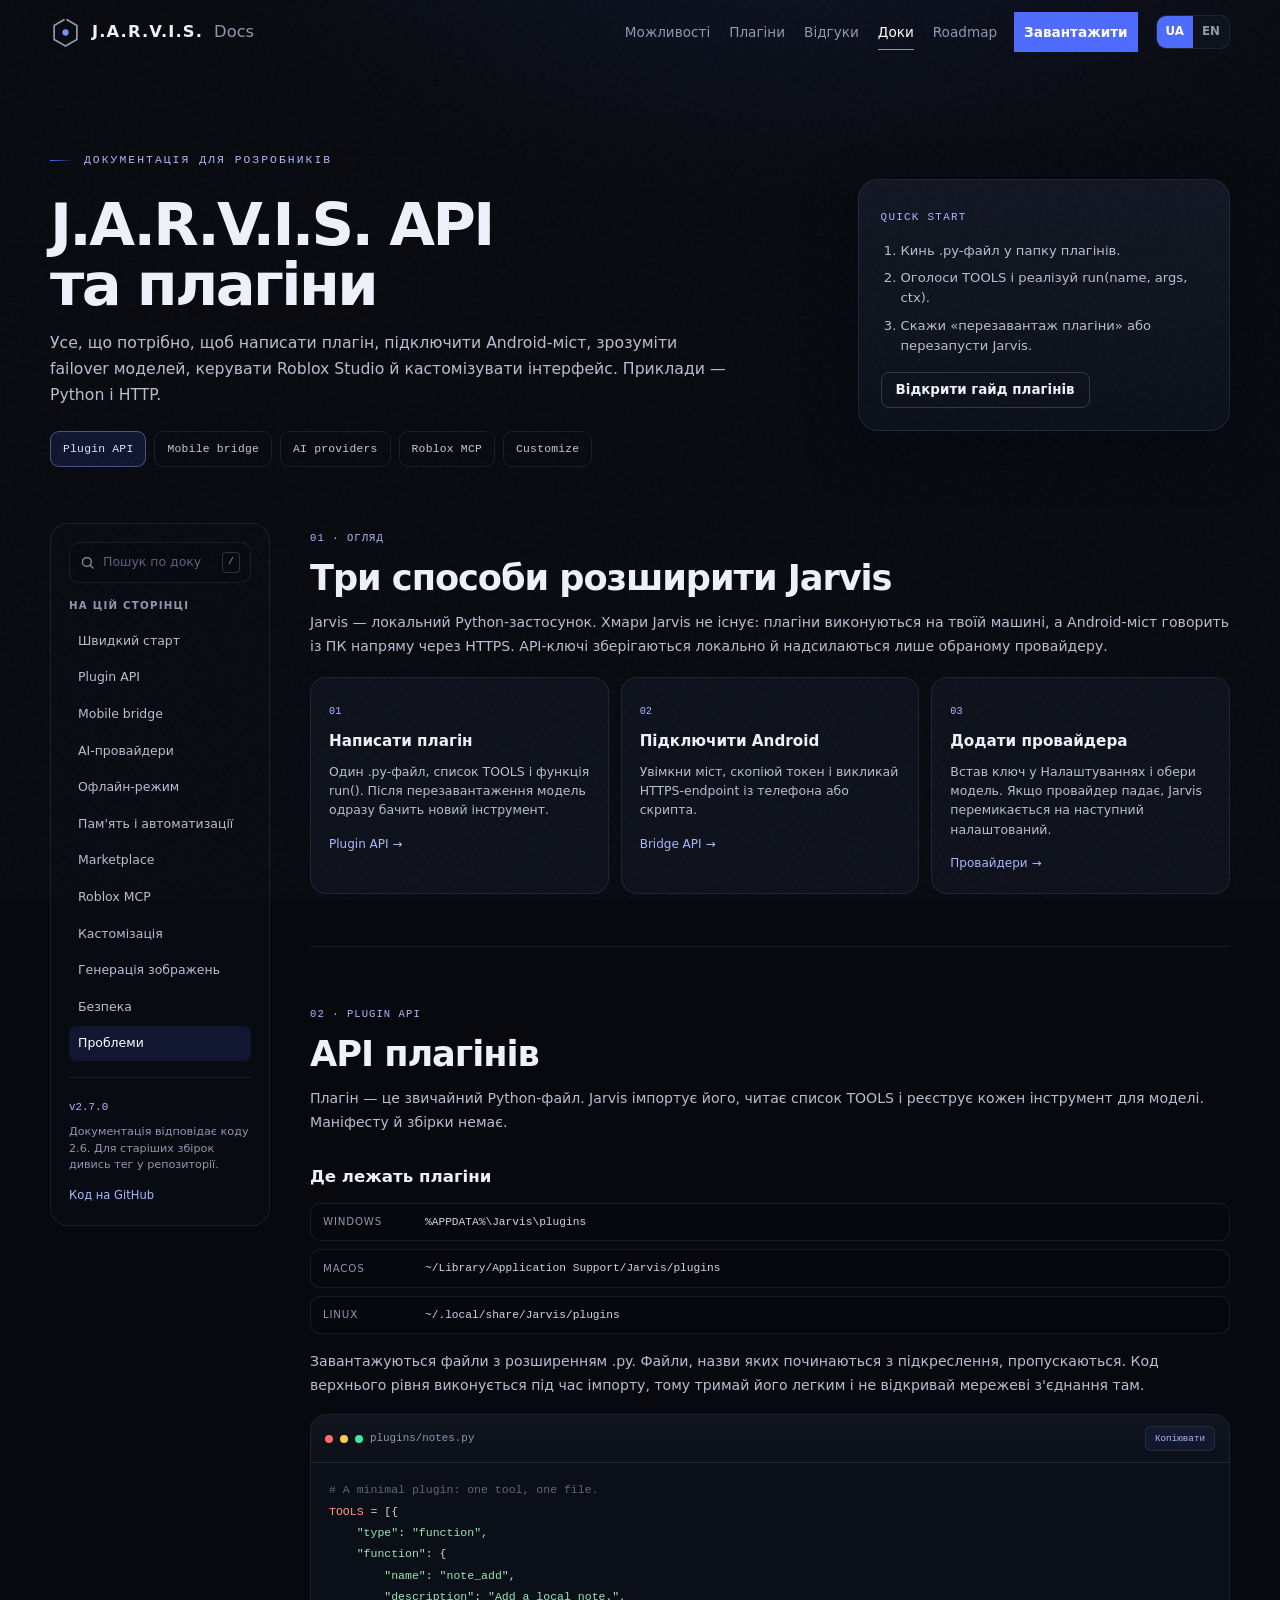
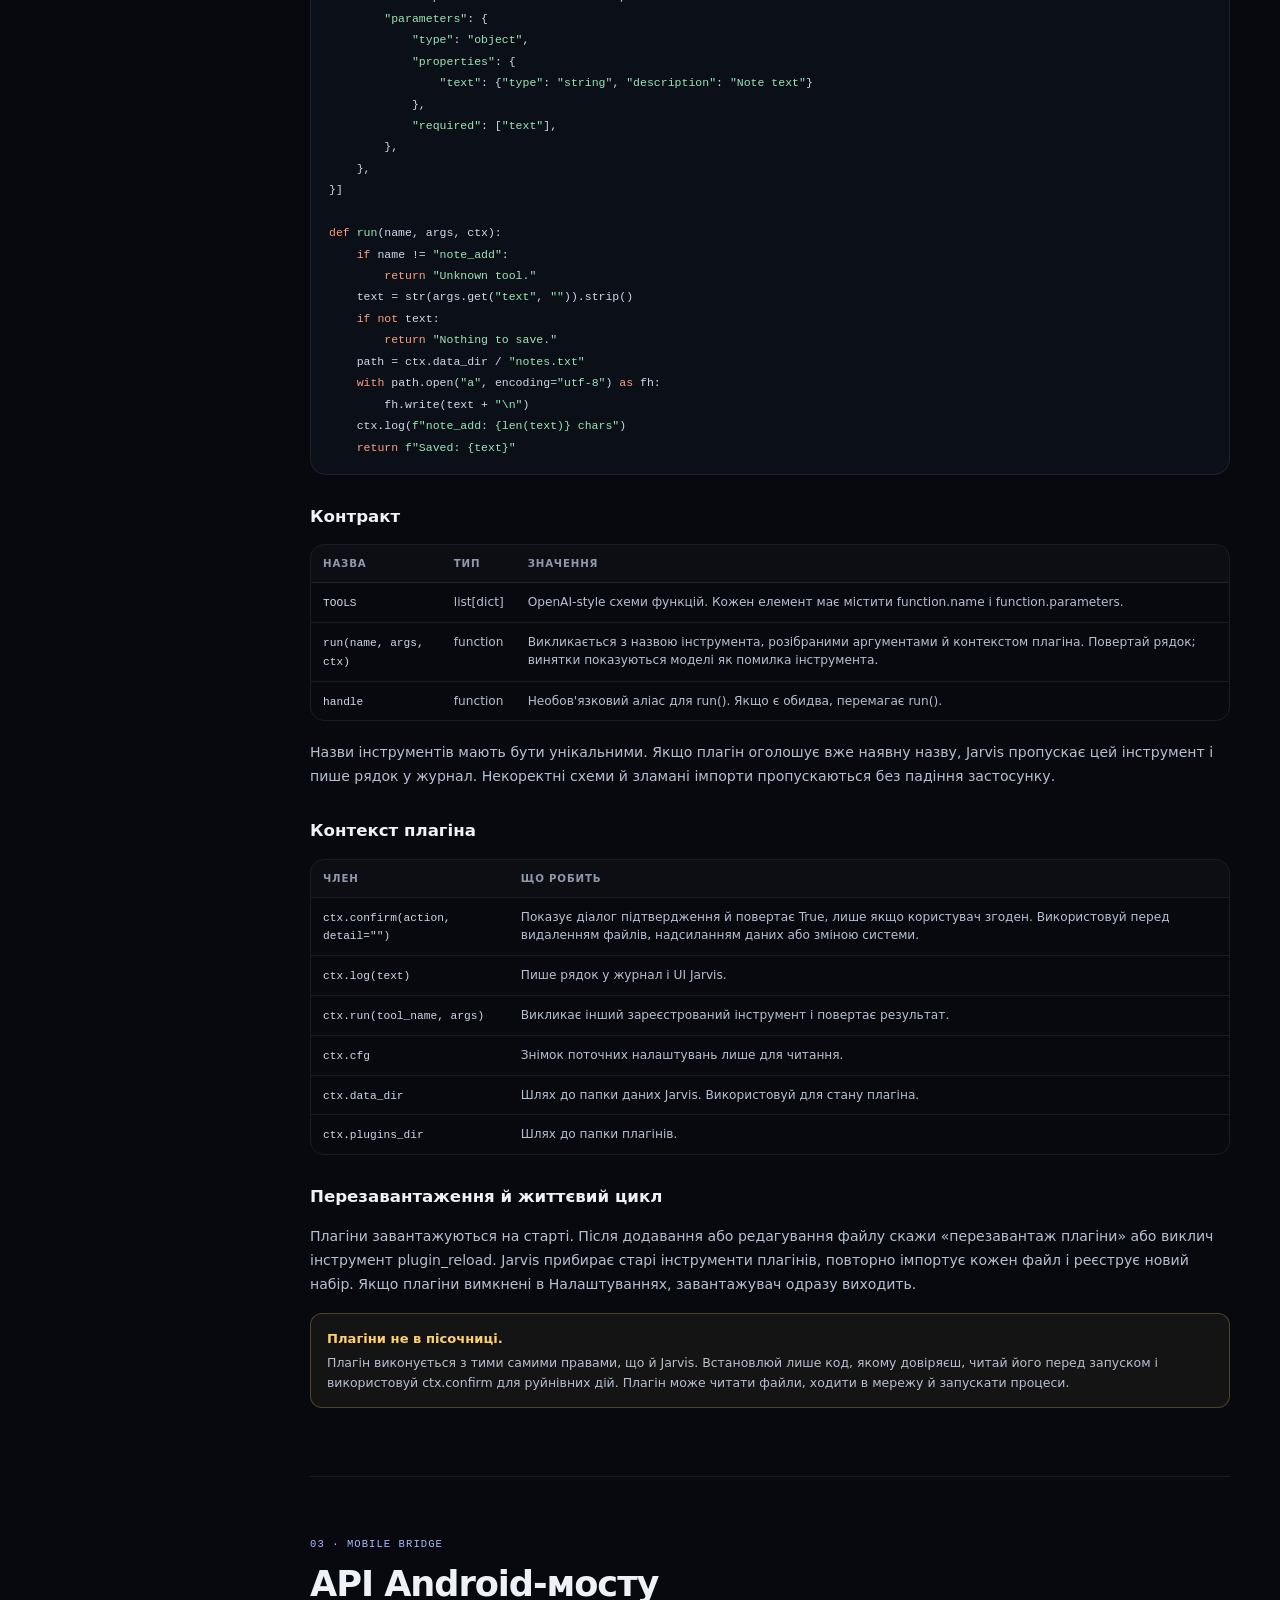
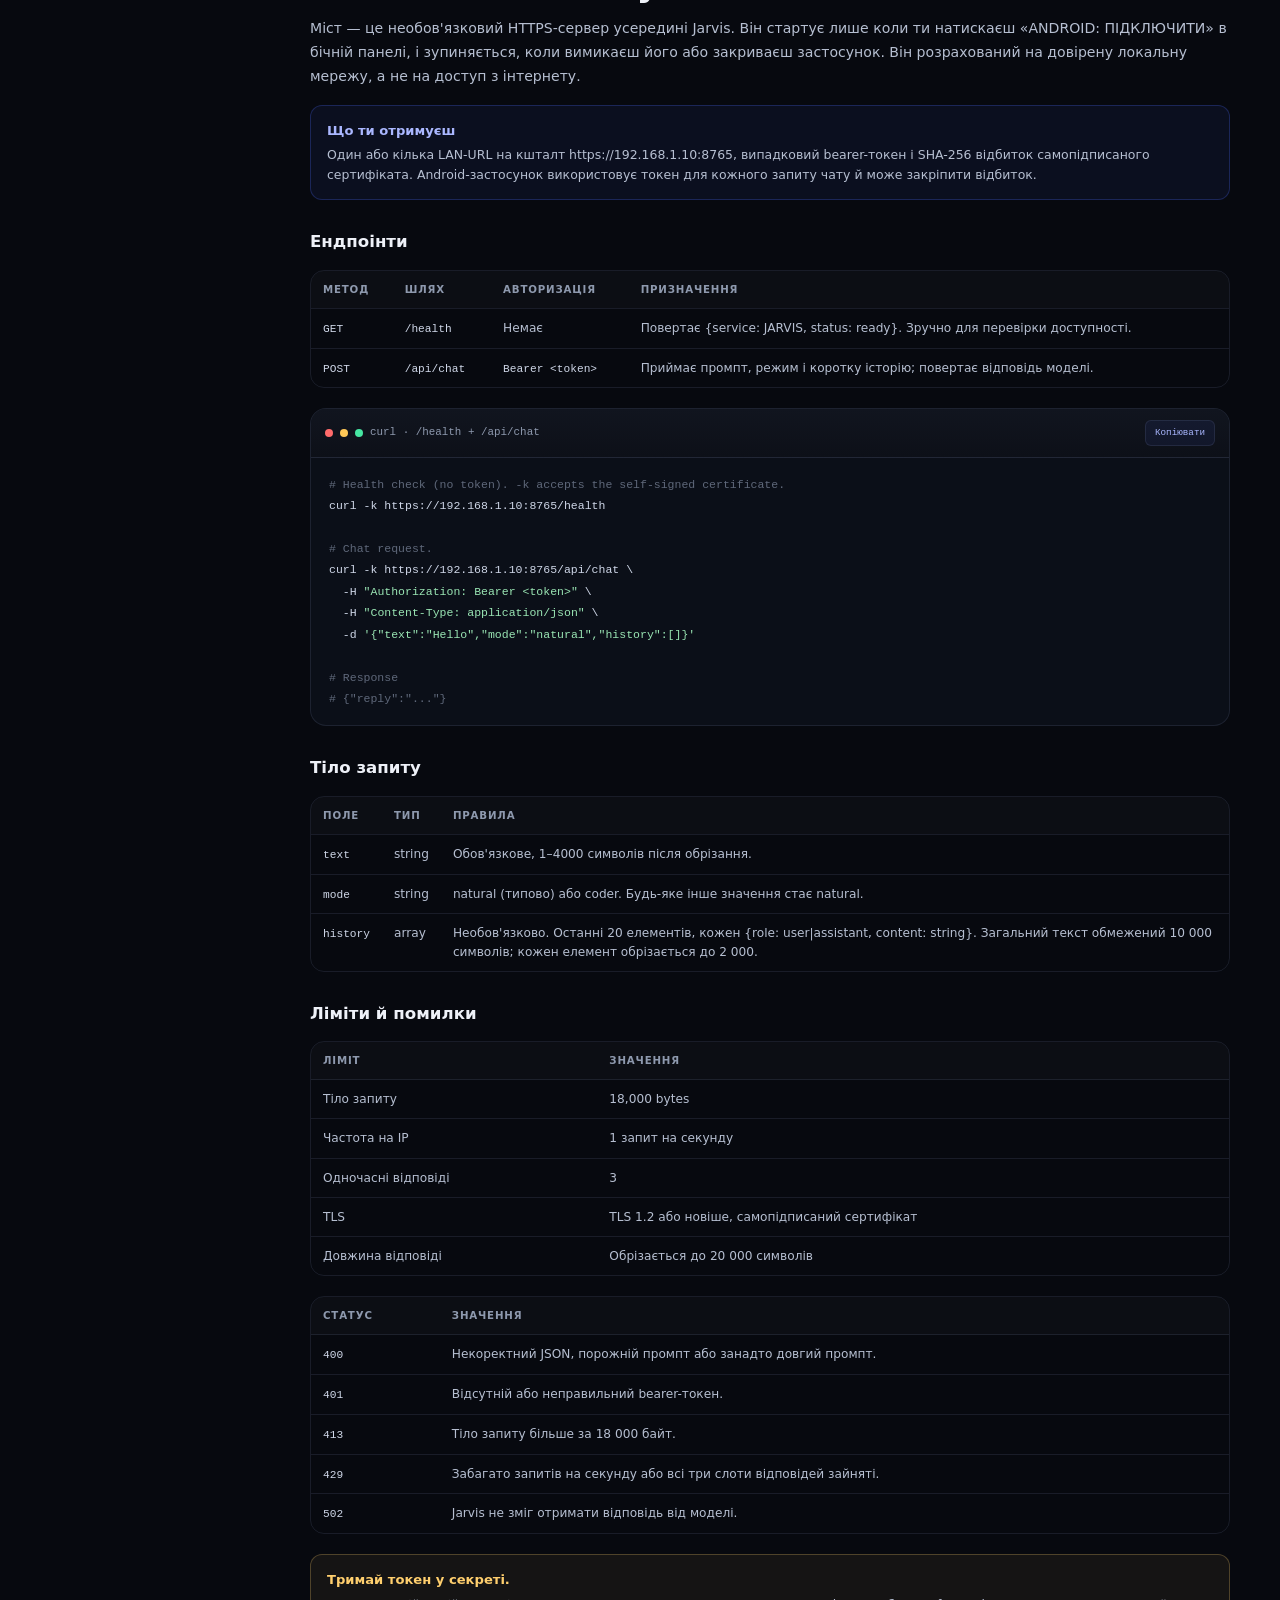
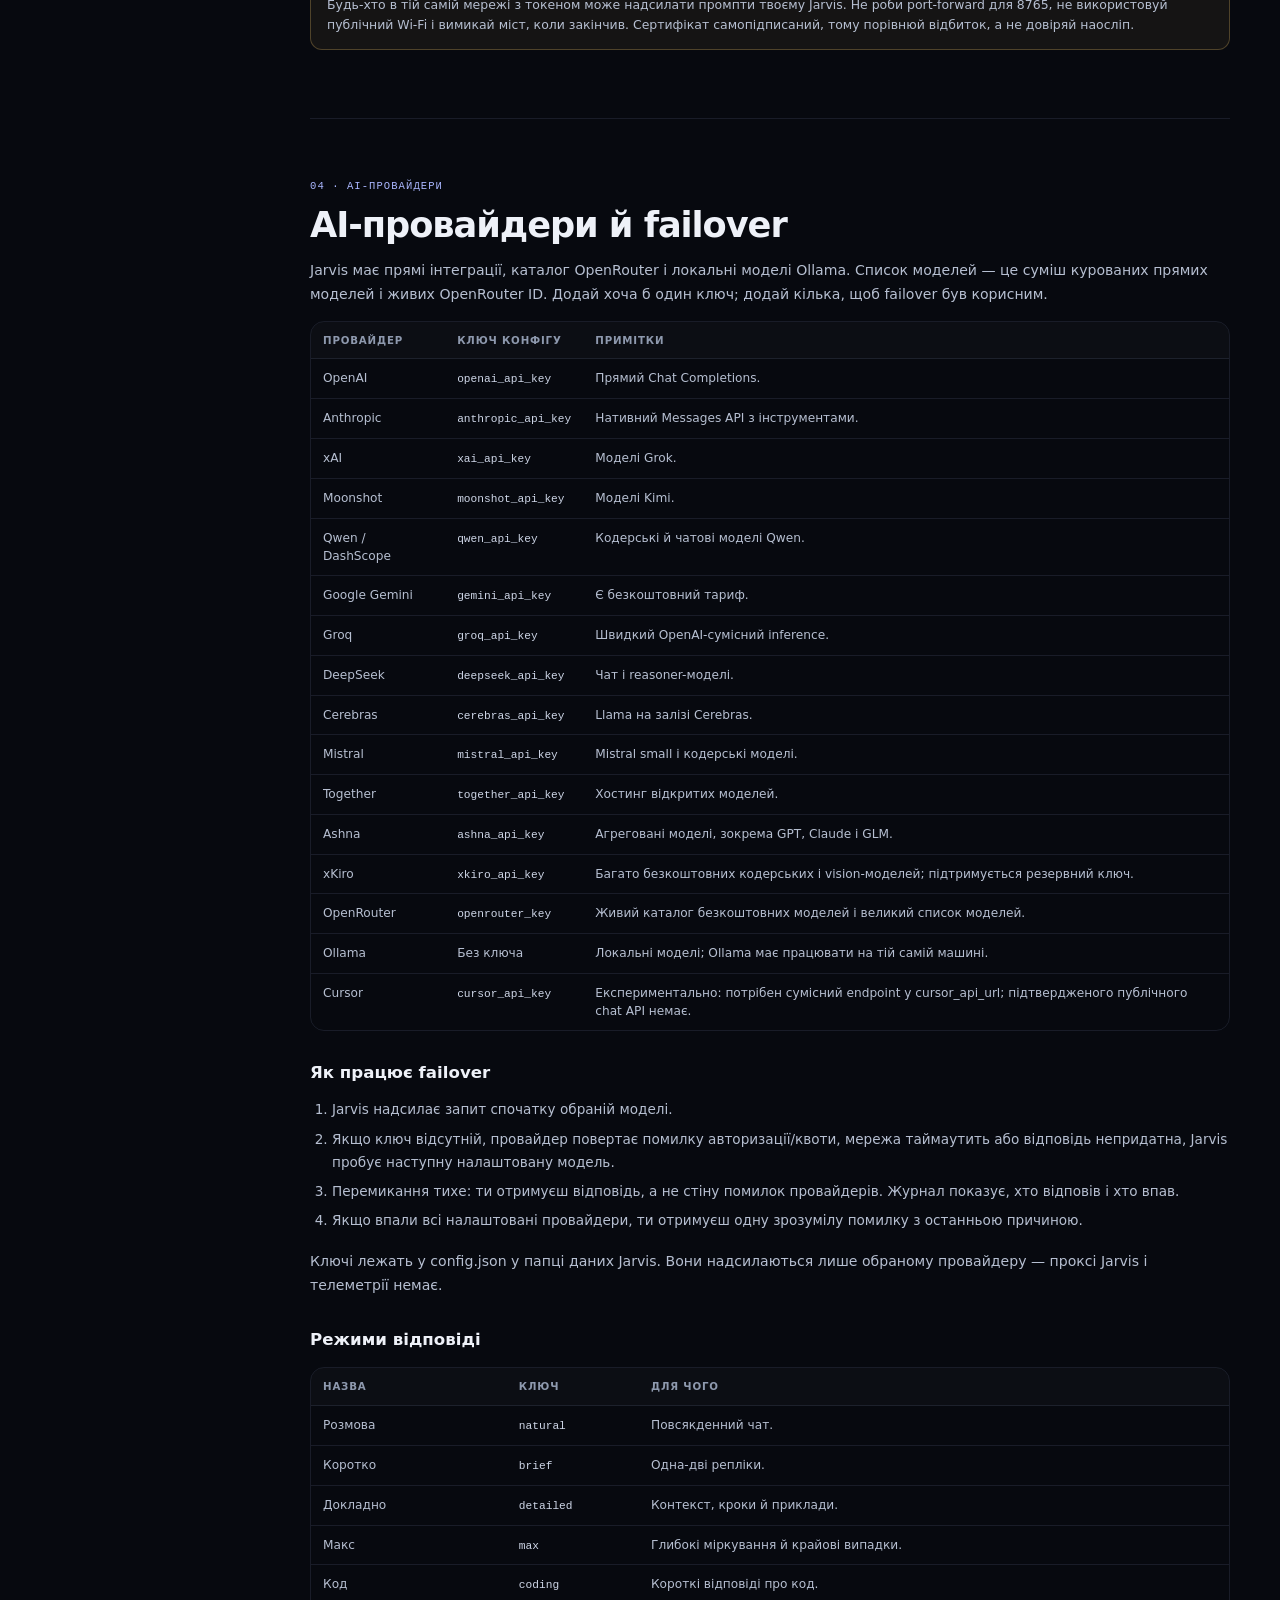
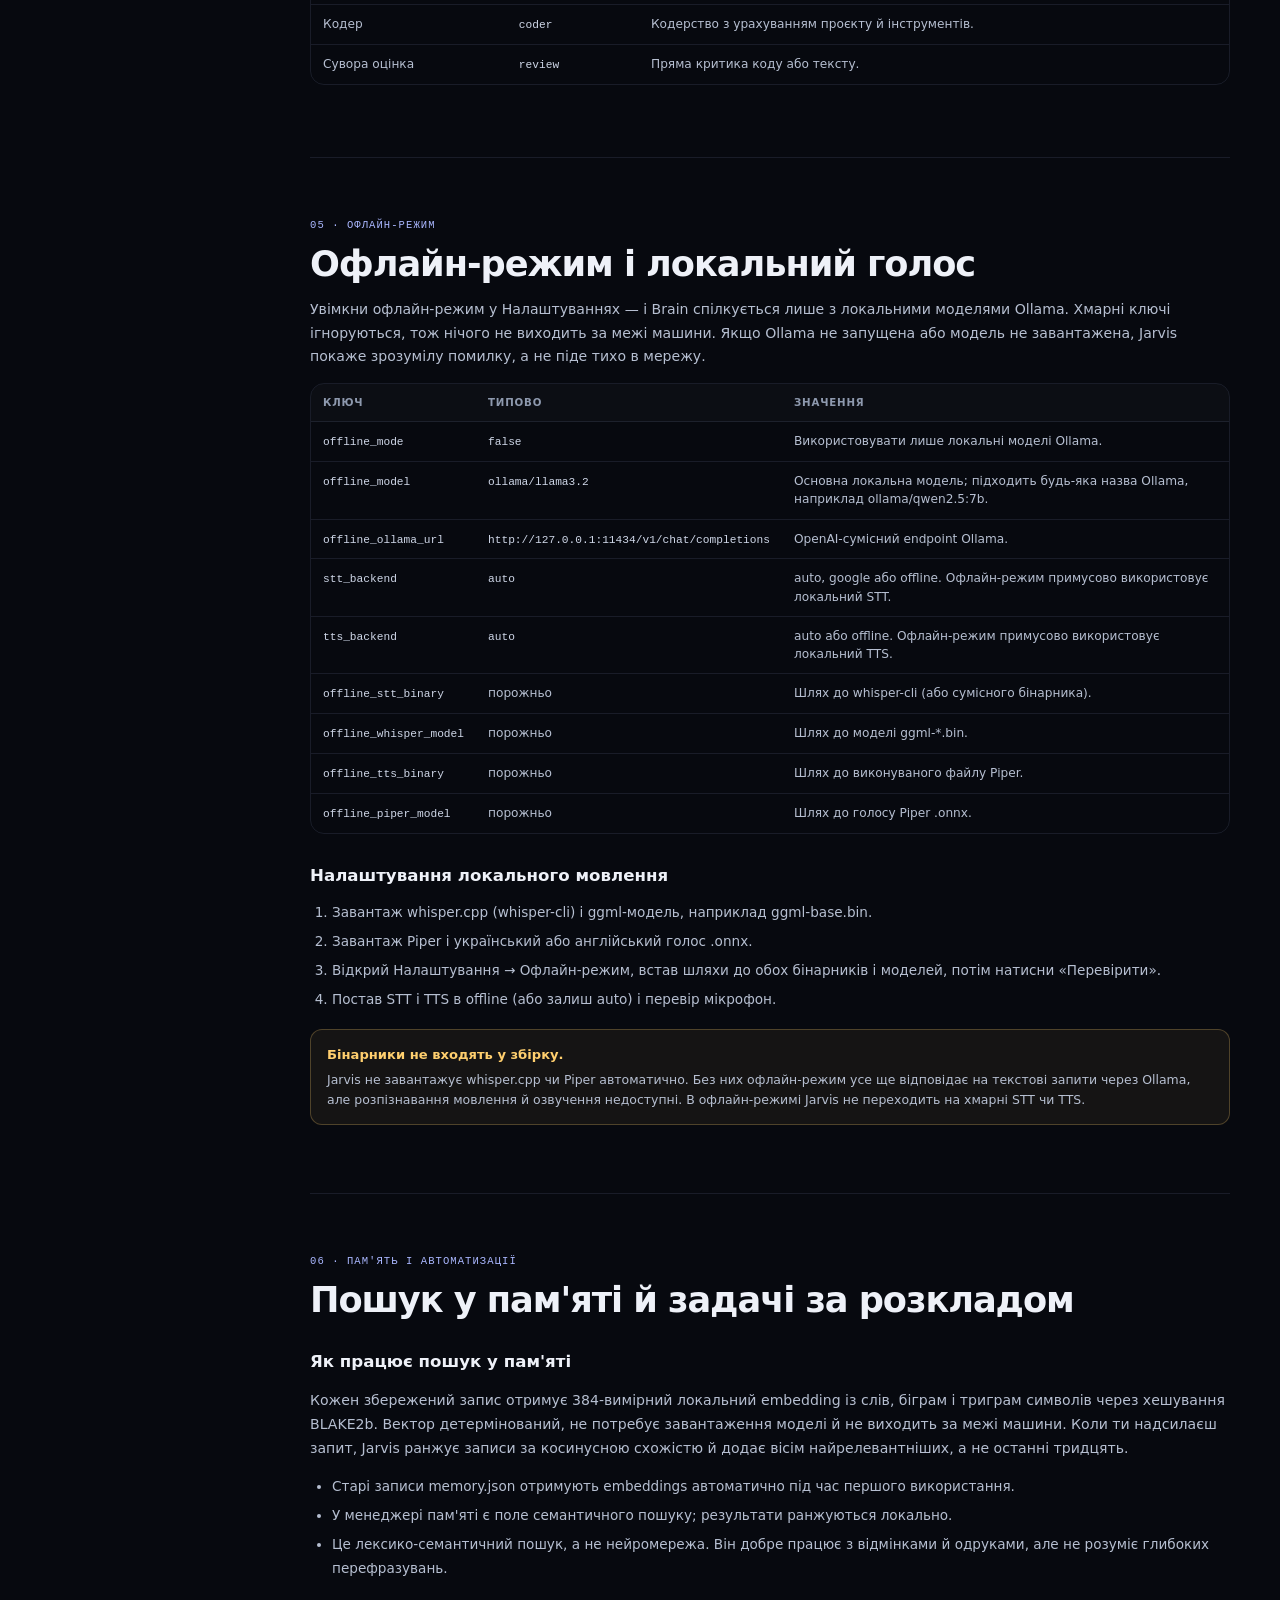
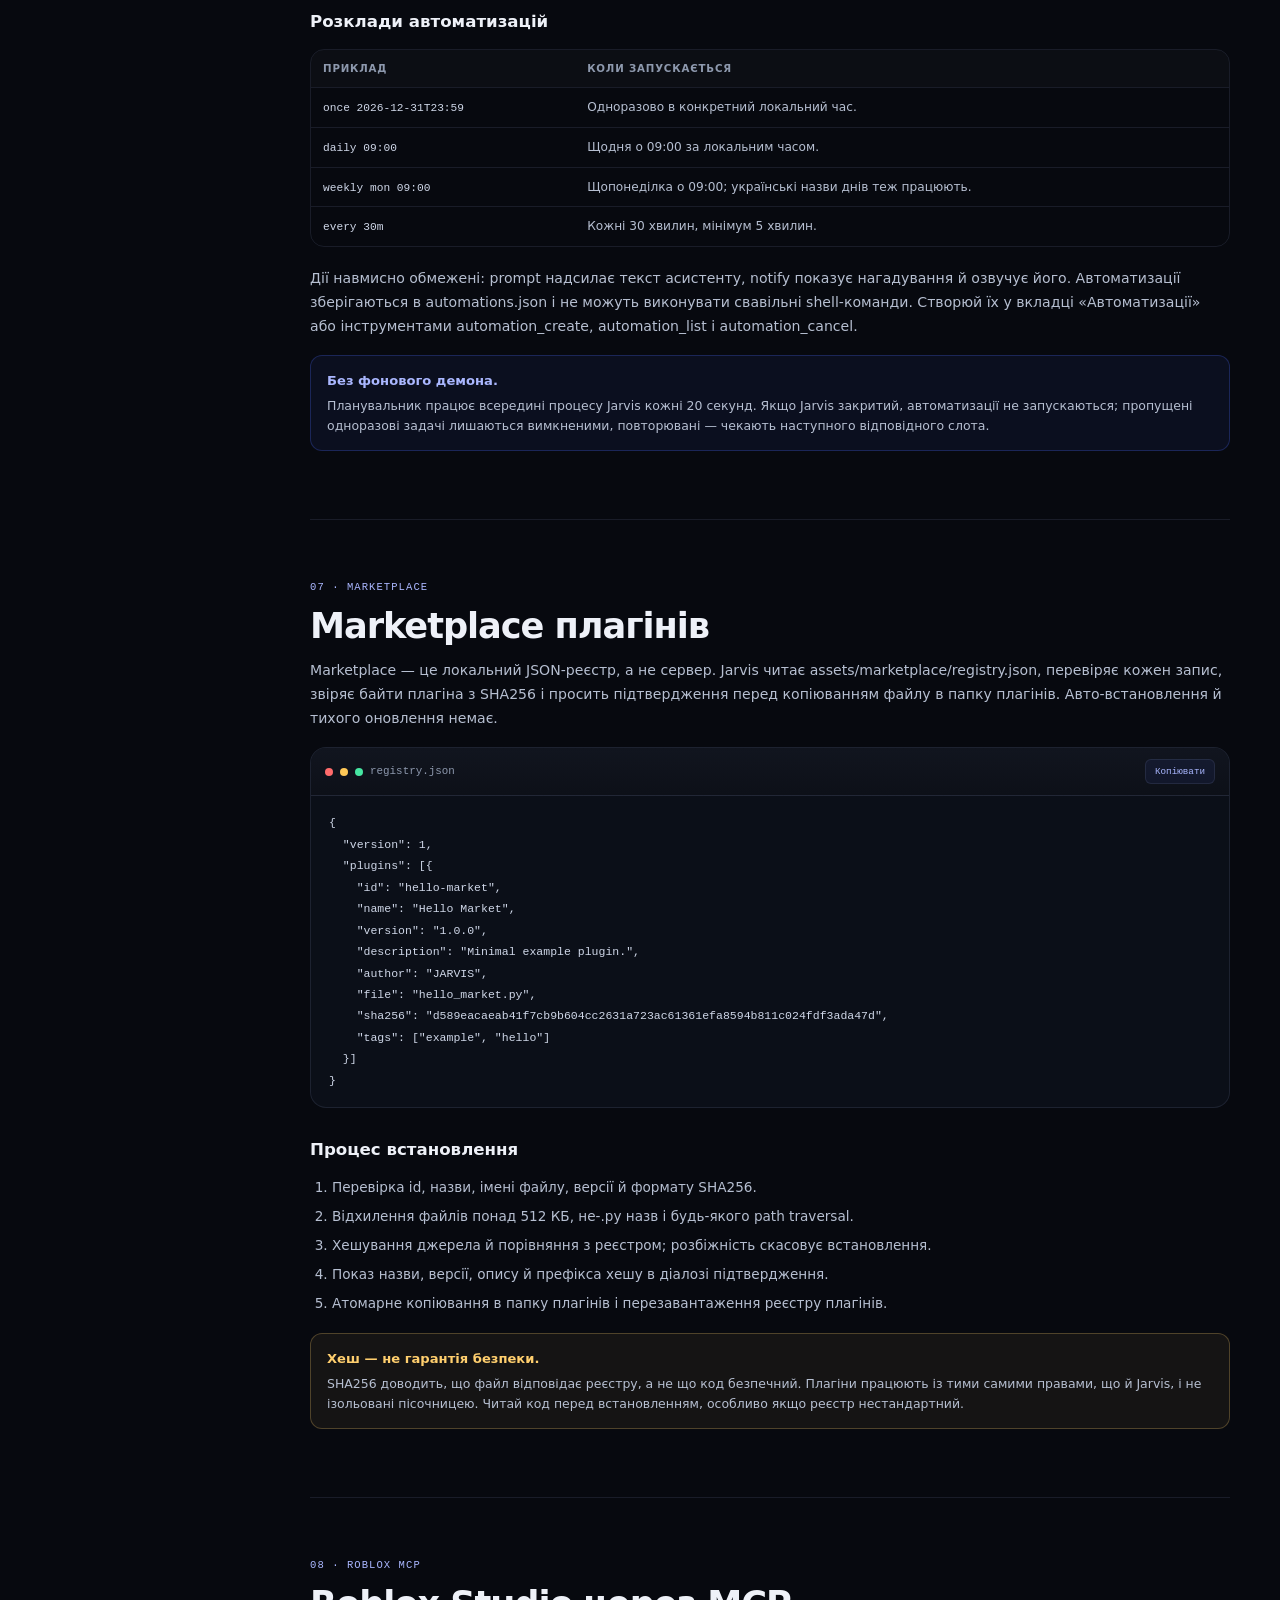
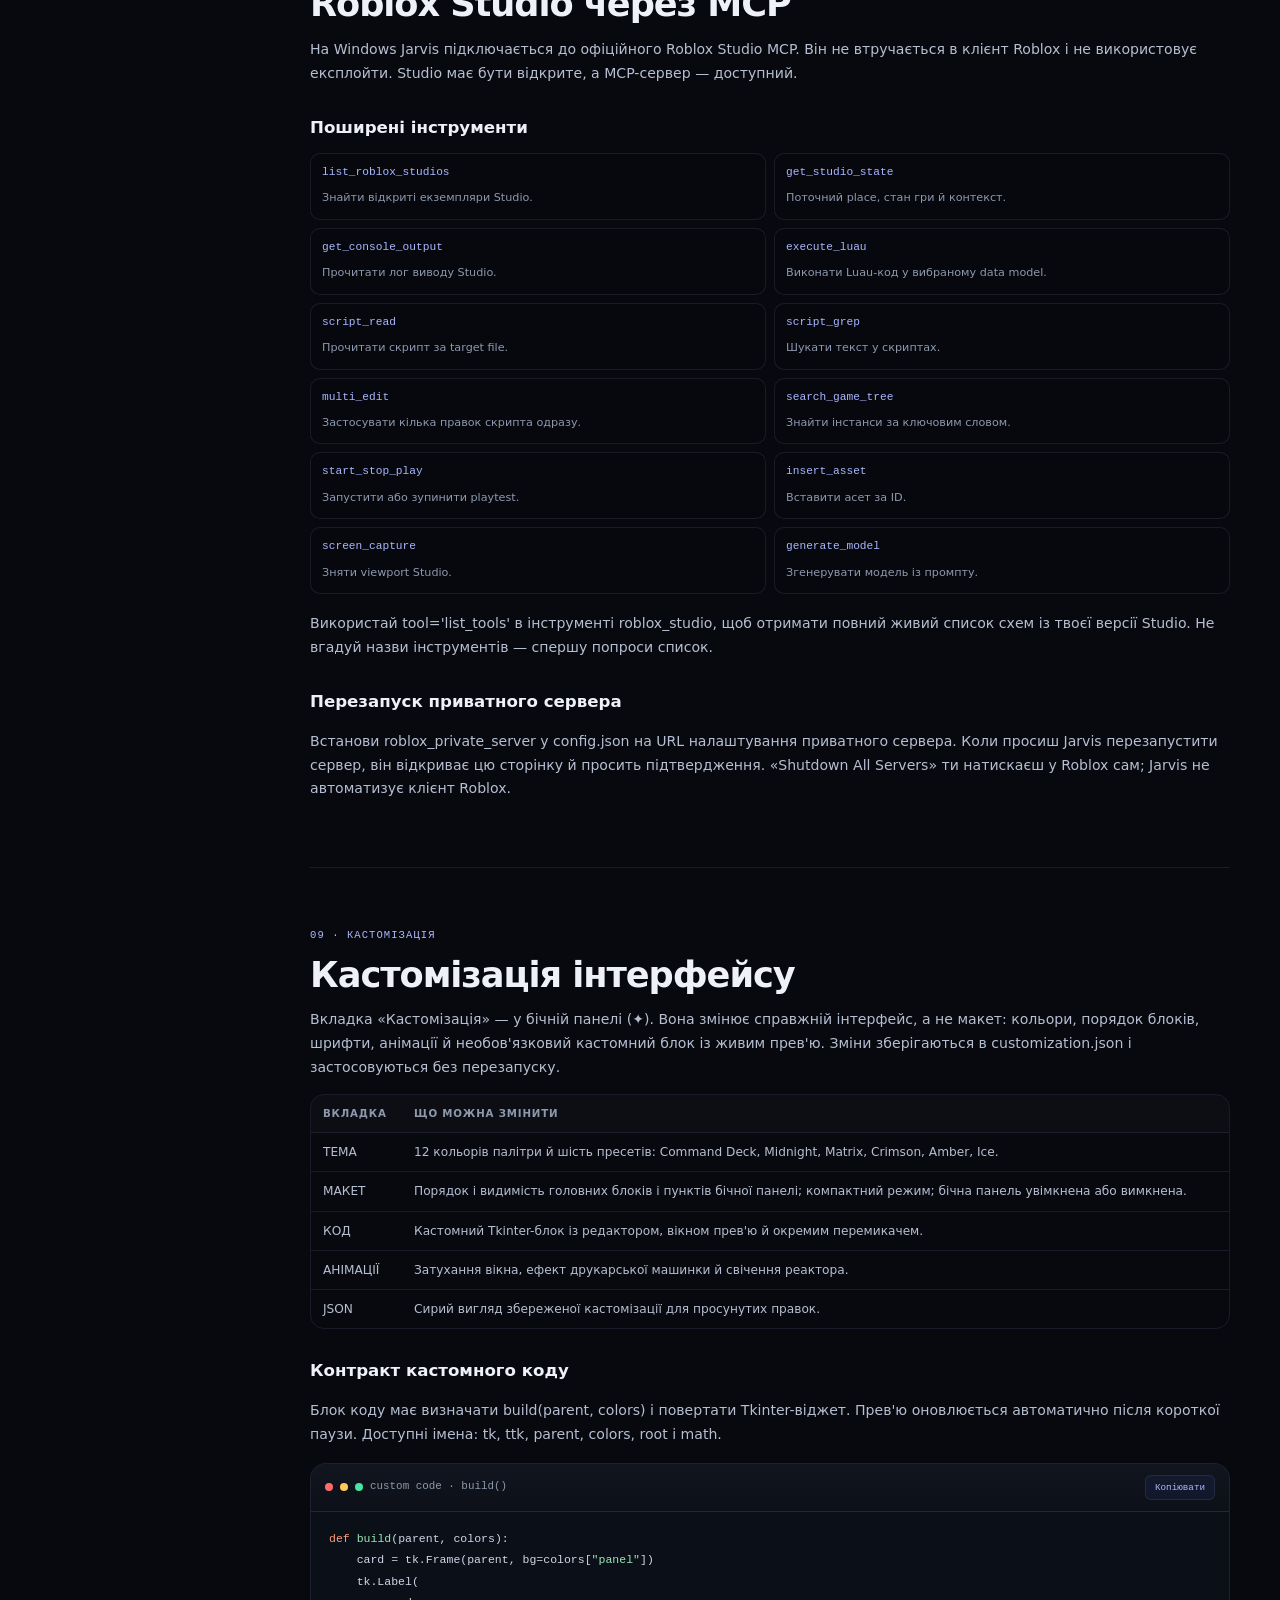
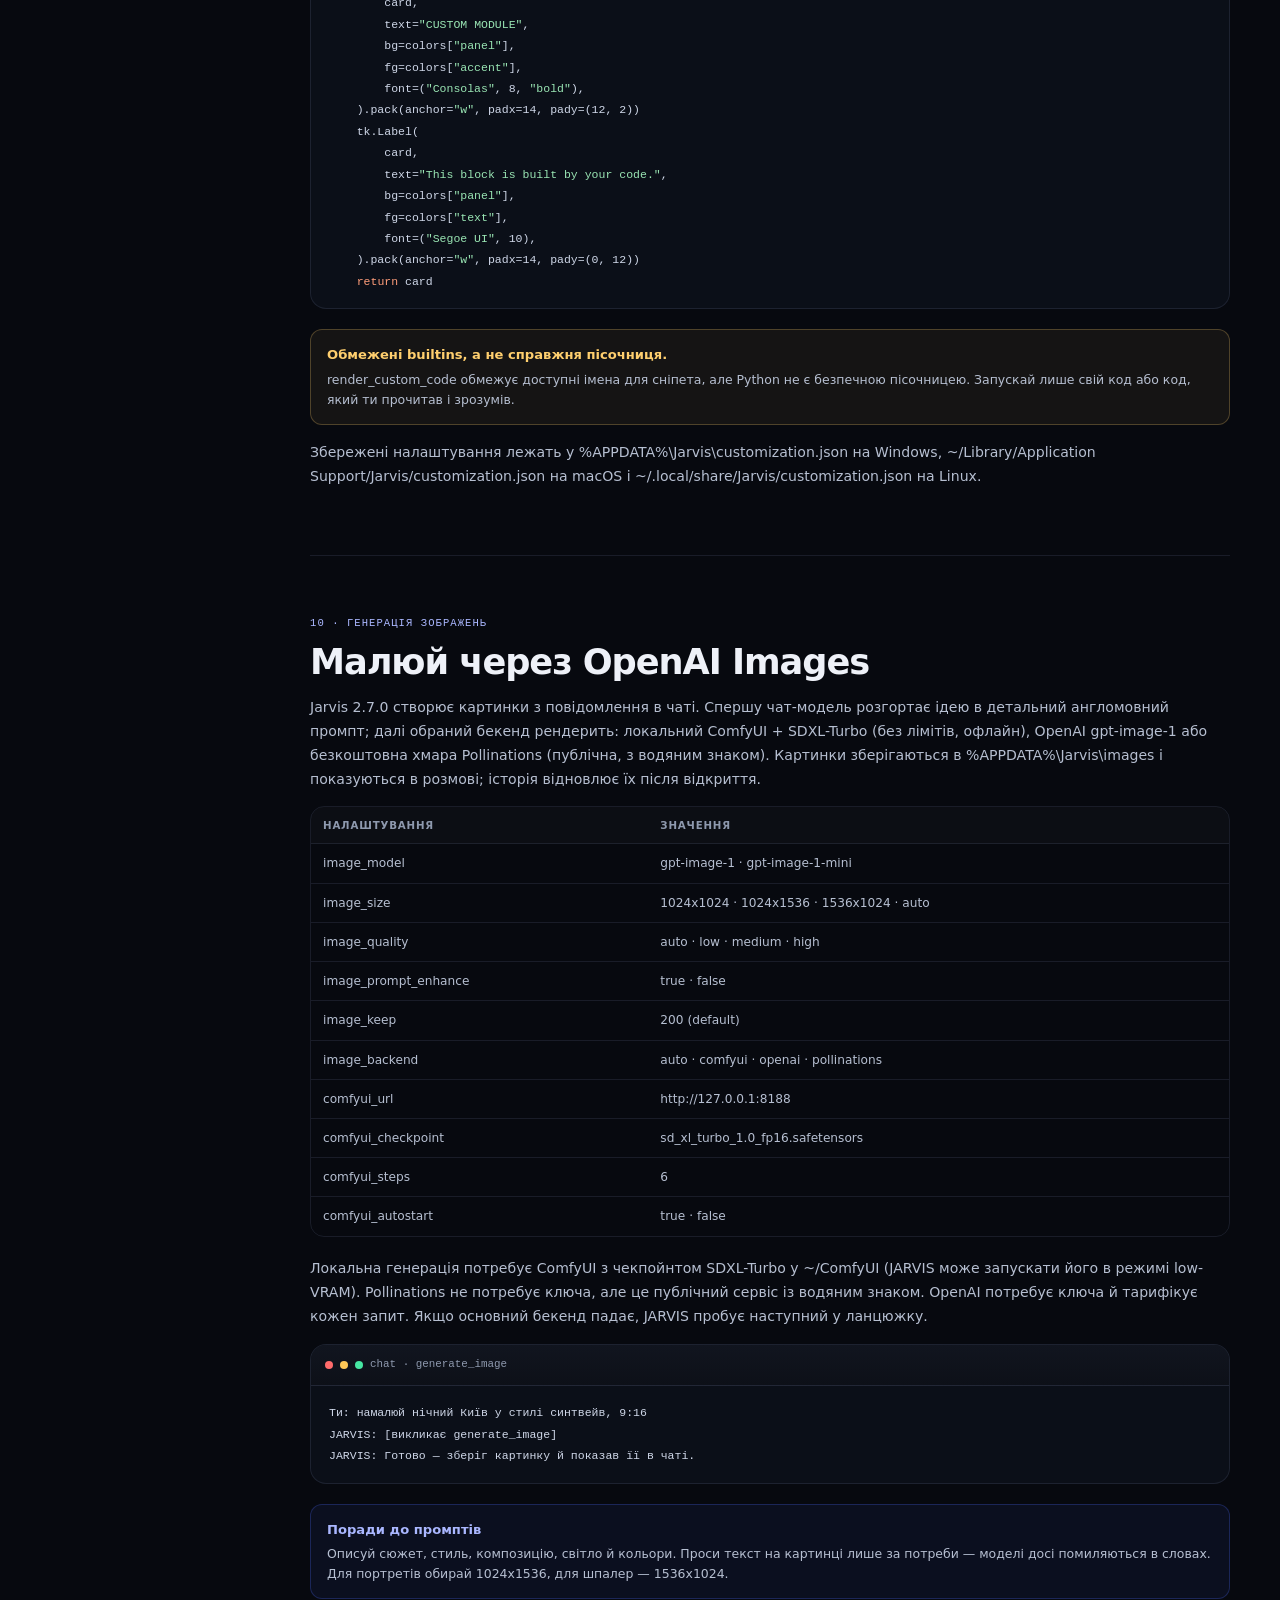
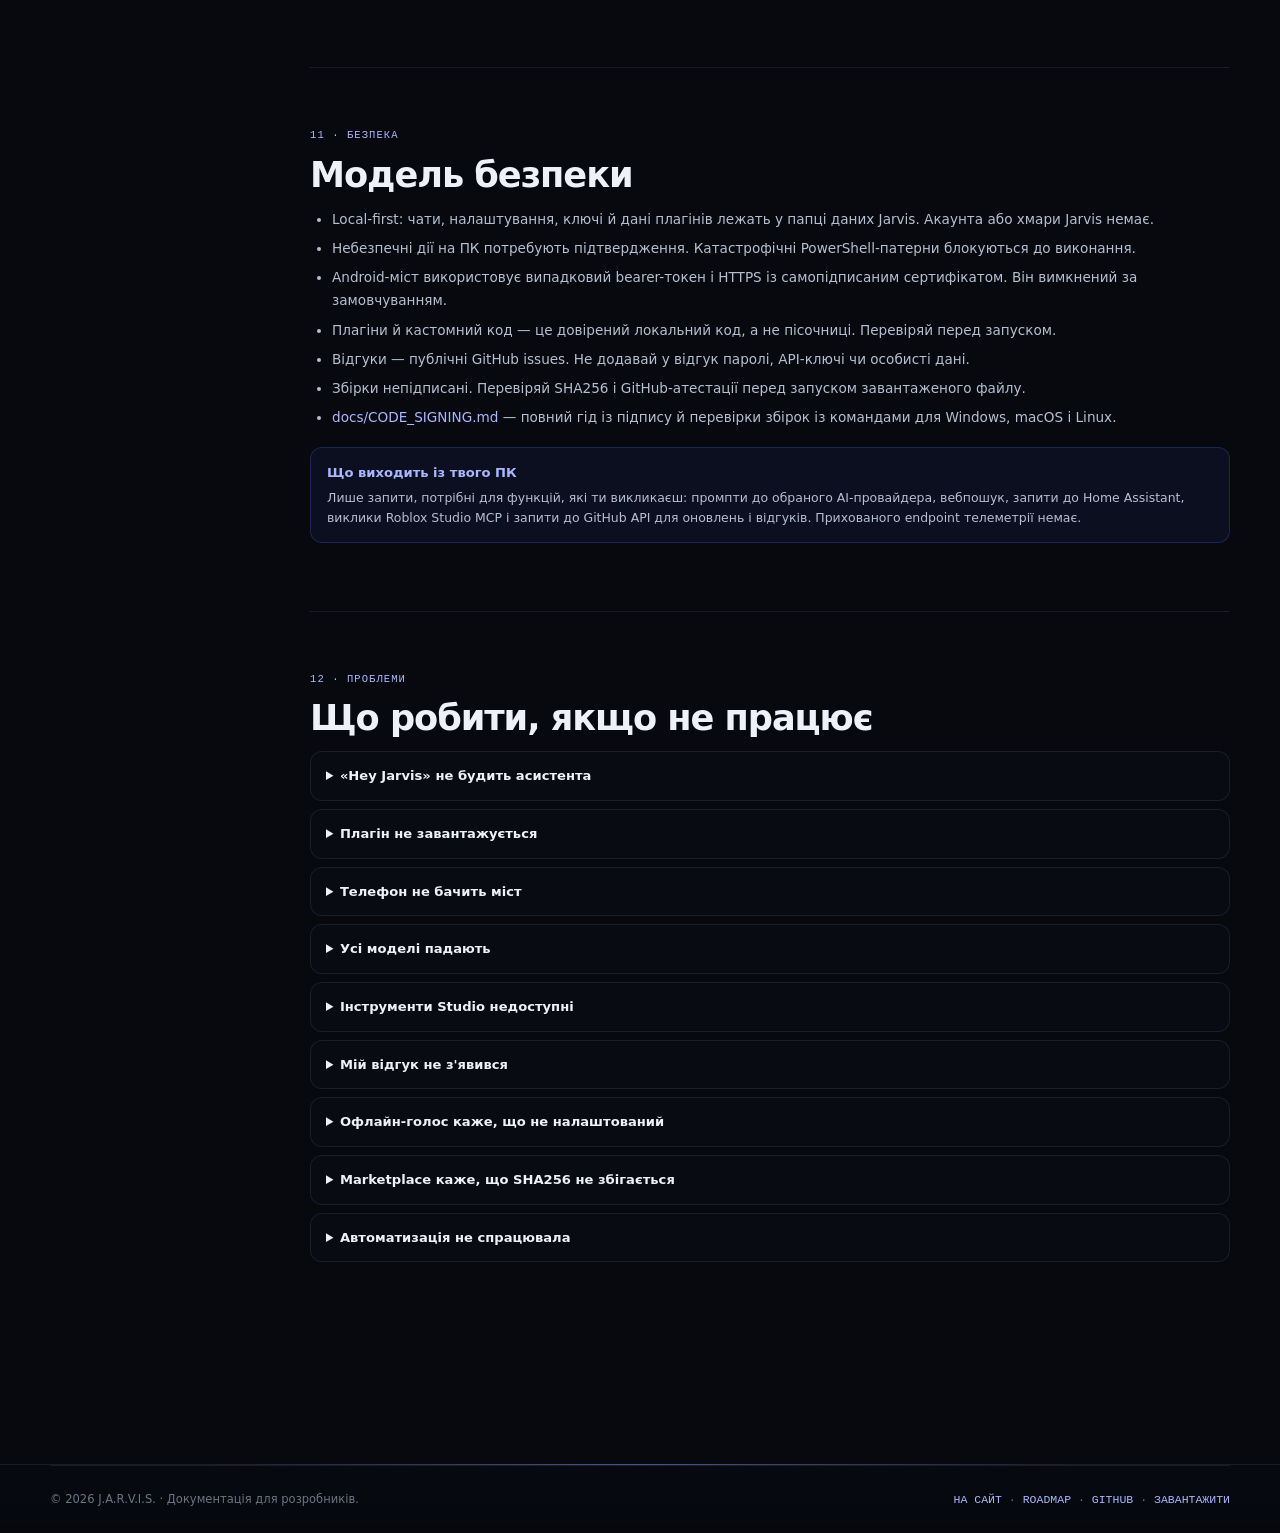
<file: website/docs.html>
<!DOCTYPE html>
<html lang="uk">
<head>
<meta charset="UTF-8">
<meta name="viewport" content="width=device-width, initial-scale=1.0">
<meta name="description" content="J.A.R.V.I.S. developer docs: plugin API, Android bridge, AI providers, Roblox Studio MCP, customization and security.">
<meta name="theme-color" content="#0F1115">
<meta property="og:title" content="J.A.R.V.I.S. — API & plugin docs">
<meta property="og:description" content="Plugin API, Android bridge, AI providers and failover, Roblox Studio MCP, customization and security.">
<meta property="og:image" content="__SITE_URL__/assets/og-cover.png">
<meta property="og:image:width" content="1200">
<meta property="og:image:height" content="630">
<meta property="og:url" content="__SITE_URL__/docs.html">
<meta property="og:type" content="article">
<meta name="twitter:card" content="summary_large_image">
<meta name="twitter:title" content="J.A.R.V.I.S. — API & plugin docs">
<meta name="twitter:description" content="Everything you need to extend JARVIS: plugins, bridge, providers, Roblox MCP and customization.">
<meta name="twitter:image" content="__SITE_URL__/assets/og-cover.png">
<link rel="canonical" href="__SITE_URL__/docs.html">
<link rel="sitemap" type="application/xml" href="sitemap.xml">
<title>J.A.R.V.I.S. — API та плагіни</title>
<link rel="icon" href="assets/favicon.png" type="image/png">
<link rel="stylesheet" href="assets/styles.css">
<link rel="stylesheet" href="assets/docs.css">
<script>document.documentElement.classList.add("js");</script>
</head>
<body class="docs-page">

<div class="bg-fx" aria-hidden="true"></div>

<header class="nav">
  <div class="wrap nav-inner">
    <a class="brand" href="index.html" aria-label="J.A.R.V.I.S. — на головну">
      <span class="brand-mark" aria-hidden="true"><svg viewBox="0 0 128 128" fill="none"><path d="M57.9 11.5 17 35v58l47 27 47-27V35L70.1 11.5" stroke="currentColor" stroke-width="7" stroke-linecap="round" stroke-linejoin="round"/><circle cx="64" cy="64" r="13" fill="currentColor"/></svg></span>
      J.A.R.V.I.S. <span>Docs</span>
    </a>
    <nav class="nav-links" id="navLinks" aria-label="Головна навігація">
      <a href="index.html#features" data-en="Features">Можливості</a>
      <a href="index.html#plugins" data-en="Plugins">Плагіни</a>
      <a href="index.html#reviews" data-en="Reviews">Відгуки</a>
      <a href="docs.html" class="active" data-en="Docs">Доки</a>
      <a href="roadmap.html" data-en="Roadmap">Roadmap</a>
      <a class="btn btn-primary btn-small nav-cta" href="index.html#download" data-en="Download">Завантажити</a>
    </nav>
    <div class="lang-switch" role="group" aria-label="Language">
      <button type="button" data-lang="uk" class="active">UA</button>
      <button type="button" data-lang="en">EN</button>
    </div>
    <button class="menu-btn" id="menuBtn" type="button" aria-label="Меню" aria-expanded="false">☰</button>
  </div>
</header>

<main class="docs-main" id="top">
  <section class="docs-hero">
    <div class="wrap">
      <div class="docs-hero-grid">
        <div>
          <span class="kicker" data-en="Developer docs">Документація для розробників</span>
          <h1 data-en="J.A.R.V.I.S. API &amp; plugins">J.A.R.V.I.S. API та плагіни</h1>
          <p class="docs-lead" data-en="Everything you need to write a plugin, connect the Android bridge, understand model failover, control Roblox Studio and customize the interface. Code examples are Python and HTTP.">Усе, що потрібно, щоб написати плагін, підключити Android-міст, зрозуміти failover моделей, керувати Roblox Studio й кастомізувати інтерфейс. Приклади — Python і HTTP.</p>
          <div class="docs-chips">
            <span class="chip hot">Plugin API</span>
            <span class="chip">Mobile bridge</span>
            <span class="chip">AI providers</span>
            <span class="chip">Roblox MCP</span>
            <span class="chip">Customize</span>
          </div>
        </div>
        <aside class="docs-hero-card">
          <span class="mono">QUICK START</span>
          <ol>
            <li data-en="Drop a .py file into the plugins folder.">Кинь .py-файл у папку плагінів.</li>
            <li data-en="Declare TOOLS and implement run(name, args, ctx).">Оголоси TOOLS і реалізуй run(name, args, ctx).</li>
            <li data-en="Say «перезавантаж плагіни» or restart Jarvis.">Скажи «перезавантаж плагіни» або перезапусти Jarvis.</li>
          </ol>
          <a class="btn btn-ghost btn-small" href="#plugins" data-en="Open the plugin guide">Відкрити гайд плагінів</a>
        </aside>
      </div>
    </div>
  </section>

  <div class="wrap docs-layout">
    <aside class="docs-sidebar" aria-label="Зміст документації">
      <label class="docs-search" for="docsSearch">
        <svg width="15" height="15" viewBox="0 0 24 24" fill="none" stroke="currentColor" stroke-width="2" stroke-linecap="round" stroke-linejoin="round" aria-hidden="true"><circle cx="11" cy="11" r="7"/><line x1="21" y1="21" x2="16.65" y2="16.65"/></svg>
        <input id="docsSearch" type="search" placeholder="Пошук по документації…" data-en-placeholder="Search the docs…" autocomplete="off" spellcheck="false" aria-label="Пошук по документації">
        <kbd>/</kbd>
      </label>
      <p class="docs-search-status" id="docsSearchStatus" role="status" hidden></p>
      <span class="docs-sidebar-title" data-en="On this page">На цій сторінці</span>
      <nav class="docs-toc">
        <a href="#quickstart" data-en="Quick start">Швидкий старт</a>
        <a href="#plugins" data-en="Plugin API">Plugin API</a>
        <a href="#bridge" data-en="Mobile bridge">Mobile bridge</a>
        <a href="#providers" data-en="AI providers">AI-провайдери</a>
        <a href="#offline" data-en="Offline mode">Офлайн-режим</a>
        <a href="#automations" data-en="Memory &amp; automations">Пам'ять і автоматизації</a>
        <a href="#marketplace" data-en="Marketplace">Marketplace</a>
        <a href="#roblox" data-en="Roblox MCP">Roblox MCP</a>
        <a href="#customize" data-en="Customize">Кастомізація</a>
        <a href="#images" data-en="Image generation">Генерація зображень</a>
        <a href="#security" data-en="Security">Безпека</a>
        <a href="#troubleshooting" data-en="Troubleshooting">Проблеми</a>
      </nav>
      <div class="docs-sidebar-note">
        <span class="mono">v2.7.0</span>
        <p data-en="Docs match the 2.6 codebase. For older builds, check the repository tag.">Документація відповідає коду 2.6. Для старіших збірок дивись тег у репозиторії.</p>
        <a href="https://github.com/__GITHUB_REPOSITORY__" target="_blank" rel="noopener" data-en="Source on GitHub">Код на GitHub</a>
      </div>
    </aside>

    <div class="docs-content">
      <section id="quickstart" class="docs-section">
        <span class="docs-kicker" data-en="01 · Overview">01 · Огляд</span>
        <h2 data-en="Three ways to extend Jarvis">Три способи розширити Jarvis</h2>
        <p data-en="Jarvis is a local Python desktop app. There is no Jarvis cloud: plugins run on your machine, and the Android bridge talks directly to your PC over HTTPS. Your API keys are stored locally and sent only to the provider you choose.">Jarvis — локальний Python-застосунок. Хмари Jarvis не існує: плагіни виконуються на твоїй машині, а Android-міст говорить із ПК напряму через HTTPS. API-ключі зберігаються локально й надсилаються лише обраному провайдеру.</p>
        <div class="docs-cards">
          <article class="docs-card">
            <span class="docs-card-num">01</span>
            <h3 data-en="Write a plugin">Написати плагін</h3>
            <p data-en="One .py file, a TOOLS list and a run() function. The model sees the new tool immediately after reload.">Один .py-файл, список TOOLS і функція run(). Після перезавантаження модель одразу бачить новий інструмент.</p>
            <a href="#plugins" data-en="Plugin API →">Plugin API →</a>
          </article>
          <article class="docs-card">
            <span class="docs-card-num">02</span>
            <h3 data-en="Connect Android">Підключити Android</h3>
            <p data-en="Enable the bridge, copy the token and call the HTTPS endpoint from your phone or a script.">Увімкни міст, скопіюй токен і викликай HTTPS-endpoint із телефона або скрипта.</p>
            <a href="#bridge" data-en="Bridge API →">Bridge API →</a>
          </article>
          <article class="docs-card">
            <span class="docs-card-num">03</span>
            <h3 data-en="Add a provider">Додати провайдера</h3>
            <p data-en="Paste a key in Settings and pick a model. If one provider fails, Jarvis switches to the next configured one.">Встав ключ у Налаштуваннях і обери модель. Якщо провайдер падає, Jarvis перемикається на наступний налаштований.</p>
            <a href="#providers" data-en="Providers →">Провайдери →</a>
          </article>
        </div>
      </section>

      <section id="plugins" class="docs-section">
        <span class="docs-kicker" data-en="02 · Plugin API">02 · Plugin API</span>
        <h2 data-en="Plugin API">API плагінів</h2>
        <p data-en="A plugin is a plain Python file. Jarvis imports it, reads its TOOLS list and registers every tool with the model. There is no manifest and no build step.">Плагін — це звичайний Python-файл. Jarvis імпортує його, читає список TOOLS і реєструє кожен інструмент для моделі. Маніфесту й збірки немає.</p>

        <h3 data-en="Where plugins live">Де лежать плагіни</h3>
        <div class="docs-paths">
          <div><span>Windows</span><code>%APPDATA%\Jarvis\plugins</code></div>
          <div><span>macOS</span><code>~/Library/Application Support/Jarvis/plugins</code></div>
          <div><span>Linux</span><code>~/.local/share/Jarvis/plugins</code></div>
        </div>
        <p data-en="Files ending in .py are loaded. Files whose names start with an underscore are skipped. Top-level code runs at import time, so keep it light and do not open network connections there.">Завантажуються файли з розширенням .py. Файли, назви яких починаються з підкреслення, пропускаються. Код верхнього рівня виконується під час імпорту, тому тримай його легким і не відкривай мережеві з'єднання там.</p>

        <div class="docs-code">
          <div class="code-head">
            <span class="frame-dot red"></span><span class="frame-dot yellow"></span><span class="frame-dot green"></span>
            plugins/notes.py
            <button class="code-copy" type="button" data-copy="pluginExample" data-en="Copy">Копіювати</button>
          </div>
<pre><code id="pluginExample"><span class="c"># A minimal plugin: one tool, one file.</span>
<span class="k">TOOLS</span> = [{
    <span class="s">"type"</span>: <span class="s">"function"</span>,
    <span class="s">"function"</span>: {
        <span class="s">"name"</span>: <span class="s">"note_add"</span>,
        <span class="s">"description"</span>: <span class="s">"Add a local note."</span>,
        <span class="s">"parameters"</span>: {
            <span class="s">"type"</span>: <span class="s">"object"</span>,
            <span class="s">"properties"</span>: {
                <span class="s">"text"</span>: {<span class="s">"type"</span>: <span class="s">"string"</span>, <span class="s">"description"</span>: <span class="s">"Note text"</span>}
            },
            <span class="s">"required"</span>: [<span class="s">"text"</span>],
        },
    },
}]

<span class="k">def</span> <span class="s">run</span>(name, args, ctx):
    <span class="k">if</span> name != <span class="s">"note_add"</span>:
        <span class="k">return</span> <span class="s">"Unknown tool."</span>
    text = str(args.get(<span class="s">"text"</span>, <span class="s">""</span>)).strip()
    <span class="k">if</span> <span class="k">not</span> text:
        <span class="k">return</span> <span class="s">"Nothing to save."</span>
    path = ctx.data_dir / <span class="s">"notes.txt"</span>
    <span class="k">with</span> path.open(<span class="s">"a"</span>, encoding=<span class="s">"utf-8"</span>) <span class="k">as</span> fh:
        fh.write(text + <span class="s">"\n"</span>)
    ctx.log(<span class="s">f"note_add: {len(text)} chars"</span>)
    <span class="k">return</span> <span class="s">f"Saved: {text}"</span></code></pre>
        </div>

        <h3 data-en="Contract">Контракт</h3>
        <div class="docs-table-wrap">
          <table class="docs-table">
            <thead><tr><th data-en="Name">Назва</th><th data-en="Type">Тип</th><th data-en="Meaning">Значення</th></tr></thead>
            <tbody>
              <tr><td><code>TOOLS</code></td><td>list[dict]</td><td data-en="OpenAI-style function schemas. Every item must contain function.name and function.parameters.">OpenAI-style схеми функцій. Кожен елемент має містити function.name і function.parameters.</td></tr>
              <tr><td><code>run(name, args, ctx)</code></td><td>function</td><td data-en="Called with the tool name, parsed arguments and the plugin context. Return a string; exceptions are shown to the model as tool errors.">Викликається з назвою інструмента, розібраними аргументами й контекстом плагіна. Повертай рядок; винятки показуються моделі як помилка інструмента.</td></tr>
              <tr><td><code>handle</code></td><td>function</td><td data-en="Optional alias for run(). If both exist, run() wins.">Необов'язковий аліас для run(). Якщо є обидва, перемагає run().</td></tr>
            </tbody>
          </table>
        </div>
        <p data-en="Tool names must be unique. If a plugin declares a name that already exists, Jarvis skips that tool and writes a line to the log. Invalid schemas and broken imports are skipped without crashing the app.">Назви інструментів мають бути унікальними. Якщо плагін оголошує вже наявну назву, Jarvis пропускає цей інструмент і пише рядок у журнал. Некоректні схеми й зламані імпорти пропускаються без падіння застосунку.</p>

        <h3 data-en="Plugin context">Контекст плагіна</h3>
        <div class="docs-table-wrap">
          <table class="docs-table">
            <thead><tr><th data-en="Member">Член</th><th data-en="What it does">Що робить</th></tr></thead>
            <tbody>
              <tr><td><code>ctx.confirm(action, detail="")</code></td><td data-en="Shows a confirmation dialog and returns True only if the user agrees. Use it before deleting files, sending data or changing the system.">Показує діалог підтвердження й повертає True, лише якщо користувач згоден. Використовуй перед видаленням файлів, надсиланням даних або зміною системи.</td></tr>
              <tr><td><code>ctx.log(text)</code></td><td data-en="Writes a line to the Jarvis log and UI.">Пише рядок у журнал і UI Jarvis.</td></tr>
              <tr><td><code>ctx.run(tool_name, args)</code></td><td data-en="Calls another registered tool and returns its result.">Викликає інший зареєстрований інструмент і повертає результат.</td></tr>
              <tr><td><code>ctx.cfg</code></td><td data-en="Read-only snapshot of the current settings.">Знімок поточних налаштувань лише для читання.</td></tr>
              <tr><td><code>ctx.data_dir</code></td><td data-en="Path to the Jarvis data folder. Use it for plugin state.">Шлях до папки даних Jarvis. Використовуй для стану плагіна.</td></tr>
              <tr><td><code>ctx.plugins_dir</code></td><td data-en="Path to the plugins folder.">Шлях до папки плагінів.</td></tr>
            </tbody>
          </table>
        </div>

        <h3 data-en="Reload and lifecycle">Перезавантаження й життєвий цикл</h3>
        <p data-en="Plugins load at startup. After adding or editing a file, say «перезавантаж плагіни» or call the plugin_reload tool. Jarvis removes the old plugin tools, re-imports every file and registers the new set. If plugins are disabled in Settings, the loader returns immediately.">Плагіни завантажуються на старті. Після додавання або редагування файлу скажи «перезавантаж плагіни» або виклич інструмент plugin_reload. Jarvis прибирає старі інструменти плагінів, повторно імпортує кожен файл і реєструє новий набір. Якщо плагіни вимкнені в Налаштуваннях, завантажувач одразу виходить.</p>
        <div class="docs-callout warning">
          <strong data-en="Plugins are not sandboxed.">Плагіни не в пісочниці.</strong>
          <p data-en="A plugin runs with the same permissions as Jarvis. Install only code you trust, read it before running it, and use ctx.confirm for destructive actions. A plugin can read files, call the network and start processes.">Плагін виконується з тими самими правами, що й Jarvis. Встановлюй лише код, якому довіряєш, читай його перед запуском і використовуй ctx.confirm для руйнівних дій. Плагін може читати файли, ходити в мережу й запускати процеси.</p>
        </div>
      </section>

      <section id="bridge" class="docs-section">
        <span class="docs-kicker" data-en="03 · Mobile bridge">03 · Mobile bridge</span>
        <h2 data-en="Android bridge API">API Android-мосту</h2>
        <p data-en="The bridge is an optional HTTPS server inside Jarvis. It starts only when you press «ANDROID: ПІДКЛЮЧИТИ» in the sidebar, and it stops when you disable it or close the app. It is designed for a trusted local network, not for exposure to the internet.">Міст — це необов'язковий HTTPS-сервер усередині Jarvis. Він стартує лише коли ти натискаєш «ANDROID: ПІДКЛЮЧИТИ» в бічній панелі, і зупиняється, коли вимикаєш його або закриваєш застосунок. Він розрахований на довірену локальну мережу, а не на доступ з інтернету.</p>

        <div class="docs-callout">
          <strong data-en="What you get">Що ти отримуєш</strong>
          <p data-en="One or more LAN URLs like https://192.168.1.10:8765, a random bearer token and a SHA-256 fingerprint of the self-signed certificate. The Android app uses the token for every chat request and can pin the fingerprint.">Один або кілька LAN-URL на кшталт https://192.168.1.10:8765, випадковий bearer-токен і SHA-256 відбиток самопідписаного сертифіката. Android-застосунок використовує токен для кожного запиту чату й може закріпити відбиток.</p>
        </div>

        <h3 data-en="Endpoints">Ендпоінти</h3>
        <div class="docs-table-wrap">
          <table class="docs-table">
            <thead><tr><th data-en="Method">Метод</th><th data-en="Path">Шлях</th><th data-en="Auth">Авторизація</th><th data-en="Purpose">Призначення</th></tr></thead>
            <tbody>
              <tr><td><code>GET</code></td><td><code>/health</code></td><td data-en="None">Немає</td><td data-en="Returns {service: JARVIS, status: ready}. Useful for reachability checks.">Повертає {service: JARVIS, status: ready}. Зручно для перевірки доступності.</td></tr>
              <tr><td><code>POST</code></td><td><code>/api/chat</code></td><td><code>Bearer &lt;token&gt;</code></td><td data-en="Accepts a prompt, mode and short history; returns the model reply.">Приймає промпт, режим і коротку історію; повертає відповідь моделі.</td></tr>
            </tbody>
          </table>
        </div>

        <div class="docs-code">
          <div class="code-head">
            <span class="frame-dot red"></span><span class="frame-dot yellow"></span><span class="frame-dot green"></span>
            curl · /health + /api/chat
            <button class="code-copy" type="button" data-copy="bridgeExample" data-en="Copy">Копіювати</button>
          </div>
<pre><code id="bridgeExample"><span class="c"># Health check (no token). -k accepts the self-signed certificate.</span>
curl -k https://192.168.1.10:8765/health

<span class="c"># Chat request.</span>
curl -k https://192.168.1.10:8765/api/chat \
  -H <span class="s">"Authorization: Bearer &lt;token&gt;"</span> \
  -H <span class="s">"Content-Type: application/json"</span> \
  -d <span class="s">'{"text":"Hello","mode":"natural","history":[]}'</span>

<span class="c"># Response</span>
<span class="c"># {"reply":"..."}</span></code></pre>
        </div>

        <h3 data-en="Request body">Тіло запиту</h3>
        <div class="docs-table-wrap">
          <table class="docs-table">
            <thead><tr><th data-en="Field">Поле</th><th data-en="Type">Тип</th><th data-en="Rules">Правила</th></tr></thead>
            <tbody>
              <tr><td><code>text</code></td><td>string</td><td data-en="Required, 1–4000 characters after trimming.">Обов'язкове, 1–4000 символів після обрізання.</td></tr>
              <tr><td><code>mode</code></td><td>string</td><td data-en="natural (default) or coder. Any other value becomes natural.">natural (типово) або coder. Будь-яке інше значення стає natural.</td></tr>
              <tr><td><code>history</code></td><td>array</td><td data-en="Optional. Last 20 items, each {role: user|assistant, content: string}. Total content is capped at 10,000 characters; each item is trimmed to 2,000.">Необов'язково. Останні 20 елементів, кожен {role: user|assistant, content: string}. Загальний текст обмежений 10 000 символів; кожен елемент обрізається до 2 000.</td></tr>
            </tbody>
          </table>
        </div>

        <h3 data-en="Limits and errors">Ліміти й помилки</h3>
        <div class="docs-table-wrap">
          <table class="docs-table">
            <thead><tr><th data-en="Limit">Ліміт</th><th data-en="Value">Значення</th></tr></thead>
            <tbody>
              <tr><td data-en="Request body">Тіло запиту</td><td>18,000 bytes</td></tr>
              <tr><td data-en="Rate per IP">Частота на IP</td><td data-en="1 request per second">1 запит на секунду</td></tr>
              <tr><td data-en="Concurrent answers">Одночасні відповіді</td><td>3</td></tr>
              <tr><td data-en="TLS">TLS</td><td data-en="TLS 1.2 or newer, self-signed certificate">TLS 1.2 або новіше, самопідписаний сертифікат</td></tr>
              <tr><td data-en="Reply length">Довжина відповіді</td><td data-en="Truncated to 20,000 characters">Обрізається до 20 000 символів</td></tr>
            </tbody>
          </table>
        </div>
        <div class="docs-table-wrap">
          <table class="docs-table">
            <thead><tr><th data-en="Status">Статус</th><th data-en="Meaning">Значення</th></tr></thead>
            <tbody>
              <tr><td><code>400</code></td><td data-en="Invalid JSON, empty prompt or prompt too long.">Некоректний JSON, порожній промпт або занадто довгий промпт.</td></tr>
              <tr><td><code>401</code></td><td data-en="Missing or wrong bearer token.">Відсутній або неправильний bearer-токен.</td></tr>
              <tr><td><code>413</code></td><td data-en="Request body is larger than 18,000 bytes.">Тіло запиту більше за 18 000 байт.</td></tr>
              <tr><td><code>429</code></td><td data-en="Too many requests per second or all three answer slots are busy.">Забагато запитів на секунду або всі три слоти відповідей зайняті.</td></tr>
              <tr><td><code>502</code></td><td data-en="Jarvis could not get an answer from the model.">Jarvis не зміг отримати відповідь від моделі.</td></tr>
            </tbody>
          </table>
        </div>
        <div class="docs-callout warning">
          <strong data-en="Keep the token secret.">Тримай токен у секреті.</strong>
          <p data-en="Anyone on the same network with the token can send prompts to your Jarvis. Do not port-forward 8765, do not use public Wi-Fi, and disable the bridge when you are done. The certificate is self-signed, so compare the fingerprint instead of trusting it blindly.">Будь-хто в тій самій мережі з токеном може надсилати промпти твоєму Jarvis. Не роби port-forward для 8765, не використовуй публічний Wi-Fi і вимикай міст, коли закінчив. Сертифікат самопідписаний, тому порівнюй відбиток, а не довіряй наосліп.</p>
        </div>
      </section>

      <section id="providers" class="docs-section">
        <span class="docs-kicker" data-en="04 · AI providers">04 · AI-провайдери</span>
        <h2 data-en="AI providers and failover">AI-провайдери й failover</h2>
        <p data-en="Jarvis ships with direct integrations, an OpenRouter catalog and local Ollama models. The model list is a mix of curated direct models and live OpenRouter IDs. Add at least one key; add several to make failover useful.">Jarvis має прямі інтеграції, каталог OpenRouter і локальні моделі Ollama. Список моделей — це суміш курованих прямих моделей і живих OpenRouter ID. Додай хоча б один ключ; додай кілька, щоб failover був корисним.</p>

        <div class="docs-table-wrap">
          <table class="docs-table">
            <thead><tr><th data-en="Provider">Провайдер</th><th data-en="Config key">Ключ конфігу</th><th data-en="Notes">Примітки</th></tr></thead>
            <tbody>
              <tr><td>OpenAI</td><td><code>openai_api_key</code></td><td data-en="Direct Chat Completions.">Прямий Chat Completions.</td></tr>
              <tr><td>Anthropic</td><td><code>anthropic_api_key</code></td><td data-en="Native Messages API with tools.">Нативний Messages API з інструментами.</td></tr>
              <tr><td>xAI</td><td><code>xai_api_key</code></td><td data-en="Grok models.">Моделі Grok.</td></tr>
              <tr><td>Moonshot</td><td><code>moonshot_api_key</code></td><td data-en="Kimi models.">Моделі Kimi.</td></tr>
              <tr><td>Qwen / DashScope</td><td><code>qwen_api_key</code></td><td data-en="Qwen coder and chat models.">Кодерські й чатові моделі Qwen.</td></tr>
              <tr><td>Google Gemini</td><td><code>gemini_api_key</code></td><td data-en="Free tier available.">Є безкоштовний тариф.</td></tr>
              <tr><td>Groq</td><td><code>groq_api_key</code></td><td data-en="Fast OpenAI-compatible inference.">Швидкий OpenAI-сумісний inference.</td></tr>
              <tr><td>DeepSeek</td><td><code>deepseek_api_key</code></td><td data-en="Chat and reasoner models.">Чат і reasoner-моделі.</td></tr>
              <tr><td>Cerebras</td><td><code>cerebras_api_key</code></td><td data-en="Llama on Cerebras hardware.">Llama на залізі Cerebras.</td></tr>
              <tr><td>Mistral</td><td><code>mistral_api_key</code></td><td data-en="Mistral small and code models.">Mistral small і кодерські моделі.</td></tr>
              <tr><td>Together</td><td><code>together_api_key</code></td><td data-en="Hosted open models.">Хостинг відкритих моделей.</td></tr>
              <tr><td>Ashna</td><td><code>ashna_api_key</code></td><td data-en="Aggregated models including GPT, Claude and GLM.">Агреговані моделі, зокрема GPT, Claude і GLM.</td></tr>
              <tr><td>xKiro</td><td><code>xkiro_api_key</code></td><td data-en="Many free coding and vision models; backup key supported.">Багато безкоштовних кодерських і vision-моделей; підтримується резервний ключ.</td></tr>
              <tr><td>OpenRouter</td><td><code>openrouter_key</code></td><td data-en="Live free-model catalog and a large model list.">Живий каталог безкоштовних моделей і великий список моделей.</td></tr>
              <tr><td>Ollama</td><td data-en="No key">Без ключа</td><td data-en="Local models; Ollama must be running on the same machine.">Локальні моделі; Ollama має працювати на тій самій машині.</td></tr>
              <tr><td>Cursor</td><td><code>cursor_api_key</code></td><td data-en="Experimental: requires a compatible endpoint in cursor_api_url; there is no confirmed public chat API.">Експериментально: потрібен сумісний endpoint у cursor_api_url; підтвердженого публічного chat API немає.</td></tr>
            </tbody>
          </table>
        </div>

        <h3 data-en="How failover works">Як працює failover</h3>
        <ol class="docs-list">
          <li data-en="Jarvis sends the request to the selected model first.">Jarvis надсилає запит спочатку обраній моделі.</li>
          <li data-en="If the key is missing, the provider returns an auth/quota error, the network times out or the response is unusable, Jarvis tries the next configured model.">Якщо ключ відсутній, провайдер повертає помилку авторизації/квоти, мережа таймаутить або відповідь непридатна, Jarvis пробує наступну налаштовану модель.</li>
          <li data-en="The switch is silent: you get an answer, not a wall of provider errors. The log shows which provider answered and which ones failed.">Перемикання тихе: ти отримуєш відповідь, а не стіну помилок провайдерів. Журнал показує, хто відповів і хто впав.</li>
          <li data-en="If every configured provider fails, you get one clear error with the last reason.">Якщо впали всі налаштовані провайдери, ти отримуєш одну зрозумілу помилку з останньою причиною.</li>
        </ol>
        <p data-en="Keys live in config.json in the Jarvis data folder. They are sent only to the provider you selected — there is no Jarvis proxy and no telemetry.">Ключі лежать у config.json у папці даних Jarvis. Вони надсилаються лише обраному провайдеру — проксі Jarvis і телеметрії немає.</p>

        <h3 data-en="Response modes">Режими відповіді</h3>
        <div class="docs-table-wrap">
          <table class="docs-table">
            <thead><tr><th data-en="Label">Назва</th><th data-en="Key">Ключ</th><th data-en="Best for">Для чого</th></tr></thead>
            <tbody>
              <tr><td>Розмова</td><td><code>natural</code></td><td data-en="Everyday chat.">Повсякденний чат.</td></tr>
              <tr><td>Коротко</td><td><code>brief</code></td><td data-en="One or two lines.">Одна-дві репліки.</td></tr>
              <tr><td>Докладно</td><td><code>detailed</code></td><td data-en="Context, steps and examples.">Контекст, кроки й приклади.</td></tr>
              <tr><td>Макс</td><td><code>max</code></td><td data-en="Deep reasoning and edge cases.">Глибокі міркування й крайові випадки.</td></tr>
              <tr><td>Код</td><td><code>coding</code></td><td data-en="Short code answers.">Короткі відповіді про код.</td></tr>
              <tr><td>Кодер</td><td><code>coder</code></td><td data-en="Project-aware coding with tools.">Кодерство з урахуванням проєкту й інструментів.</td></tr>
              <tr><td>Сувора оцінка</td><td><code>review</code></td><td data-en="Direct critique of code or text.">Пряма критика коду або тексту.</td></tr>
            </tbody>
          </table>
        </div>
      </section>

      <section id="offline" class="docs-section">
        <span class="docs-kicker" data-en="05 · Offline mode">05 · Офлайн-режим</span>
        <h2 data-en="Offline mode and local voice">Офлайн-режим і локальний голос</h2>
        <p data-en="Enable offline mode in Settings and Brain talks only to local Ollama models. Cloud provider keys are ignored, so nothing leaves your machine. If Ollama is not running or the model is not pulled, Jarvis shows a clear error instead of silently going online.">Увімкни офлайн-режим у Налаштуваннях — і Brain спілкується лише з локальними моделями Ollama. Хмарні ключі ігноруються, тож нічого не виходить за межі машини. Якщо Ollama не запущена або модель не завантажена, Jarvis покаже зрозумілу помилку, а не піде тихо в мережу.</p>

        <div class="docs-table-wrap">
          <table class="docs-table">
            <thead><tr><th data-en="Key">Ключ</th><th data-en="Default">Типово</th><th data-en="Meaning">Значення</th></tr></thead>
            <tbody>
              <tr><td><code>offline_mode</code></td><td><code>false</code></td><td data-en="Use only local Ollama models.">Використовувати лише локальні моделі Ollama.</td></tr>
              <tr><td><code>offline_model</code></td><td><code>ollama/llama3.2</code></td><td data-en="Primary local model; any Ollama name works, e.g. ollama/qwen2.5:7b.">Основна локальна модель; підходить будь-яка назва Ollama, наприклад ollama/qwen2.5:7b.</td></tr>
              <tr><td><code>offline_ollama_url</code></td><td><code>http://127.0.0.1:11434/v1/chat/completions</code></td><td data-en="Ollama OpenAI-compatible endpoint.">OpenAI-сумісний endpoint Ollama.</td></tr>
              <tr><td><code>stt_backend</code></td><td><code>auto</code></td><td data-en="auto, google or offline. Offline mode forces local STT.">auto, google або offline. Офлайн-режим примусово використовує локальний STT.</td></tr>
              <tr><td><code>tts_backend</code></td><td><code>auto</code></td><td data-en="auto or offline. Offline mode forces local TTS.">auto або offline. Офлайн-режим примусово використовує локальний TTS.</td></tr>
              <tr><td><code>offline_stt_binary</code></td><td data-en="empty">порожньо</td><td data-en="Path to whisper-cli (or a compatible binary).">Шлях до whisper-cli (або сумісного бінарника).</td></tr>
              <tr><td><code>offline_whisper_model</code></td><td data-en="empty">порожньо</td><td data-en="Path to a ggml-*.bin model.">Шлях до моделі ggml-*.bin.</td></tr>
              <tr><td><code>offline_tts_binary</code></td><td data-en="empty">порожньо</td><td data-en="Path to the Piper executable.">Шлях до виконуваного файлу Piper.</td></tr>
              <tr><td><code>offline_piper_model</code></td><td data-en="empty">порожньо</td><td data-en="Path to a Piper .onnx voice.">Шлях до голосу Piper .onnx.</td></tr>
            </tbody>
          </table>
        </div>

        <h3 data-en="Setting up local speech">Налаштування локального мовлення</h3>
        <ol class="docs-list">
          <li data-en="Download whisper.cpp (whisper-cli) and a ggml model, for example ggml-base.bin.">Завантаж whisper.cpp (whisper-cli) і ggml-модель, наприклад ggml-base.bin.</li>
          <li data-en="Download Piper and a Ukrainian or English .onnx voice.">Завантаж Piper і український або англійський голос .onnx.</li>
          <li data-en="Open Settings → Offline mode, paste both binary paths and both model paths, then press «Перевірити».">Відкрий Налаштування → Офлайн-режим, встав шляхи до обох бінарників і моделей, потім натисни «Перевірити».</li>
          <li data-en="Set STT and TTS to offline (or leave auto) and test the microphone.">Постав STT і TTS в offline (або залиш auto) і перевір мікрофон.</li>
        </ol>
        <div class="docs-callout warning">
          <strong data-en="Binaries are not bundled.">Бінарники не входять у збірку.</strong>
          <p data-en="Jarvis does not download whisper.cpp or Piper automatically. Without them offline mode still answers text prompts through Ollama, but speech recognition and voice output are unavailable. In offline mode Jarvis never falls back to cloud STT or TTS.">Jarvis не завантажує whisper.cpp чи Piper автоматично. Без них офлайн-режим усе ще відповідає на текстові запити через Ollama, але розпізнавання мовлення й озвучення недоступні. В офлайн-режимі Jarvis не переходить на хмарні STT чи TTS.</p>
        </div>
      </section>

      <section id="automations" class="docs-section">
        <span class="docs-kicker" data-en="06 · Memory &amp; automations">06 · Пам'ять і автоматизації</span>
        <h2 data-en="Memory search and scheduled tasks">Пошук у пам'яті й задачі за розкладом</h2>

        <h3 data-en="How memory retrieval works">Як працює пошук у пам'яті</h3>
        <p data-en="Every saved memory gets a 384-dimensional local embedding built from words, word bigrams and character trigrams with BLAKE2b hashing. The vector is deterministic, needs no model download and never leaves the machine. When you send a prompt, Jarvis ranks memories by cosine similarity and injects the eight most relevant records, not the last thirty.">Кожен збережений запис отримує 384-вимірний локальний embedding із слів, біграм і триграм символів через хешування BLAKE2b. Вектор детермінований, не потребує завантаження моделі й не виходить за межі машини. Коли ти надсилаєш запит, Jarvis ранжує записи за косинусною схожістю й додає вісім найрелевантніших, а не останні тридцять.</p>
        <ul class="docs-list">
          <li data-en="Old memory.json records get embeddings automatically on first use.">Старі записи memory.json отримують embeddings автоматично під час першого використання.</li>
          <li data-en="The memory manager has a semantic search field; results are ranked locally.">У менеджері пам'яті є поле семантичного пошуку; результати ранжуються локально.</li>
          <li data-en="This is lexical-semantic retrieval, not a neural model. It handles inflections and typos well but does not understand deep paraphrases.">Це лексико-семантичний пошук, а не нейромережа. Він добре працює з відмінками й одруками, але не розуміє глибоких перефразувань.</li>
        </ul>

        <h3 data-en="Automation schedules">Розклади автоматизацій</h3>
        <div class="docs-table-wrap">
          <table class="docs-table">
            <thead><tr><th data-en="Example">Приклад</th><th data-en="When it runs">Коли запускається</th></tr></thead>
            <tbody>
              <tr><td><code>once 2026-12-31T23:59</code></td><td data-en="Once at a specific local time.">Одноразово в конкретний локальний час.</td></tr>
              <tr><td><code>daily 09:00</code></td><td data-en="Every day at 09:00 local time.">Щодня о 09:00 за локальним часом.</td></tr>
              <tr><td><code>weekly mon 09:00</code></td><td data-en="Every Monday at 09:00; Ukrainian day names work too.">Щопонеділка о 09:00; українські назви днів теж працюють.</td></tr>
              <tr><td><code>every 30m</code></td><td data-en="Every 30 minutes, minimum 5 minutes.">Кожні 30 хвилин, мінімум 5 хвилин.</td></tr>
            </tbody>
          </table>
        </div>
        <p data-en="Actions are deliberately limited: prompt sends text to the assistant when due, notify shows a reminder and speaks it. Automations are stored in automations.json and cannot execute arbitrary shell commands. Create them with the Automations tab or the automation_create, automation_list and automation_cancel tools.">Дії навмисно обмежені: prompt надсилає текст асистенту, notify показує нагадування й озвучує його. Автоматизації зберігаються в automations.json і не можуть виконувати свавільні shell-команди. Створюй їх у вкладці «Автоматизації» або інструментами automation_create, automation_list і automation_cancel.</p>
        <div class="docs-callout">
          <strong data-en="No background daemon.">Без фонового демона.</strong>
          <p data-en="The scheduler runs inside the Jarvis process every 20 seconds. If Jarvis is closed, automations do not fire; missed one-off tasks stay disabled, recurring tasks resume on the next matching slot.">Планувальник працює всередині процесу Jarvis кожні 20 секунд. Якщо Jarvis закритий, автоматизації не запускаються; пропущені одноразові задачі лишаються вимкненими, повторювані — чекають наступного відповідного слота.</p>
        </div>
      </section>

      <section id="marketplace" class="docs-section">
        <span class="docs-kicker" data-en="07 · Marketplace">07 · Marketplace</span>
        <h2 data-en="Plugin marketplace">Marketplace плагінів</h2>
        <p data-en="The marketplace is a local JSON registry, not a server. Jarvis reads assets/marketplace/registry.json, validates every entry, verifies the plugin bytes against SHA256 and asks for confirmation before copying the file into your plugins folder. There is no auto-install and no silent update.">Marketplace — це локальний JSON-реєстр, а не сервер. Jarvis читає assets/marketplace/registry.json, перевіряє кожен запис, звіряє байти плагіна з SHA256 і просить підтвердження перед копіюванням файлу в папку плагінів. Авто-встановлення й тихого оновлення немає.</p>

        <div class="docs-code">
          <div class="code-head">
            <span class="frame-dot red"></span><span class="frame-dot yellow"></span><span class="frame-dot green"></span>
            registry.json
            <button class="code-copy" type="button" data-copy="marketplaceExample" data-en="Copy">Копіювати</button>
          </div>
<pre><code id="marketplaceExample">{
  "version": 1,
  "plugins": [{
    "id": "hello-market",
    "name": "Hello Market",
    "version": "1.0.0",
    "description": "Minimal example plugin.",
    "author": "JARVIS",
    "file": "hello_market.py",
    "sha256": "d589eacaeab41f7cb9b604cc2631a723ac61361efa8594b811c024fdf3ada47d",
    "tags": ["example", "hello"]
  }]
}</code></pre>
        </div>

        <h3 data-en="Install flow">Процес встановлення</h3>
        <ol class="docs-list">
          <li data-en="Validate id, name, file name, version and SHA256 format.">Перевірка id, назви, імені файлу, версії й формату SHA256.</li>
          <li data-en="Reject files above 512 KB, non-.py names and any path traversal.">Відхилення файлів понад 512 КБ, не-.py назв і будь-якого path traversal.</li>
          <li data-en="Hash the source and compare it with the registry; a mismatch aborts the install.">Хешування джерела й порівняння з реєстром; розбіжність скасовує встановлення.</li>
          <li data-en="Show the name, version, description and hash prefix in a confirmation dialog.">Показ назви, версії, опису й префікса хешу в діалозі підтвердження.</li>
          <li data-en="Copy atomically into the plugins folder and reload the plugin registry.">Атомарне копіювання в папку плагінів і перезавантаження реєстру плагінів.</li>
        </ol>
        <div class="docs-callout warning">
          <strong data-en="A hash is not a safety guarantee.">Хеш — не гарантія безпеки.</strong>
          <p data-en="SHA256 proves the file matches the registry, not that the code is harmless. Plugins run with the same permissions as Jarvis and are not sandboxed. Read the source before installing, especially plugins from a custom registry.">SHA256 доводить, що файл відповідає реєстру, а не що код безпечний. Плагіни працюють із тими самими правами, що й Jarvis, і не ізольовані пісочницею. Читай код перед встановленням, особливо якщо реєстр нестандартний.</p>
        </div>
      </section>

      <section id="roblox" class="docs-section">
        <span class="docs-kicker" data-en="08 · Roblox MCP">08 · Roblox MCP</span>
        <h2 data-en="Roblox Studio through MCP">Roblox Studio через MCP</h2>
        <p data-en="On Windows, Jarvis connects to the official Roblox Studio MCP bridge. It does not inject into the Roblox player and does not use exploits. Studio must be open, and the MCP server must be available.">На Windows Jarvis підключається до офіційного Roblox Studio MCP. Він не втручається в клієнт Roblox і не використовує експлойти. Studio має бути відкрите, а MCP-сервер — доступний.</p>

        <h3 data-en="Common tools">Поширені інструменти</h3>
        <div class="docs-tool-grid">
          <div><code>list_roblox_studios</code><span data-en="Find open Studio instances.">Знайти відкриті екземпляри Studio.</span></div>
          <div><code>get_studio_state</code><span data-en="Current place, play state and context.">Поточний place, стан гри й контекст.</span></div>
          <div><code>get_console_output</code><span data-en="Read the Studio output log.">Прочитати лог виводу Studio.</span></div>
          <div><code>execute_luau</code><span data-en="Run Luau code in a chosen data model.">Виконати Luau-код у вибраному data model.</span></div>
          <div><code>script_read</code><span data-en="Read a script by target file.">Прочитати скрипт за target file.</span></div>
          <div><code>script_grep</code><span data-en="Search scripts for text.">Шукати текст у скриптах.</span></div>
          <div><code>multi_edit</code><span data-en="Apply several script edits at once.">Застосувати кілька правок скрипта одразу.</span></div>
          <div><code>search_game_tree</code><span data-en="Find instances by keyword.">Знайти інстанси за ключовим словом.</span></div>
          <div><code>start_stop_play</code><span data-en="Start or stop a playtest.">Запустити або зупинити playtest.</span></div>
          <div><code>insert_asset</code><span data-en="Insert an asset by ID.">Вставити асет за ID.</span></div>
          <div><code>screen_capture</code><span data-en="Capture the Studio viewport.">Зняти viewport Studio.</span></div>
          <div><code>generate_model</code><span data-en="Generate a model from a prompt.">Згенерувати модель із промпту.</span></div>
        </div>
        <p data-en="Use tool='list_tools' in the roblox_studio tool to get the full, live schema list from your Studio version. Do not guess tool names — ask for the list first.">Використай tool='list_tools' в інструменті roblox_studio, щоб отримати повний живий список схем із твоєї версії Studio. Не вгадуй назви інструментів — спершу попроси список.</p>

        <h3 data-en="Private server reset">Перезапуск приватного сервера</h3>
        <p data-en="Set roblox_private_server in config.json to your private-server configure URL. When you ask Jarvis to reset the server, it opens that page and asks you to confirm. You perform «Shutdown All Servers» on Roblox yourself; Jarvis never automates the Roblox client.">Встанови roblox_private_server у config.json на URL налаштування приватного сервера. Коли просиш Jarvis перезапустити сервер, він відкриває цю сторінку й просить підтвердження. «Shutdown All Servers» ти натискаєш у Roblox сам; Jarvis не автоматизує клієнт Roblox.</p>
      </section>

      <section id="customize" class="docs-section">
        <span class="docs-kicker" data-en="09 · Customize">09 · Кастомізація</span>
        <h2 data-en="Customize the interface">Кастомізація інтерфейсу</h2>
        <p data-en="The Customize tab is in the sidebar (✦). It changes the real interface, not a mock: colors, block order, fonts, animations and an optional custom-code block with a live preview. Changes are saved to customization.json and applied without a restart.">Вкладка «Кастомізація» — у бічній панелі (✦). Вона змінює справжній інтерфейс, а не макет: кольори, порядок блоків, шрифти, анімації й необов'язковий кастомний блок із живим прев'ю. Зміни зберігаються в customization.json і застосовуються без перезапуску.</p>

        <div class="docs-table-wrap">
          <table class="docs-table">
            <thead><tr><th data-en="Tab">Вкладка</th><th data-en="What you can change">Що можна змінити</th></tr></thead>
            <tbody>
              <tr><td>ТЕМА</td><td data-en="12 palette colors and six presets: Command Deck, Midnight, Matrix, Crimson, Amber, Ice.">12 кольорів палітри й шість пресетів: Command Deck, Midnight, Matrix, Crimson, Amber, Ice.</td></tr>
              <tr><td>МАКЕТ</td><td data-en="Order and visibility of main blocks and sidebar items; compact mode; sidebar on or off.">Порядок і видимість головних блоків і пунктів бічної панелі; компактний режим; бічна панель увімкнена або вимкнена.</td></tr>
              <tr><td>КОД</td><td data-en="A custom Tkinter block with an editor, a preview pane and an explicit enable switch.">Кастомний Tkinter-блок із редактором, вікном прев'ю й окремим перемикачем.</td></tr>
              <tr><td>АНІМАЦІЇ</td><td data-en="Window fade, typewriter effect and reactor glow.">Затухання вікна, ефект друкарської машинки й свічення реактора.</td></tr>
              <tr><td>JSON</td><td data-en="Raw view of the saved customization for advanced edits.">Сирий вигляд збереженої кастомізації для просунутих правок.</td></tr>
            </tbody>
          </table>
        </div>

        <h3 data-en="Custom code contract">Контракт кастомного коду</h3>
        <p data-en="The code block must define build(parent, colors) and return a Tkinter widget. The preview updates automatically after a short pause. Available names include tk, ttk, parent, colors, root and math.">Блок коду має визначати build(parent, colors) і повертати Tkinter-віджет. Прев'ю оновлюється автоматично після короткої паузи. Доступні імена: tk, ttk, parent, colors, root і math.</p>
        <div class="docs-code">
          <div class="code-head">
            <span class="frame-dot red"></span><span class="frame-dot yellow"></span><span class="frame-dot green"></span>
            custom code · build()
            <button class="code-copy" type="button" data-copy="customCode" data-en="Copy">Копіювати</button>
          </div>
<pre><code id="customCode"><span class="k">def</span> <span class="s">build</span>(parent, colors):
    card = tk.Frame(parent, bg=colors[<span class="s">"panel"</span>])
    tk.Label(
        card,
        text=<span class="s">"CUSTOM MODULE"</span>,
        bg=colors[<span class="s">"panel"</span>],
        fg=colors[<span class="s">"accent"</span>],
        font=(<span class="s">"Consolas"</span>, 8, <span class="s">"bold"</span>),
    ).pack(anchor=<span class="s">"w"</span>, padx=14, pady=(12, 2))
    tk.Label(
        card,
        text=<span class="s">"This block is built by your code."</span>,
        bg=colors[<span class="s">"panel"</span>],
        fg=colors[<span class="s">"text"</span>],
        font=(<span class="s">"Segoe UI"</span>, 10),
    ).pack(anchor=<span class="s">"w"</span>, padx=14, pady=(0, 12))
    <span class="k">return</span> card</code></pre>
        </div>
        <div class="docs-callout warning">
          <strong data-en="Restricted builtins, not a real sandbox.">Обмежені builtins, а не справжня пісочниця.</strong>
          <p data-en="render_custom_code limits the names available to the snippet, but Python is not a secure sandbox. Run only your own code or code you have read and understood.">render_custom_code обмежує доступні імена для сніпета, але Python не є безпечною пісочницею. Запускай лише свій код або код, який ти прочитав і зрозумів.</p>
        </div>
        <p data-en="Saved settings live in %APPDATA%\Jarvis\customization.json on Windows, ~/Library/Application Support/Jarvis/customization.json on macOS and ~/.local/share/Jarvis/customization.json on Linux.">Збережені налаштування лежать у %APPDATA%\Jarvis\customization.json на Windows, ~/Library/Application Support/Jarvis/customization.json на macOS і ~/.local/share/Jarvis/customization.json на Linux.</p>
      </section>

      <section id="images" class="docs-section">
        <span class="docs-kicker" data-en="10 · Image generation">10 · Генерація зображень</span>
        <h2 data-en="Draw with OpenAI Images">Малюй через OpenAI Images</h2>
        <p data-en="Jarvis 2.7.0 creates pictures from a chat message. The chat model first expands the idea into a detailed English prompt; then the configured backend renders it: local ComfyUI + SDXL-Turbo (unlimited, offline), OpenAI gpt-image-1, or the free Pollinations cloud (public, watermark). Images are saved to %APPDATA%\Jarvis\images and shown in the conversation; history restores them on reopen.">Jarvis 2.7.0 створює картинки з повідомлення в чаті. Спершу чат-модель розгортає ідею в детальний англомовний промпт; далі обраний бекенд рендерить: локальний ComfyUI + SDXL-Turbo (без лімітів, офлайн), OpenAI gpt-image-1 або безкоштовна хмара Pollinations (публічна, з водяним знаком). Картинки зберігаються в %APPDATA%\Jarvis\images і показуються в розмові; історія відновлює їх після відкриття.</p>

        <div class="docs-table-wrap">
          <table class="docs-table">
            <thead><tr><th data-en="Setting">Налаштування</th><th data-en="Values">Значення</th></tr></thead>
            <tbody>
              <tr><td>image_model</td><td>gpt-image-1 · gpt-image-1-mini</td></tr>
              <tr><td>image_size</td><td>1024x1024 · 1024x1536 · 1536x1024 · auto</td></tr>
              <tr><td>image_quality</td><td>auto · low · medium · high</td></tr>
              <tr><td>image_prompt_enhance</td><td>true · false</td></tr>
              <tr><td>image_keep</td><td>200 (default)</td></tr>
              <tr><td>image_backend</td><td>auto · comfyui · openai · pollinations</td></tr>
              <tr><td>comfyui_url</td><td>http://127.0.0.1:8188</td></tr>
              <tr><td>comfyui_checkpoint</td><td>sd_xl_turbo_1.0_fp16.safetensors</td></tr>
              <tr><td>comfyui_steps</td><td>6</td></tr>
              <tr><td>comfyui_autostart</td><td>true · false</td></tr>
            </tbody>
          </table>
        </div>

        <p data-en="Local generation requires ComfyUI with the SDXL-Turbo checkpoint in ~/ComfyUI (JARVIS can start it in low-VRAM mode). Pollinations needs no key and is a public service with a watermark. OpenAI needs its API key and bills each request. If the primary backend fails, JARVIS tries the next one in the chain.">Локальна генерація потребує ComfyUI з чекпойнтом SDXL-Turbo у ~/ComfyUI (JARVIS може запускати його в режимі low-VRAM). Pollinations не потребує ключа, але це публічний сервіс із водяним знаком. OpenAI потребує ключа й тарифікує кожен запит. Якщо основний бекенд падає, JARVIS пробує наступний у ланцюжку.</p>

        <div class="docs-code">
          <div class="code-head">
            <span class="frame-dot red"></span><span class="frame-dot yellow"></span><span class="frame-dot green"></span>
            chat · generate_image
          </div>
<pre><code>Ти: намалюй нічний Київ у стилі синтвейв, 9:16
JARVIS: [викликає generate_image]
JARVIS: Готово — зберіг картинку й показав її в чаті.</code></pre>
        </div>

        <div class="docs-callout">
          <strong data-en="Prompt tips">Поради до промптів</strong>
          <p data-en="Describe subject, style, composition, lighting and colors. Ask for text in the image only if you really need it — models still misspell words. For portraits choose 1024x1536, for wallpapers 1536x1024.">Описуй сюжет, стиль, композицію, світло й кольори. Проси текст на картинці лише за потреби — моделі досі помиляються в словах. Для портретів обирай 1024x1536, для шпалер — 1536x1024.</p>
        </div>
      </section>

      <section id="security" class="docs-section">
        <span class="docs-kicker" data-en="11 · Security">11 · Безпека</span>
        <h2 data-en="Security model">Модель безпеки</h2>
        <ul class="docs-list">
          <li data-en="Local-first: chats, settings, keys and plugin data live in the Jarvis data folder. There is no Jarvis account or cloud.">Local-first: чати, налаштування, ключі й дані плагінів лежать у папці даних Jarvis. Акаунта або хмари Jarvis немає.</li>
          <li data-en="Dangerous PC actions require confirmation. Catastrophic PowerShell patterns are blocked before execution.">Небезпечні дії на ПК потребують підтвердження. Катастрофічні PowerShell-патерни блокуються до виконання.</li>
          <li data-en="The Android bridge uses a random bearer token and HTTPS with a self-signed certificate. It is off by default.">Android-міст використовує випадковий bearer-токен і HTTPS із самопідписаним сертифікатом. Він вимкнений за замовчуванням.</li>
          <li data-en="Plugins and custom code are trusted local code, not sandboxes. Review before running.">Плагіни й кастомний код — це довірений локальний код, а не пісочниці. Перевіряй перед запуском.</li>
          <li data-en="Reviews are public GitHub issues. Do not put passwords, API keys or personal data in a review.">Відгуки — публічні GitHub issues. Не додавай у відгук паролі, API-ключі чи особисті дані.</li>
          <li data-en="Builds are unsigned. Verify SHA256 and GitHub attestations before running a downloaded file.">Збірки непідписані. Перевіряй SHA256 і GitHub-атестації перед запуском завантаженого файлу.</li>
          <li><a href="https://github.com/__GITHUB_REPOSITORY__/blob/main/docs/CODE_SIGNING.md" target="_blank" rel="noopener">docs/CODE_SIGNING.md</a> — <span data-en="full signing and verification guide with Windows, macOS and Linux commands.">повний гід із підпису й перевірки збірок із командами для Windows, macOS і Linux.</span></li>
        </ul>
        <div class="docs-callout">
          <strong data-en="What leaves your PC">Що виходить із твого ПК</strong>
          <p data-en="Only the requests needed for the features you invoke: model prompts to your chosen AI provider, web searches, Home Assistant calls, Roblox Studio MCP calls and GitHub API requests for updates and reviews. There is no hidden telemetry endpoint.">Лише запити, потрібні для функцій, які ти викликаєш: промпти до обраного AI-провайдера, вебпошук, запити до Home Assistant, виклики Roblox Studio MCP і запити до GitHub API для оновлень і відгуків. Прихованого endpoint телеметрії немає.</p>
        </div>
      </section>

      <section id="troubleshooting" class="docs-section">
        <span class="docs-kicker" data-en="12 · Troubleshooting">12 · Проблеми</span>
        <h2 data-en="Troubleshooting">Що робити, якщо не працює</h2>
        <div class="docs-faq">
          <details>
            <summary data-en="«Hey Jarvis» does not wake the assistant">«Hey Jarvis» не будить асистента</summary>
            <p data-en="Enable wake word in Settings, allow microphone access and make sure no other app holds the mic. For offline detection install openwakeword: pip install -r requirements-wake.txt. Without it JARVIS uses Google STT and needs internet. A wake word only starts listening; the command is recorded after it.">Увімкни wake word у Налаштуваннях, дозволь доступ до мікрофона й перевір, чи його не займає інша програма. Для офлайн-детекції встанови openwakeword: pip install -r requirements-wake.txt. Без нього Джарвіс використовує Google STT і потребує інтернету. Wake word лише починає слухати; команда записується після нього.</p>
          </details>
          <details>
            <summary data-en="The plugin is not loading">Плагін не завантажується</summary>
            <p data-en="Check that the file ends in .py and does not start with an underscore. It must define TOOLS and a callable run() or handle(). Tool names must not collide with built-in tools. Enable plugins in Settings and run plugin_reload. The log shows the exact import error.">Перевір, що файл закінчується на .py і не починається з підкреслення. Він має визначати TOOLS і викличний run() або handle(). Назви інструментів не повинні збігатися з вбудованими. Увімкни плагіни в Налаштуваннях і виклич plugin_reload. Журнал покаже точну помилку імпорту.</p>
          </details>
          <details>
            <summary data-en="The phone cannot reach the bridge">Телефон не бачить міст</summary>
            <p data-en="Use the same Wi-Fi, allow port 8765 in the firewall, copy the URL and token exactly, and compare the certificate fingerprint. The bridge binds to 0.0.0.0, so a VPN or a second network adapter can expose a different address.">Використовуй той самий Wi-Fi, дозволь порт 8765 у фаєрволі, скопіюй URL і токен точно, порівняй відбиток сертифіката. Міст слухає 0.0.0.0, тому VPN або другий мережевий адаптер можуть дати іншу адресу.</p>
          </details>
          <details>
            <summary data-en="Every model fails">Усі моделі падають</summary>
            <p data-en="Open Settings and check the keys and quotas. A 401 means a bad key; 429 means a rate limit. Try a different provider or model. The log shows which provider was tried last and why it failed.">Відкрий Налаштування й перевір ключі та квоти. 401 означає поганий ключ; 429 — ліміт частоти. Спробуй іншого провайдера або модель. Журнал покаже, хто пробувався останнім і чому впав.</p>
          </details>
          <details>
            <summary data-en="Studio tools are unavailable">Інструменти Studio недоступні</summary>
            <p data-en="Studio MCP is Windows-only. Open Roblox Studio, make sure its MCP server is running, then call list_roblox_studios. If the list is empty, restart Studio and check the MCP setting.">Studio MCP працює лише на Windows. Відкрий Roblox Studio, переконайся, що його MCP-сервер запущений, і виклич list_roblox_studios. Якщо список порожній, перезапусти Studio й перевір налаштування MCP.</p>
          </details>
          <details>
            <summary data-en="My review did not appear">Мій відгук не з'явився</summary>
            <p data-en="The site reads public issues whose body contains the review marker. After submitting the prefilled issue, wait a minute and refresh. GitHub API rate limits can delay the list; the «All reviews on GitHub» link always works.">Сайт читає публічні issues, у тілі яких є маркер відгуку. Після надсилання заповненого issue зачекай хвилину й онови сторінку. Ліміти GitHub API можуть затримати список; посилання «Усі відгуки на GitHub» працює завжди.</p>
          </details>
          <details>
            <summary data-en="Offline voice says it is not configured">Офлайн-голос каже, що не налаштований</summary>
            <p data-en="Open Settings → Offline mode and check both binary paths and both model paths. whisper-cli needs a ggml-*.bin model; Piper needs an .onnx voice. Press «Перевірити» to see what was found. Jarvis does not bundle or download these files. In offline mode it will not fall back to cloud speech services.">Відкрий Налаштування → Офлайн-режим і перевір обидва шляхи до бінарників і обидва шляхи до моделей. whisper-cli потребує моделі ggml-*.bin; Piper — голосу .onnx. Натисни «Перевірити», щоб побачити, що знайдено. Jarvis не включає й не завантажує ці файли. В офлайн-режимі він не переходить на хмарні мовленнєві сервіси.</p>
          </details>
          <details>
            <summary data-en="Marketplace says SHA256 does not match">Marketplace каже, що SHA256 не збігається</summary>
            <p data-en="The plugin file was edited after the registry was generated, or the registry is stale. Do not bypass the check. Regenerate the hash from the exact file and update registry.json, or reinstall the original file. A mismatch means the bytes you are about to run are not the bytes that were reviewed.">Файл плагіна відредагували після генерації реєстру або реєстр застарів. Не обходь перевірку. Перегенеруй хеш із точного файлу й онови registry.json або перевстанови оригінальний файл. Розбіжність означає, що байти, які ти збираєшся запустити, не ті, що переглядали.</p>
          </details>
          <details>
            <summary data-en="An automation did not fire">Автоматизація не спрацювала</summary>
            <p data-en="Automations run only while Jarvis is open; there is no background service. Check that the task is enabled, the schedule is in the future and the next run time is shown in the Automations tab. One-off tasks in the past stay disabled. Recurring tasks resume at the next matching slot.">Автоматизації працюють лише коли Jarvis відкритий; фонового сервісу немає. Перевір, що задача ввімкнена, розклад у майбутньому, а наступний запуск видно у вкладці «Автоматизації». Одноразові задачі в минулому лишаються вимкненими. Повторювані — чекають наступного відповідного слота.</p>
          </details>
        </div>
      </section>
    </div>
  </div>
</main>

<footer>
  <div class="wrap">
    <div class="footer-bottom docs-footer">
      <span>© 2026 J.A.R.V.I.S. · <span data-en="Developer documentation.">Документація для розробників.</span></span>
      <span class="mono"><a href="index.html" data-en="BACK TO SITE">НА САЙТ</a> · <a href="roadmap.html" data-en="ROADMAP">ROADMAP</a> · <a href="https://github.com/__GITHUB_REPOSITORY__" target="_blank" rel="noopener">GITHUB</a> · <a href="index.html#download" data-en="DOWNLOAD">ЗАВАНТАЖИТИ</a></span>
    </div>
  </div>
</footer>

<button class="to-top" id="toTop" type="button" aria-label="Повернутися вгору">
  <svg width="18" height="18" viewBox="0 0 24 24" fill="none" stroke="currentColor" stroke-width="2.2" stroke-linecap="round" stroke-linejoin="round" aria-hidden="true"><line x1="12" y1="19" x2="12" y2="5"/><polyline points="5 12 12 5 19 12"/></svg>
</button>

<script src="assets/app.js"></script>
</body>
</html>
</file>
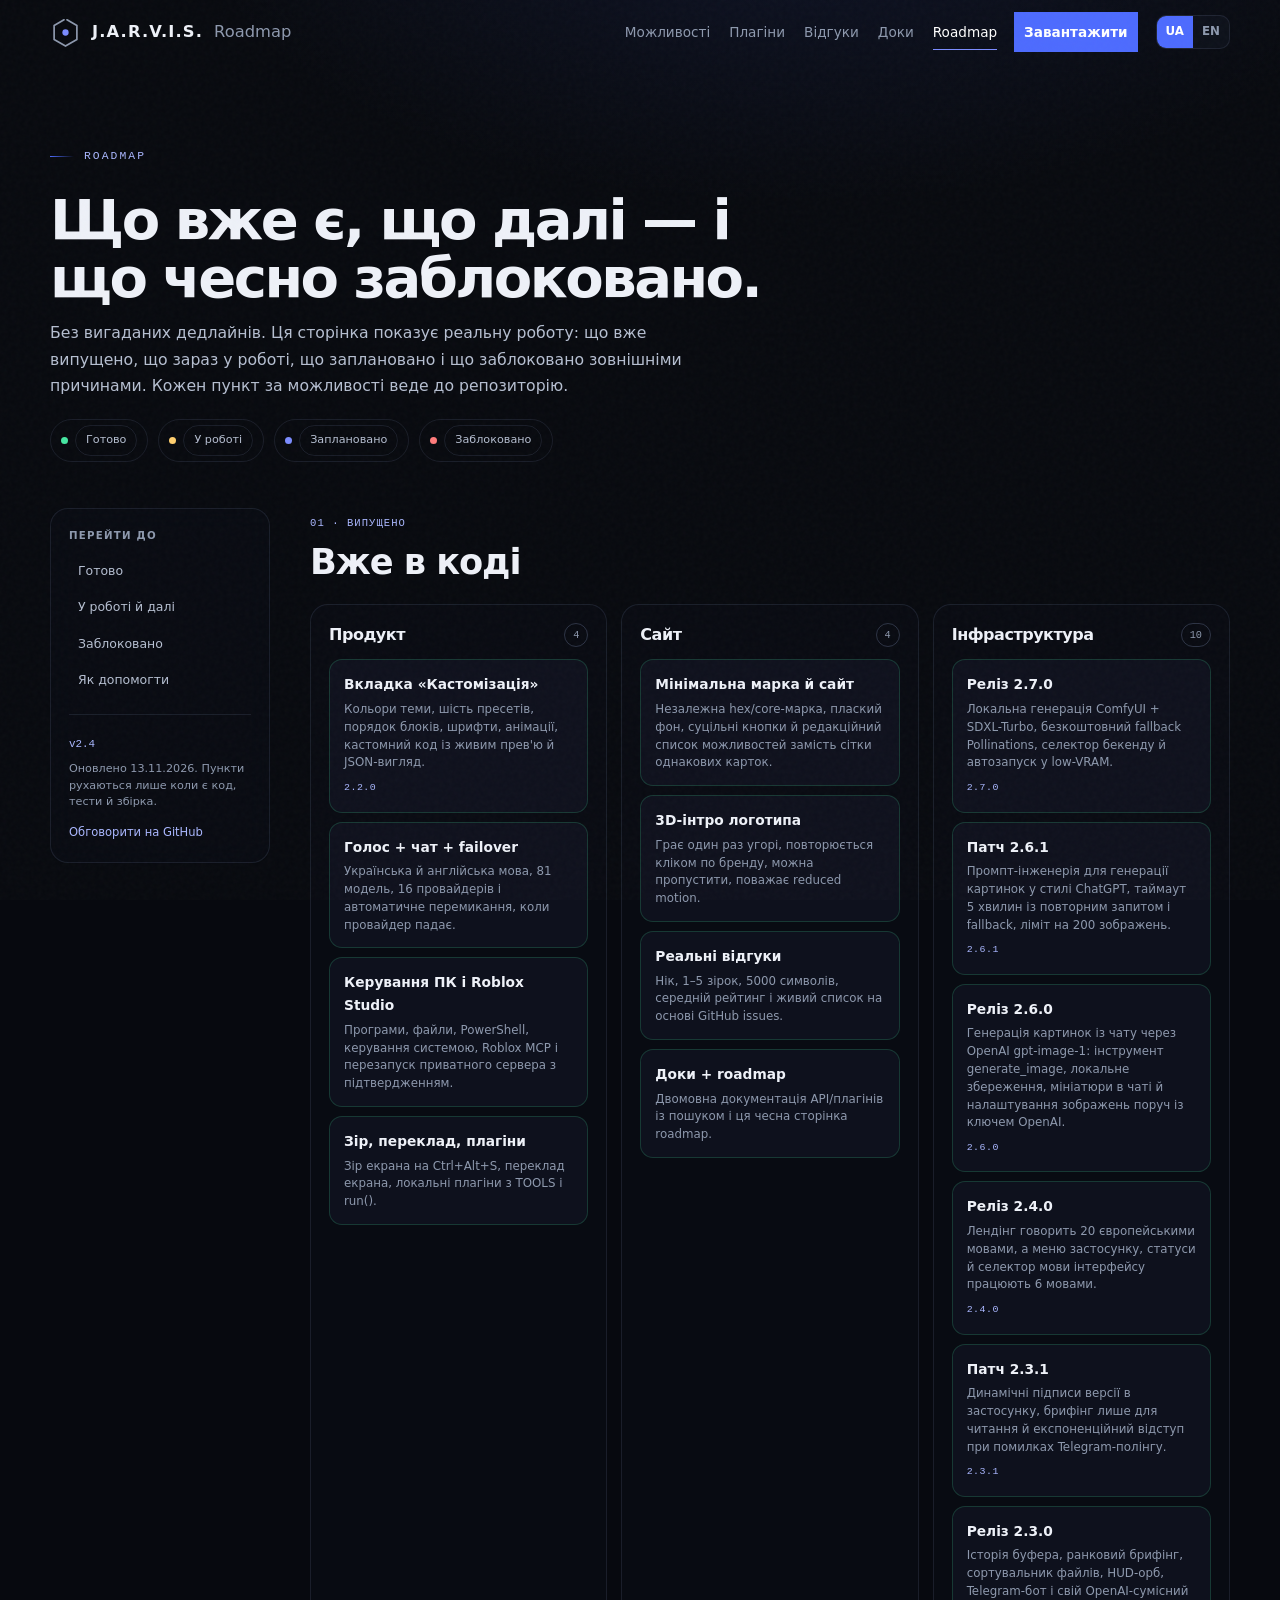
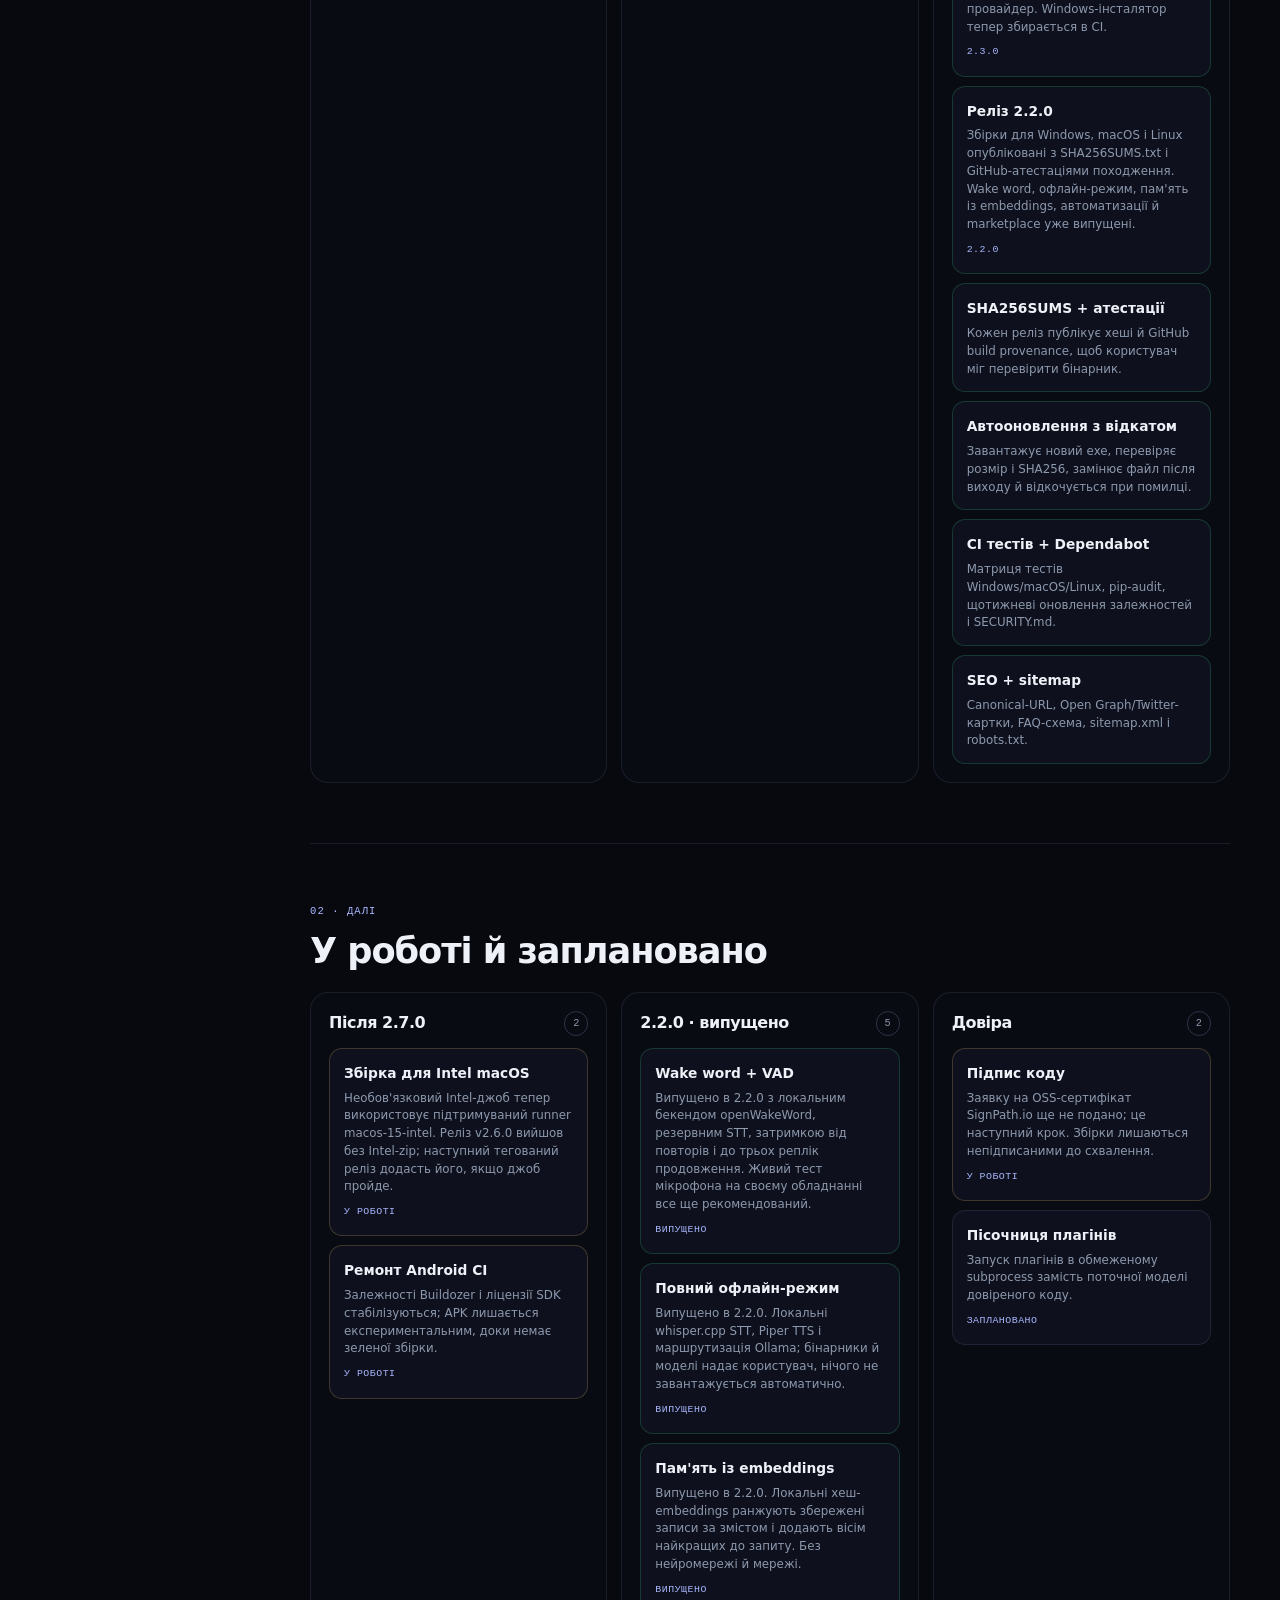
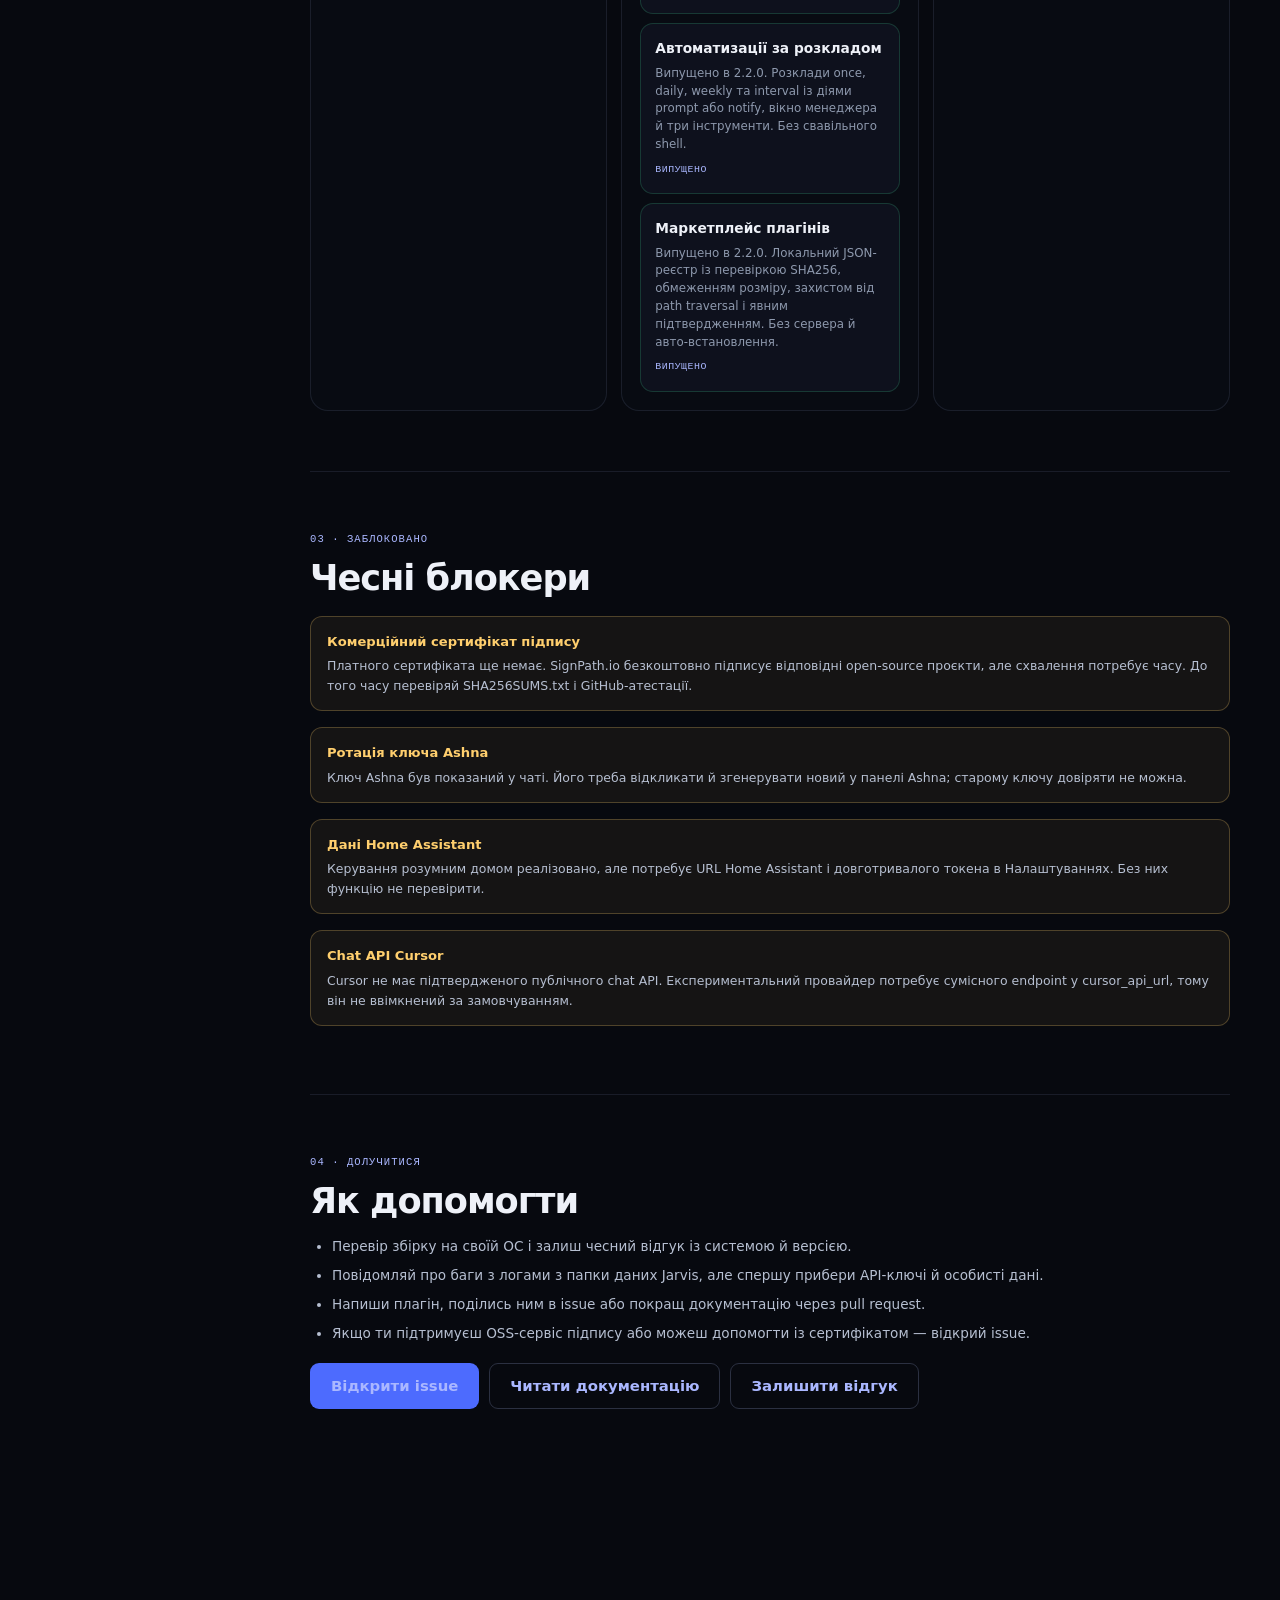
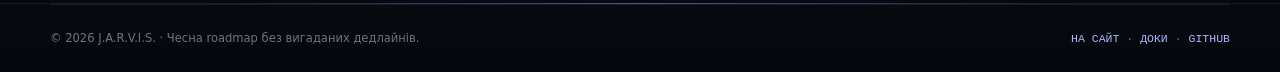
<file: website/roadmap.html>
<!DOCTYPE html>
<html lang="uk">
<head>
<meta charset="UTF-8">
<meta name="viewport" content="width=device-width, initial-scale=1.0">
<meta name="description" content="J.A.R.V.I.S. roadmap: what is done, what is next, and what is honestly blocked. Wake word, offline mode, memory, automations and code signing.">
<meta name="theme-color" content="#0F1115">
<meta property="og:title" content="J.A.R.V.I.S. — roadmap">
<meta property="og:description" content="What is done, what is next and what is honestly blocked: wake word, offline mode, memory, automations, code signing.">
<meta property="og:image" content="__SITE_URL__/assets/og-cover.png">
<meta property="og:image:width" content="1200">
<meta property="og:image:height" content="630">
<meta property="og:url" content="__SITE_URL__/roadmap.html">
<meta property="og:type" content="article">
<meta name="twitter:card" content="summary_large_image">
<meta name="twitter:title" content="J.A.R.V.I.S. — roadmap">
<meta name="twitter:description" content="What is done, what is next and what is honestly blocked.">
<meta name="twitter:image" content="__SITE_URL__/assets/og-cover.png">
<link rel="canonical" href="__SITE_URL__/roadmap.html">
<link rel="sitemap" type="application/xml" href="sitemap.xml">
<title>J.A.R.V.I.S. — roadmap</title>
<link rel="icon" href="assets/favicon.png" type="image/png">
<link rel="stylesheet" href="assets/styles.css">
<link rel="stylesheet" href="assets/docs.css">
<script>document.documentElement.classList.add("js");</script>
</head>
<body class="docs-page">

<div class="bg-fx" aria-hidden="true"></div>

<header class="nav">
  <div class="wrap nav-inner">
    <a class="brand" href="index.html" aria-label="J.A.R.V.I.S. — на головну">
      <span class="brand-mark" aria-hidden="true"><svg viewBox="0 0 128 128" fill="none"><path d="M57.9 11.5 17 35v58l47 27 47-27V35L70.1 11.5" stroke="currentColor" stroke-width="7" stroke-linecap="round" stroke-linejoin="round"/><circle cx="64" cy="64" r="13" fill="currentColor"/></svg></span>
      J.A.R.V.I.S. <span>Roadmap</span>
    </a>
    <nav class="nav-links" id="navLinks" aria-label="Головна навігація">
      <a href="index.html#features" data-en="Features">Можливості</a>
      <a href="index.html#plugins" data-en="Plugins">Плагіни</a>
      <a href="index.html#reviews" data-en="Reviews">Відгуки</a>
      <a href="docs.html" data-en="Docs">Доки</a>
      <a href="roadmap.html" class="active" data-en="Roadmap">Roadmap</a>
      <a class="btn btn-primary btn-small nav-cta" href="index.html#download" data-en="Download">Завантажити</a>
    </nav>
    <div class="lang-switch" role="group" aria-label="Language">
      <button type="button" data-lang="uk" class="active">UA</button>
      <button type="button" data-lang="en">EN</button>
    </div>
    <button class="menu-btn" id="menuBtn" type="button" aria-label="Меню" aria-expanded="false">☰</button>
  </div>
</header>

<main class="docs-main" id="top">
  <section class="roadmap-hero">
    <div class="wrap">
      <span class="kicker" data-en="Roadmap">Roadmap</span>
      <h1 data-en="What is done, what is next — and what is honestly blocked.">Що вже є, що далі — і що чесно заблоковано.</h1>
      <p class="docs-lead" data-en="No fake deadlines. This page tracks real work: shipped features, active tasks, planned ideas and external blockers. Every item links back to the repository where possible.">Без вигаданих дедлайнів. Ця сторінка показує реальну роботу: що вже випущено, що зараз у роботі, що заплановано і що заблоковано зовнішніми причинами. Кожен пункт за можливості веде до репозиторію.</p>
      <div class="roadmap-legend">
        <span><i class="roadmap-dot done"></i> <span data-en="Done">Готово</span></span>
        <span><i class="roadmap-dot progress"></i> <span data-en="In progress">У роботі</span></span>
        <span><i class="roadmap-dot planned"></i> <span data-en="Planned">Заплановано</span></span>
        <span><i class="roadmap-dot blocked"></i> <span data-en="Blocked">Заблоковано</span></span>
      </div>
    </div>
  </section>

  <div class="wrap docs-layout">
    <aside class="docs-sidebar" aria-label="Навігація roadmap">
      <span class="docs-sidebar-title" data-en="Jump to">Перейти до</span>
      <nav class="docs-toc">
        <a href="#done" data-en="Done">Готово</a>
        <a href="#next" data-en="In progress &amp; next">У роботі й далі</a>
        <a href="#blocked" data-en="Blocked">Заблоковано</a>
        <a href="#how" data-en="How to help">Як допомогти</a>
      </nav>
      <div class="docs-sidebar-note">
        <span class="mono">v2.4</span>
        <p data-en="Updated 13.11.2026. Items move only when code, tests and a build exist.">Оновлено 13.11.2026. Пункти рухаються лише коли є код, тести й збірка.</p>
        <a href="https://github.com/__GITHUB_REPOSITORY__/issues" target="_blank" rel="noopener" data-en="Discuss on GitHub">Обговорити на GitHub</a>
      </div>
    </aside>

    <div class="docs-content">
      <section id="done" class="docs-section">
        <span class="docs-kicker" data-en="01 · Shipped">01 · Випущено</span>
        <h2 data-en="Already in the codebase">Вже в коді</h2>
        <div class="roadmap-grid">
          <div class="roadmap-column">
            <div class="roadmap-column-head">
              <h2 data-en="Product">Продукт</h2>
              <span class="roadmap-count">4</span>
            </div>
            <article class="roadmap-card done">
              <h3 data-en="Customize tab">Вкладка «Кастомізація»</h3>
              <p data-en="Theme colors, six presets, block order, fonts, animations, custom code with a live preview and JSON view.">Кольори теми, шість пресетів, порядок блоків, шрифти, анімації, кастомний код із живим прев'ю й JSON-вигляд.</p>
              <span class="roadmap-tag" data-en="2.2.0">2.2.0</span>
            </article>
            <article class="roadmap-card done">
              <h3 data-en="Voice + chat + failover">Голос + чат + failover</h3>
              <p data-en="Ukrainian and English speech, 81 models, 16 providers and automatic switching when a provider fails.">Українська й англійська мова, 81 модель, 16 провайдерів і автоматичне перемикання, коли провайдер падає.</p>
            </article>
            <article class="roadmap-card done">
              <h3 data-en="PC control and Roblox Studio">Керування ПК і Roblox Studio</h3>
              <p data-en="Apps, files, PowerShell, system control, Roblox MCP and private server reset with confirmation.">Програми, файли, PowerShell, керування системою, Roblox MCP і перезапуск приватного сервера з підтвердженням.</p>
            </article>
            <article class="roadmap-card done">
              <h3 data-en="Vision, translation, plugins">Зір, переклад, плагіни</h3>
              <p data-en="Screen vision on Ctrl+Alt+S, screen translation, local plugins with TOOLS and run().">Зір екрана на Ctrl+Alt+S, переклад екрана, локальні плагіни з TOOLS і run().</p>
            </article>
          </div>

          <div class="roadmap-column">
            <div class="roadmap-column-head">
              <h2 data-en="Website">Сайт</h2>
              <span class="roadmap-count">4</span>
            </div>
            <article class="roadmap-card done">
              <h3 data-en="Minimal brand and site">Мінімальна марка й сайт</h3>
              <p data-en="Independent hex/core mark, flat background, solid buttons and an editorial feature list instead of a grid of identical cards.">Незалежна hex/core-марка, плаский фон, суцільні кнопки й редакційний список можливостей замість сітки однакових карток.</p>
            </article>
            <article class="roadmap-card done">
              <h3 data-en="3D logo intro">3D-інтро логотипа</h3>
              <p data-en="Plays once at the top, replays on brand click, skippable and respects reduced motion.">Грає один раз угорі, повторюється кліком по бренду, можна пропустити, поважає reduced motion.</p>
            </article>
            <article class="roadmap-card done">
              <h3 data-en="Real reviews">Реальні відгуки</h3>
              <p data-en="Nickname, 1–5 stars, 5000 characters, average rating and a live list backed by GitHub issues.">Нік, 1–5 зірок, 5000 символів, середній рейтинг і живий список на основі GitHub issues.</p>
            </article>
            <article class="roadmap-card done">
              <h3 data-en="Docs + roadmap">Доки + roadmap</h3>
              <p data-en="Bilingual API/plugin docs with search, plus this honest roadmap page.">Двомовна документація API/плагінів із пошуком і ця чесна сторінка roadmap.</p>
            </article>
          </div>

          <div class="roadmap-column">
            <div class="roadmap-column-head">
              <h2 data-en="Infrastructure">Інфраструктура</h2>
              <span class="roadmap-count">10</span>
            </div>
            <article class="roadmap-card done">
              <h3 data-en="Release 2.7.0">Реліз 2.7.0</h3>
              <p data-en="Local ComfyUI + SDXL-Turbo image generation, free Pollinations fallback, backend selector and automatic low-VRAM startup.">Локальна генерація ComfyUI + SDXL-Turbo, безкоштовний fallback Pollinations, селектор бекенду й автозапуск у low-VRAM.</p>
              <span class="roadmap-tag" data-en="2.7.0">2.7.0</span>
            </article>
            <article class="roadmap-card done">
              <h3 data-en="Patch 2.6.1">Патч 2.6.1</h3>
              <p data-en="ChatGPT-style prompt engineering for image generation, 5-minute timeout with retry and fallback, and a 200-image retention limit.">Промпт-інженерія для генерації картинок у стилі ChatGPT, таймаут 5 хвилин із повторним запитом і fallback, ліміт на 200 зображень.</p>
              <span class="roadmap-tag" data-en="2.6.1">2.6.1</span>
            </article>
            <article class="roadmap-card done">
              <h3 data-en="Release 2.6.0">Реліз 2.6.0</h3>
              <p data-en="Chat-based image generation with OpenAI gpt-image-1: the generate_image tool, local saving, chat thumbnails and image settings next to the OpenAI key.">Генерація картинок із чату через OpenAI gpt-image-1: інструмент generate_image, локальне збереження, мініатюри в чаті й налаштування зображень поруч із ключем OpenAI.</p>
              <span class="roadmap-tag" data-en="2.6.0">2.6.0</span>
            </article>
            <article class="roadmap-card done">
              <h3 data-en="Release 2.4.0">Реліз 2.4.0</h3>
              <p data-en="The landing page speaks 20 European languages, and the app menu, status lines and interface-language selector work in 6 languages.">Лендінг говорить 20 європейськими мовами, а меню застосунку, статуси й селектор мови інтерфейсу працюють 6 мовами.</p>
              <span class="roadmap-tag" data-en="2.4.0">2.4.0</span>
            </article>
            <article class="roadmap-card done">
              <h3 data-en="Patch 2.3.1">Патч 2.3.1</h3>
              <p data-en="Dynamic version labels in the app, read-only briefing output and exponential backoff for Telegram polling errors.">Динамічні підписи версії в застосунку, брифінг лише для читання й експоненційний відступ при помилках Telegram-полінгу.</p>
              <span class="roadmap-tag" data-en="2.3.1">2.3.1</span>
            </article>
            <article class="roadmap-card done">
              <h3 data-en="Release 2.3.0">Реліз 2.3.0</h3>
              <p data-en="Clipboard history, morning briefing, downloads organizer, HUD orb, Telegram bot and custom OpenAI-compatible providers. The Windows installer is now built in CI.">Історія буфера, ранковий брифінг, сортувальник файлів, HUD-орб, Telegram-бот і свій OpenAI-сумісний провайдер. Windows-інсталятор тепер збирається в CI.</p>
              <span class="roadmap-tag" data-en="2.3.0">2.3.0</span>
            </article>
            <article class="roadmap-card done">
              <h3 data-en="Release 2.2.0">Реліз 2.2.0</h3>
              <p data-en="Windows, macOS and Linux builds are published with SHA256SUMS.txt and GitHub build provenance. Wake word, offline mode, memory embeddings, automations and the plugin marketplace shipped in this release.">Збірки для Windows, macOS і Linux опубліковані з SHA256SUMS.txt і GitHub-атестаціями походження. Wake word, офлайн-режим, пам'ять із embeddings, автоматизації й marketplace уже випущені.</p>
              <span class="roadmap-tag" data-en="2.2.0">2.2.0</span>
            </article>
            <article class="roadmap-card done">
              <h3 data-en="SHA256SUMS + attestations">SHA256SUMS + атестації</h3>
              <p data-en="Every release publishes hashes and GitHub build provenance so users can verify the binary.">Кожен реліз публікує хеші й GitHub build provenance, щоб користувач міг перевірити бінарник.</p>
            </article>
            <article class="roadmap-card done">
              <h3 data-en="Auto-update with rollback">Автооновлення з відкатом</h3>
              <p data-en="Downloads the new exe, checks size and SHA256, replaces the file after exit and rolls back on failure.">Завантажує новий exe, перевіряє розмір і SHA256, замінює файл після виходу й відкочується при помилці.</p>
            </article>
            <article class="roadmap-card done">
              <h3 data-en="Tests CI + Dependabot">CI тестів + Dependabot</h3>
              <p data-en="Windows, macOS and Linux test matrix, pip-audit, weekly dependency updates and SECURITY.md.">Матриця тестів Windows/macOS/Linux, pip-audit, щотижневі оновлення залежностей і SECURITY.md.</p>
            </article>
            <article class="roadmap-card done">
              <h3 data-en="SEO + sitemap">SEO + sitemap</h3>
              <p data-en="Canonical URLs, Open Graph/Twitter cards, FAQ schema, sitemap.xml and robots.txt.">Canonical-URL, Open Graph/Twitter-картки, FAQ-схема, sitemap.xml і robots.txt.</p>
            </article>
          </div>
        </div>
      </section>

      <section id="next" class="docs-section">
        <span class="docs-kicker" data-en="02 · Next">02 · Далі</span>
        <h2 data-en="In progress and planned">У роботі й заплановано</h2>
        <div class="roadmap-grid">
          <div class="roadmap-column">
            <div class="roadmap-column-head">
              <h2 data-en="After 2.7.0">Після 2.7.0</h2>
              <span class="roadmap-count">2</span>
            </div>
            <article class="roadmap-card progress">
              <h3 data-en="Intel macOS build">Збірка для Intel macOS</h3>
              <p data-en="The optional Intel job now targets the supported macos-15-intel runner. The v2.6.0 release was published without an Intel zip; the next tagged release will include it if the job succeeds.">Необов'язковий Intel-джоб тепер використовує підтримуваний runner macos-15-intel. Реліз v2.6.0 вийшов без Intel-zip; наступний тегований реліз додасть його, якщо джоб пройде.</p>
              <span class="roadmap-tag" data-en="in progress">у роботі</span>
            </article>
            <article class="roadmap-card progress">
              <h3 data-en="Android CI repair">Ремонт Android CI</h3>
              <p data-en="Buildozer dependencies and SDK licenses are being stabilised; the APK remains experimental until a green build exists.">Залежності Buildozer і ліцензії SDK стабілізуються; APK лишається експериментальним, доки немає зеленої збірки.</p>
              <span class="roadmap-tag" data-en="in progress">у роботі</span>
            </article>
          </div>

          <div class="roadmap-column">
            <div class="roadmap-column-head">
              <h2 data-en="2.2.0 · shipped">2.2.0 · випущено</h2>
              <span class="roadmap-count">5</span>
            </div>
            <article class="roadmap-card done">
              <h3 data-en="Wake word + VAD">Wake word + VAD</h3>
              <p data-en="Shipped in 2.2.0 with a local openWakeWord backend, an STT fallback, cooldown and up to three follow-up phrases. A live microphone test on your hardware is still recommended.">Випущено в 2.2.0 з локальним бекендом openWakeWord, резервним STT, затримкою від повторів і до трьох реплік продовження. Живий тест мікрофона на своєму обладнанні все ще рекомендований.</p>
              <span class="roadmap-tag" data-en="shipped">випущено</span>
            </article>
            <article class="roadmap-card done">
              <h3 data-en="Fully offline mode">Повний офлайн-режим</h3>
              <p data-en="Shipped in 2.2.0. Local whisper.cpp STT, Piper TTS and Ollama routing; the user supplies the binaries and models, and nothing is downloaded automatically.">Випущено в 2.2.0. Локальні whisper.cpp STT, Piper TTS і маршрутизація Ollama; бінарники й моделі надає користувач, нічого не завантажується автоматично.</p>
              <span class="roadmap-tag" data-en="shipped">випущено</span>
            </article>
            <article class="roadmap-card done">
              <h3 data-en="Memory with embeddings">Пам'ять із embeddings</h3>
              <p data-en="Shipped in 2.2.0. Local hash embeddings rank saved memories by meaning and inject the top eight into the prompt. No neural model and no network.">Випущено в 2.2.0. Локальні хеш-embeddings ранжують збережені записи за змістом і додають вісім найкращих до запиту. Без нейромережі й мережі.</p>
              <span class="roadmap-tag" data-en="shipped">випущено</span>
            </article>
            <article class="roadmap-card done">
              <h3 data-en="Scheduled automations">Автоматизації за розкладом</h3>
              <p data-en="Shipped in 2.2.0. Once, daily, weekly and interval schedules with prompt or notify actions, a manager window and three tools. No arbitrary shell execution.">Випущено в 2.2.0. Розклади once, daily, weekly та interval із діями prompt або notify, вікно менеджера й три інструменти. Без свавільного shell.</p>
              <span class="roadmap-tag" data-en="shipped">випущено</span>
            </article>
            <article class="roadmap-card done">
              <h3 data-en="Plugin marketplace">Маркетплейс плагінів</h3>
              <p data-en="Shipped in 2.2.0. A local JSON registry with SHA256 verification, size limits, path-traversal protection and explicit confirmation. No server and no auto-install.">Випущено в 2.2.0. Локальний JSON-реєстр із перевіркою SHA256, обмеженням розміру, захистом від path traversal і явним підтвердженням. Без сервера й авто-встановлення.</p>
              <span class="roadmap-tag" data-en="shipped">випущено</span>
            </article>
          </div>

          <div class="roadmap-column">
            <div class="roadmap-column-head">
              <h2 data-en="Trust">Довіра</h2>
              <span class="roadmap-count">2</span>
            </div>
            <article class="roadmap-card progress">
              <h3 data-en="Code signing">Підпис коду</h3>
              <p data-en="A SignPath.io OSS certificate application has not been submitted yet; it is the next step. Builds stay unsigned until approval.">Заявку на OSS-сертифікат SignPath.io ще не подано; це наступний крок. Збірки лишаються непідписаними до схвалення.</p>
              <span class="roadmap-tag" data-en="in progress">у роботі</span>
            </article>
            <article class="roadmap-card planned">
              <h3 data-en="Plugin sandbox">Пісочниця плагінів</h3>
              <p data-en="Run plugins in a restricted subprocess instead of the current trusted-code model.">Запуск плагінів в обмеженому subprocess замість поточної моделі довіреного коду.</p>
              <span class="roadmap-tag" data-en="planned">заплановано</span>
            </article>
          </div>
        </div>
      </section>

      <section id="blocked" class="docs-section">
        <span class="docs-kicker" data-en="03 · Blocked">03 · Заблоковано</span>
        <h2 data-en="Honest blockers">Чесні блокери</h2>
        <div class="roadmap-blockers">
          <div class="docs-callout warning">
            <strong data-en="Commercial code signing certificate">Комерційний сертифікат підпису</strong>
            <p data-en="There is no paid certificate yet. SignPath.io offers free signing for eligible open-source projects, but approval takes time. Until then, verify SHA256SUMS.txt and GitHub attestations.">Платного сертифіката ще немає. SignPath.io безкоштовно підписує відповідні open-source проєкти, але схвалення потребує часу. До того часу перевіряй SHA256SUMS.txt і GitHub-атестації.</p>
          </div>
          <div class="docs-callout warning">
            <strong data-en="Ashna API key rotation">Ротація ключа Ashna</strong>
            <p data-en="An Ashna key was exposed in a chat. It must be revoked and regenerated in the Ashna dashboard; the old key should not be trusted.">Ключ Ashna був показаний у чаті. Його треба відкликати й згенерувати новий у панелі Ashna; старому ключу довіряти не можна.</p>
          </div>
          <div class="docs-callout warning">
            <strong data-en="Home Assistant credentials">Дані Home Assistant</strong>
            <p data-en="Smart-home control is implemented, but it needs a Home Assistant URL and a long-lived token in Settings. Without them the feature cannot be tested.">Керування розумним домом реалізовано, але потребує URL Home Assistant і довготривалого токена в Налаштуваннях. Без них функцію не перевірити.</p>
          </div>
          <div class="docs-callout warning">
            <strong data-en="Cursor chat API">Chat API Cursor</strong>
            <p data-en="Cursor has no confirmed public chat API. The experimental provider needs a compatible endpoint in cursor_api_url, so it is not enabled by default.">Cursor не має підтвердженого публічного chat API. Експериментальний провайдер потребує сумісного endpoint у cursor_api_url, тому він не ввімкнений за замовчуванням.</p>
          </div>
        </div>
      </section>

      <section id="how" class="docs-section">
        <span class="docs-kicker" data-en="04 · Contribute">04 · Долучитися</span>
        <h2 data-en="How to help">Як допомогти</h2>
        <ul class="docs-list">
          <li data-en="Test a build on your OS and leave an honest review with the system and the version.">Перевір збірку на своїй ОС і залиш чесний відгук із системою й версією.</li>
          <li data-en="Report bugs with logs from the Jarvis data folder, but remove API keys and personal data first.">Повідомляй про баги з логами з папки даних Jarvis, але спершу прибери API-ключі й особисті дані.</li>
          <li data-en="Write a plugin, share it in an issue, or improve the docs with a pull request.">Напиши плагін, поділись ним в issue або покращ документацію через pull request.</li>
          <li data-en="If you maintain an OSS signing service or can help with a certificate, open an issue.">Якщо ти підтримуєш OSS-сервіс підпису або можеш допомогти із сертифікатом — відкрий issue.</li>
        </ul>
        <div class="download-actions" style="margin-top:18px">
          <a class="btn btn-primary" href="https://github.com/__GITHUB_REPOSITORY__/issues/new" target="_blank" rel="noopener" data-en="Open an issue">Відкрити issue</a>
          <a class="btn btn-ghost" href="docs.html" data-en="Read the docs">Читати документацію</a>
          <a class="btn btn-ghost" href="index.html#reviews" data-en="Leave a review">Залишити відгук</a>
        </div>
      </section>
    </div>
  </div>
</main>

<footer>
  <div class="wrap">
    <div class="footer-bottom docs-footer">
      <span>© 2026 J.A.R.V.I.S. · <span data-en="Honest roadmap, no fake deadlines.">Чесна roadmap без вигаданих дедлайнів.</span></span>
      <span class="mono"><a href="index.html" data-en="BACK TO SITE">НА САЙТ</a> · <a href="docs.html" data-en="DOCS">ДОКИ</a> · <a href="https://github.com/__GITHUB_REPOSITORY__" target="_blank" rel="noopener">GITHUB</a></span>
    </div>
  </div>
</footer>

<button class="to-top" id="toTop" type="button" aria-label="Повернутися вгору">
  <svg width="18" height="18" viewBox="0 0 24 24" fill="none" stroke="currentColor" stroke-width="2.2" stroke-linecap="round" stroke-linejoin="round" aria-hidden="true"><line x1="12" y1="19" x2="12" y2="5"/><polyline points="5 12 12 5 19 12"/></svg>
</button>

<script src="assets/app.js"></script>
</body>
</html>
</file>
<file: website/assets/styles.css>
/* ============================================================
   J.A.R.V.I.S. — Command Deck site
   Near-black · electric blue · thin rules · minimal motion
   ============================================================ */

:root {
  --bg: #07090f;
  --bg-2: #0a0d15;
  --panel: #10141f;
  --panel-2: #141927;
  --panel-3: #181e2e;
  --line: rgba(147, 164, 210, 0.13);
  --line-2: rgba(147, 164, 210, 0.26);
  --blue: #4d6bfe;
  --blue-2: #7b8cff;
  --blue-3: #aab7ff;
  --text: #eef1f8;
  --muted: #8e99ae;
  --muted-2: #b6bfd1;
  --green: #46e6a2;
  --gold: #ffcf6e;
  --red: #ff7b7b;
  --radius: 12px;
  --max: 1180px;
  --font: "Inter", "Segoe UI Variable Display", "Segoe UI Variable", "Segoe UI", system-ui, -apple-system, "Helvetica Neue", Arial, sans-serif;
  --mono: "Cascadia Code", "SFMono-Regular", Consolas, "Liberation Mono", monospace;
  --shadow: 0 18px 50px rgba(2, 6, 18, 0.5);
  --ease: cubic-bezier(0.22, 0.68, 0.28, 1);
}

* { box-sizing: border-box; }

html {
  scroll-behavior: smooth;
  scroll-padding-top: 96px;
}

body {
  margin: 0;
  font-family: var(--font);
  background: var(--bg);
  color: var(--text);
  line-height: 1.65;
  -webkit-font-smoothing: antialiased;
  overflow-x: hidden;
}

/* film grain */
body::after {
  content: "";
  position: fixed;
  inset: 0;
  z-index: 90;
  pointer-events: none;
  opacity: 0.028;
  background-image: url("data:image/svg+xml,%3Csvg viewBox='0 0 240 240' xmlns='http://www.w3.org/2000/svg'%3E%3Cfilter id='n'%3E%3CfeTurbulence type='fractalNoise' baseFrequency='.85' numOctaves='3' stitchTiles='stitch'/%3E%3C/filter%3E%3Crect width='100%25' height='100%25' filter='url(%23n)'/%3E%3C/svg%3E");
}

a { color: inherit; text-decoration: none; }
button { font: inherit; }
img, video { max-width: 100%; display: block; }
::selection { background: rgba(77, 107, 254, 0.5); color: #fff; }
:focus-visible { outline: 2px solid var(--blue-2); outline-offset: 3px; border-radius: 8px; }

.wrap { width: min(var(--max), calc(100% - 48px)); margin: 0 auto; }
.mono { font-family: var(--mono); }
.muted { color: var(--muted); }
.small { font-size: 0.86rem; }

/* ── page background ─────────────────────────────────── */
.bg-fx {
  position: fixed;
  inset: 0;
  z-index: -1;
  pointer-events: none;
  background:
    radial-gradient(900px 460px at 62% -12%, rgba(77, 107, 254, 0.1), transparent 68%),
    #080a0f;
}

.scroll-progress {
  position: fixed;
  top: 0;
  left: 0;
  z-index: 70;
  width: 100%;
  height: 2px;
  transform: scaleX(0);
  transform-origin: 0 50%;
  background: var(--blue);
}

/* ── nav ─────────────────────────────────────────────── */
.nav {
  position: sticky;
  top: 0;
  z-index: 50;
  border-bottom: 1px solid transparent;
  transition: background 0.3s, border-color 0.3s, box-shadow 0.3s;
}

.nav.scrolled {
  border-bottom-color: var(--line);
  background: #080a0f;
}

.nav-inner {
  display: flex;
  align-items: center;
  gap: 18px;
  min-height: 64px;
}

.brand {
  display: inline-flex;
  align-items: center;
  gap: 11px;
  font-weight: 750;
  letter-spacing: 0.07em;
  font-size: 1.02rem;
  white-space: nowrap;
}

.brand-mark {
  display: grid;
  place-items: center;
  width: 31px;
  height: 31px;
  color: var(--blue-3);
}

.brand-mark svg { display: block; width: 100%; height: 100%; }
.brand-mark circle { fill: var(--blue-2); }

@keyframes spin { to { transform: rotate(360deg); } }

.brand span { color: var(--muted); font-weight: 500; letter-spacing: 0; }

.nav-links {
  display: flex;
  align-items: center;
  gap: 1px;
  margin-left: auto;
}

.nav-links a {
  position: relative;
  padding: 8px 9px;
  border-radius: 0;
  color: var(--muted);
  font-size: 0.85rem;
  transition: color 0.18s;
}

.nav-links a:hover { color: var(--text); }

.nav-links a.active { color: #fff; }

.nav-links a.active::after {
  content: "";
  position: absolute;
  left: 9px;
  right: 9px;
  bottom: 1px;
  height: 1px;
  background: var(--blue-2);
}

.lang-switch {
  display: inline-flex;
  border: 1px solid var(--line);
  border-radius: 10px;
  overflow: hidden;
  background: rgba(16, 20, 31, 0.7);
}

.lang-switch button {
  border: 0;
  background: transparent;
  color: var(--muted);
  padding: 6px 9px;
  font-size: 0.74rem;
  font-weight: 750;
  cursor: pointer;
  transition: background 0.18s, color 0.18s;
}

.lang-switch button.active { background: var(--blue); color: #fff; }

.lang-switch select {
  border: 0;
  background: transparent;
  color: #e7ecf7;
  padding: 6px 24px 6px 9px;
  font: inherit;
  font-size: 0.74rem;
  font-weight: 750;
  cursor: pointer;
  appearance: none;
  -webkit-appearance: none;
  background-image: linear-gradient(45deg, transparent 50%, var(--muted) 50%),
    linear-gradient(135deg, var(--muted) 50%, transparent 50%);
  background-position: calc(100% - 12px) 52%, calc(100% - 8px) 52%;
  background-size: 4px 4px, 4px 4px;
  background-repeat: no-repeat;
  max-width: 148px;
}

.lang-switch select:focus-visible {
  outline: 2px solid var(--blue);
  outline-offset: 2px;
}

.lang-switch select option {
  background: #10141f;
  color: #e7ecf7;
}

.nav-cta { margin-left: 7px; }
.nav-links a.nav-cta { color: #fff; }

.menu-btn {
  display: none;
  margin-left: auto;
  width: 42px;
  height: 40px;
  border: 1px solid var(--line);
  border-radius: 10px;
  background: var(--panel);
  color: var(--text);
  cursor: pointer;
}

/* ── buttons ─────────────────────────────────────────── */
.btn {
  display: inline-flex;
  align-items: center;
  justify-content: center;
  gap: 9px;
  min-height: 46px;
  padding: 0 20px;
  border-radius: 9px;
  border: 1px solid transparent;
  font-weight: 620;
  font-size: 0.93rem;
  cursor: pointer;
  white-space: nowrap;
  transition: background 0.18s, border-color 0.18s, color 0.18s;
}

.btn-primary {
  background: var(--blue);
  color: #fff;
}

.btn-primary:hover { background: #5b76ff; }

.btn-ghost {
  background: transparent;
  border-color: var(--line-2);
  color: var(--text);
}

.btn-ghost:hover {
  border-color: rgba(155, 168, 255, 0.45);
  background: rgba(255, 255, 255, 0.035);
}

.btn-small { min-height: 36px; padding: 0 14px; font-size: 0.84rem; border-radius: 8px; }
.btn svg { flex: 0 0 auto; }

/* ── hero ────────────────────────────────────────────── */
.hero {
  position: relative;
  padding: 78px 0 54px;
}

.hero-grid {
  position: relative;
  display: grid;
  grid-template-columns: 1.03fr 0.97fr;
  gap: 56px;
  align-items: center;
}

.badge {
  display: inline-flex;
  align-items: center;
  gap: 9px;
  padding: 6px 0;
  color: var(--blue-3);
  font-family: var(--mono);
  font-size: 0.74rem;
  font-weight: 500;
  letter-spacing: 0.03em;
}

.pulse {
  width: 7px;
  height: 7px;
  border-radius: 50%;
  background: var(--green);
  box-shadow: 0 0 0 0 rgba(70, 230, 162, 0.55);
  animation: pulse 2s infinite;
}

@keyframes pulse {
  0% { box-shadow: 0 0 0 0 rgba(70, 230, 162, 0.5); }
  70% { box-shadow: 0 0 0 10px rgba(70, 230, 162, 0); }
  100% { box-shadow: 0 0 0 0 rgba(70, 230, 162, 0); }
}

h1 {
  margin: 22px 0 18px;
  font-size: clamp(2.5rem, 4.8vw, 3.9rem);
  line-height: 1.04;
  letter-spacing: -0.038em;
  font-weight: 760;
  text-wrap: balance;
}

.hero-accent { color: var(--blue-3); }

.hero-lead {
  max-width: 580px;
  margin: 0 0 30px;
  color: var(--muted-2);
  font-size: 1.08rem;
}

.hero-actions { display: flex; flex-wrap: wrap; gap: 12px; }

.hero-meta {
  display: flex;
  flex-wrap: wrap;
  gap: 8px;
  margin-top: 28px;
  color: var(--muted);
  font-size: 0.79rem;
}

.hero-meta span {
  display: inline-flex;
  align-items: center;
  gap: 7px;
  padding: 0;
}

.hero-meta span + span::before {
  content: "/";
  margin-right: 8px;
  color: var(--line-2);
}

.hero-meta svg { color: var(--green); }

.hero-visual { position: relative; }

.app-frame {
  position: relative;
  z-index: 1;
  border: 1px solid var(--line-2);
  border-radius: 12px;
  background: #0a0c12;
  box-shadow: var(--shadow);
  overflow: hidden;
}

.frame-bar {
  display: flex;
  align-items: center;
  gap: 8px;
  height: 34px;
  padding: 0 12px;
  border-bottom: 1px solid var(--line);
  background: #0f1219;
}

.frame-dot { width: 9px; height: 9px; border-radius: 50%; background: #3a4150; flex: 0 0 auto; }
.frame-dot.red { background: #ff6b6b; }
.frame-dot.yellow { background: #ffc857; }
.frame-dot.green { background: #46e6a2; }

.frame-title {
  margin-left: 8px;
  color: var(--muted);
  font-family: var(--mono);
  font-size: 0.65rem;
  letter-spacing: 0.04em;
}

.frame-live {
  display: inline-flex;
  align-items: center;
  gap: 5px;
  margin-left: auto;
  color: var(--green);
  font-family: var(--mono);
  font-size: 0.58rem;
  letter-spacing: 0.12em;
}

.frame-live i {
  width: 5px;
  height: 5px;
  border-radius: 50%;
  background: var(--green);
  box-shadow: 0 0 8px var(--green);
}

.app-frame img { width: 100%; height: auto; }

/* ── stats ───────────────────────────────────────────── */
.stats {
  display: grid;
  grid-template-columns: repeat(4, 1fr);
  margin-top: 58px;
  border-top: 1px solid var(--line);
  border-bottom: 1px solid var(--line);
}

.stat {
  padding: 20px 26px 22px;
  border-right: 1px solid var(--line);
}

.stat:first-child { padding-left: 0; }
.stat:last-child { border-right: 0; }

.stat-icon { display: none; }

.stat strong {
  display: block;
  margin-bottom: 3px;
  color: var(--text);
  font-size: 1.85rem;
  line-height: 1.1;
  letter-spacing: -0.03em;
  font-variant-numeric: tabular-nums;
}

.stat span { color: var(--muted); font-size: 0.78rem; }

/* ── sections ────────────────────────────────────────── */
.section { padding: 102px 0 0; }

.section-head { max-width: 740px; margin-bottom: 38px; }

.kicker {
  display: inline-flex;
  align-items: center;
  gap: 10px;
  margin-bottom: 13px;
  color: var(--blue-3);
  font-family: var(--mono);
  font-size: 0.71rem;
  letter-spacing: 0.18em;
  text-transform: uppercase;
}

.kicker::before {
  content: "";
  width: 24px;
  height: 1px;
  background: linear-gradient(90deg, var(--blue), transparent);
}

h2 {
  margin: 0 0 14px;
  color: var(--text);
  font-size: clamp(1.8rem, 3.2vw, 2.45rem);
  line-height: 1.12;
  letter-spacing: -0.028em;
  font-weight: 740;
  text-wrap: balance;
}

.section-head p { margin: 0; color: var(--muted); font-size: 1rem; }

/* reveal */
.js [data-reveal],
.js [data-stagger] {
  opacity: 0;
  transform: translateY(22px);
  transition: opacity 0.75s var(--ease), transform 0.75s var(--ease);
}

.js [data-reveal].in,
.js [data-stagger].in {
  opacity: 1;
  transform: none;
}

.js [data-stagger] > * {
  opacity: 0;
  transform: translateY(18px);
  transition: opacity 0.62s var(--ease), transform 0.62s var(--ease);
}

.js [data-stagger].in > * { opacity: 1; transform: none; }

.js [data-stagger].in > *:nth-child(2) { transition-delay: 0.06s; }
.js [data-stagger].in > *:nth-child(3) { transition-delay: 0.12s; }
.js [data-stagger].in > *:nth-child(4) { transition-delay: 0.18s; }
.js [data-stagger].in > *:nth-child(5) { transition-delay: 0.24s; }
.js [data-stagger].in > *:nth-child(6) { transition-delay: 0.3s; }
.js [data-stagger].in > *:nth-child(7) { transition-delay: 0.36s; }
.js [data-stagger].in > *:nth-child(8) { transition-delay: 0.42s; }

/* ── features ────────────────────────────────────────── */
.feature-grid {
  display: grid;
  grid-template-columns: repeat(2, minmax(0, 1fr));
  column-gap: 64px;
  border-top: 1px solid var(--line);
}

.feature {
  display: grid;
  grid-template-columns: 24px minmax(0, 1fr);
  column-gap: 14px;
  padding: 22px 0 24px;
  border-bottom: 1px solid var(--line);
}

.feature-icon {
  grid-column: 1;
  grid-row: 1;
  display: block;
  width: 20px;
  height: 20px;
  margin-top: 2px;
  color: var(--blue-3);
}

.feature-icon svg { width: 20px; height: 20px; }

.feature h3 {
  grid-column: 2;
  grid-row: 1;
  margin: 0 0 6px;
  font-size: 0.98rem;
  letter-spacing: -0.012em;
}

.feature p {
  grid-column: 2;
  grid-row: 2;
  margin: 0;
  color: var(--muted);
  font-size: 0.86rem;
  line-height: 1.6;
}

/* ── providers ───────────────────────────────────────── */
.provider-panel {
  display: grid;
  grid-template-columns: 0.85fr 1.15fr;
  gap: 30px;
  align-items: center;
  margin-top: 40px;
  padding: 28px 30px;
  border: 1px solid var(--line);
  border-radius: 12px;
  background: var(--panel);
}

.provider-panel h3 { margin: 0 0 8px; font-size: 1.3rem; letter-spacing: -0.02em; }
.provider-panel p { margin: 0; color: var(--muted); font-size: 0.9rem; }
.provider-chips { display: flex; flex-wrap: wrap; gap: 8px; justify-content: flex-end; }

.chip {
  padding: 8px 12px;
  border: 1px solid var(--line);
  border-radius: 9px;
  background: rgba(8, 11, 18, 0.66);
  color: #c3cbdb;
  font-family: var(--mono);
  font-size: 0.71rem;
  letter-spacing: 0.02em;
  transition: border-color 0.18s, color 0.18s, background 0.18s;
}

.chip:hover { border-color: rgba(155, 168, 255, 0.4); color: #fff; }

.chip.hot {
  border-color: rgba(155, 168, 255, 0.42);
  color: #dfe4ff;
  background: rgba(77, 107, 254, 0.13);
}

/* ── command deck showcase ───────────────────────────── */
.deck-grid {
  display: grid;
  grid-template-columns: 0.88fr 1.12fr;
  gap: 58px;
  align-items: center;
}

.deck-copy h2 { margin-bottom: 14px; }
.deck-copy > p { margin: 0; color: var(--muted); font-size: 0.98rem; max-width: 500px; }

.deck-list {
  display: grid;
  gap: 18px;
  margin: 28px 0 26px;
  padding: 0;
  list-style: none;
}

.deck-list li { display: flex; gap: 14px; align-items: flex-start; }

.deck-li-icon {
  display: grid;
  place-items: center;
  flex: 0 0 auto;
  width: 38px;
  height: 38px;
  border: 1px solid rgba(155, 168, 255, 0.2);
  border-radius: 11px;
  background: linear-gradient(140deg, rgba(77, 107, 254, 0.2), rgba(77, 107, 254, 0.05));
  color: var(--blue-3);
}

.deck-list strong { display: block; margin-bottom: 3px; font-size: 0.94rem; }
.deck-list span { display: block; color: var(--muted); font-size: 0.83rem; line-height: 1.55; }

.deck-stage { position: relative; min-width: 0; }
.deck-grid > * { min-width: 0; }

.deck-stage::before {
  content: "";
  position: absolute;
  inset: 8% 0;
  background: radial-gradient(ellipse at center, rgba(77, 107, 254, 0.24), transparent 68%);
  filter: blur(50px);
  pointer-events: none;
}

.deck-mock {
  position: relative;
  z-index: 1;
  border: 1px solid rgba(155, 168, 255, 0.24);
  border-radius: 18px;
  background: #080b12;
  box-shadow: var(--shadow), 0 0 90px rgba(77, 107, 254, 0.16);
  overflow: hidden;
  transform: perspective(1500px) rotateY(-3.5deg) rotateX(1.6deg);
  transition: transform 0.4s var(--ease);
}

.deck-mock:hover { transform: perspective(1500px) rotateY(0) rotateX(0); }

.deck-titlebar {
  display: flex;
  align-items: center;
  gap: 7px;
  height: 34px;
  padding: 0 12px;
  border-bottom: 1px solid var(--line);
  background: linear-gradient(180deg, #11151f, #0d1018);
}

.deck-titlebar .frame-dot { width: 8px; height: 8px; }

.deck-title {
  margin-left: 7px;
  color: var(--muted);
  font-family: var(--mono);
  font-size: 0.6rem;
  letter-spacing: 0.03em;
}

.deck-status {
  display: inline-flex;
  align-items: center;
  gap: 5px;
  margin-left: auto;
  color: var(--green);
  font-family: var(--mono);
  font-size: 0.55rem;
  letter-spacing: 0.1em;
}

.deck-status i {
  width: 5px;
  height: 5px;
  border-radius: 50%;
  background: var(--green);
  box-shadow: 0 0 8px var(--green);
}

.deck-window { display: flex; min-height: 392px; }

.deck-rail {
  display: flex;
  flex-direction: column;
  align-items: center;
  gap: 7px;
  flex: 0 0 46px;
  padding: 11px 0;
  border-right: 1px solid var(--line);
  background: rgba(9, 12, 19, 0.8);
}

.rail-logo {
  display: grid;
  place-items: center;
  width: 22px;
  height: 22px;
  margin-bottom: 8px;
  color: var(--blue-3);
}

.rail-logo svg { display: block; width: 100%; height: 100%; }
.rail-logo circle { fill: var(--blue-2); }

.rail-item {
  display: grid;
  place-items: center;
  width: 28px;
  height: 28px;
  border-radius: 8px;
  color: #626d84;
}

.rail-item.active {
  color: var(--blue-3);
  background: rgba(77, 107, 254, 0.16);
  box-shadow: inset 0 0 0 1px rgba(123, 140, 255, 0.18);
}

.rail-spacer { flex: 1; }
.rail-mic { color: var(--green); background: rgba(70, 230, 162, 0.08); }

.deck-main {
  display: flex;
  flex-direction: column;
  flex: 1;
  min-width: 0;
  padding: 13px 14px 12px;
  background:
    radial-gradient(400px 200px at 50% -20%, rgba(77, 107, 254, 0.14), transparent 70%),
    #0a0d15;
}

.deck-top { display: flex; align-items: center; gap: 9px; margin-bottom: 12px; }

.deck-reactor {
  position: relative;
  display: grid;
  place-items: center;
  width: 27px;
  height: 27px;
  border: 1px solid rgba(123, 140, 255, 0.4);
  border-radius: 50%;
  background: radial-gradient(circle, rgba(123, 140, 255, 0.4), rgba(10, 13, 21, 0.9) 68%);
  box-shadow: 0 0 16px rgba(77, 107, 254, 0.35);
}

.deck-reactor i {
  width: 8px;
  height: 8px;
  border-radius: 50%;
  background: #dfe4ff;
  box-shadow: 0 0 10px #fff, 0 0 22px var(--blue-2);
  animation: reactor 2.6s ease-in-out infinite;
}

@keyframes reactor {
  0%, 100% { transform: scale(0.85); opacity: 0.75; }
  50% { transform: scale(1.12); opacity: 1; }
}

.deck-id { display: flex; flex-direction: column; line-height: 1.15; }
.deck-id strong { font-size: 0.68rem; letter-spacing: 0.04em; }
.deck-id span { color: var(--muted); font-family: var(--mono); font-size: 0.52rem; }

.deck-pill {
  margin-left: auto;
  padding: 4px 8px;
  border: 1px solid rgba(155, 168, 255, 0.24);
  border-radius: 999px;
  background: rgba(77, 107, 254, 0.1);
  color: var(--blue-3);
  font-family: var(--mono);
  font-size: 0.53rem;
}

.deck-chat { display: grid; gap: 8px; }

.deck-msg { display: flex; font-size: 0.66rem; line-height: 1.5; }

.deck-msg.user { justify-content: flex-end; }

.deck-msg.user span {
  max-width: 78%;
  padding: 7px 10px;
  border-radius: 10px 10px 3px 10px;
  background: linear-gradient(135deg, rgba(77, 107, 254, 0.9), rgba(61, 82, 220, 0.85));
  color: #fff;
  box-shadow: 0 6px 16px rgba(77, 107, 254, 0.24);
}

.deck-msg.bot { align-items: flex-start; gap: 7px; }

.bot-avatar {
  display: grid;
  place-items: center;
  flex: 0 0 auto;
  width: 20px;
  height: 20px;
  border: 1px solid rgba(155, 168, 255, 0.3);
  border-radius: 6px;
  background: radial-gradient(circle at 30% 25%, rgba(123, 140, 255, 0.55), rgba(10, 13, 21, 0.95));
  color: #fff;
  font-family: var(--mono);
  font-size: 0.5rem;
}

.bot-text {
  max-width: 80%;
  padding: 7px 10px;
  border: 1px solid var(--line);
  border-radius: 3px 10px 10px 10px;
  background: rgba(20, 25, 39, 0.8);
  color: #c7cfdf;
}

.deck-typing { display: inline-flex; gap: 3px; margin-left: 6px; vertical-align: middle; }

.deck-typing i {
  width: 3px;
  height: 3px;
  border-radius: 50%;
  background: var(--blue-3);
  animation: typing 1.2s ease-in-out infinite;
}

.deck-typing i:nth-child(2) { animation-delay: 0.15s; }
.deck-typing i:nth-child(3) { animation-delay: 0.3s; }

@keyframes typing {
  0%, 60%, 100% { transform: translateY(0); opacity: 0.4; }
  30% { transform: translateY(-3px); opacity: 1; }
}

.deck-queue {
  margin-top: 10px;
  padding: 8px 9px;
  border: 1px solid var(--line);
  border-radius: 10px;
  background: rgba(12, 16, 26, 0.72);
}

.queue-head {
  display: flex;
  align-items: center;
  gap: 6px;
  margin-bottom: 5px;
  color: var(--muted);
  font-family: var(--mono);
  font-size: 0.51rem;
  letter-spacing: 0.1em;
  text-transform: uppercase;
}

.queue-head b {
  display: grid;
  place-items: center;
  min-width: 15px;
  height: 15px;
  border-radius: 5px;
  background: rgba(77, 107, 254, 0.2);
  color: var(--blue-3);
  font-size: 0.48rem;
}

.queue-item {
  display: flex;
  align-items: center;
  gap: 7px;
  padding: 4px 0;
  font-size: 0.6rem;
  color: #b7c0d2;
}

.queue-item + .queue-item { border-top: 1px solid rgba(147, 164, 210, 0.08); }

.q-num {
  display: grid;
  place-items: center;
  flex: 0 0 auto;
  width: 14px;
  height: 14px;
  border-radius: 4px;
  background: rgba(77, 107, 254, 0.14);
  color: var(--blue-3);
  font-family: var(--mono);
  font-size: 0.46rem;
}

.q-text { overflow: hidden; text-overflow: ellipsis; white-space: nowrap; }

.q-model {
  margin-left: auto;
  padding: 2px 5px;
  border: 1px solid var(--line);
  border-radius: 4px;
  color: #7f8aa1;
  font-family: var(--mono);
  font-size: 0.45rem;
  white-space: nowrap;
}

.deck-composer {
  display: flex;
  align-items: center;
  gap: 7px;
  margin-top: auto;
  padding: 6px 7px;
  border: 1px solid rgba(155, 168, 255, 0.18);
  border-radius: 10px;
  background: #0d111b;
}

.composer-plus {
  display: grid;
  place-items: center;
  width: 20px;
  height: 20px;
  border: 1px solid var(--line);
  border-radius: 6px;
  color: var(--muted);
  font-size: 0.7rem;
}

.composer-placeholder { color: #626d84; font-size: 0.58rem; }

.composer-chip {
  margin-left: auto;
  padding: 3px 6px;
  border: 1px solid rgba(155, 168, 255, 0.2);
  border-radius: 5px;
  color: var(--blue-3);
  font-family: var(--mono);
  font-size: 0.46rem;
  white-space: nowrap;
}

.composer-send {
  display: grid;
  place-items: center;
  width: 21px;
  height: 21px;
  border-radius: 6px;
  background: linear-gradient(135deg, #728aff, #4d6bfe);
  color: #fff;
  font-size: 0.68rem;
  box-shadow: 0 4px 12px rgba(77, 107, 254, 0.35);
}

/* ── screenshots ─────────────────────────────────────── */
.shots { display: grid; grid-template-columns: 1.55fr 0.85fr; gap: 16px; align-items: start; }

.shot {
  position: relative;
  padding: 0;
  border: 1px solid var(--line);
  border-radius: 12px;
  background: #080b12;
  overflow: hidden;
  cursor: zoom-in;
  text-align: left;
  transition: border-color 0.2s;
}

.shot:hover {
  border-color: rgba(155, 168, 255, 0.36);
}

.shot-bar {
  display: flex;
  align-items: center;
  gap: 7px;
  height: 36px;
  padding: 0 12px;
  border-bottom: 1px solid var(--line);
  background: linear-gradient(180deg, #11151f, #0d1018);
}

.shot-bar .frame-dot { width: 8px; height: 8px; }
.shot-bar-title { margin-left: 7px; color: var(--muted); font-family: var(--mono); font-size: 0.61rem; }

.shot-bar-live {
  display: inline-flex;
  align-items: center;
  gap: 4px;
  margin-left: auto;
  color: var(--green);
  font-family: var(--mono);
  font-size: 0.52rem;
  letter-spacing: 0.1em;
}

.shot-bar-live i {
  width: 4px;
  height: 4px;
  border-radius: 50%;
  background: var(--green);
  box-shadow: 0 0 6px var(--green);
}

.shot img { width: 100%; height: auto; object-fit: contain; }

.shot-tag {
  position: absolute;
  left: 12px;
  bottom: 12px;
  padding: 6px 10px;
  border: 1px solid rgba(155, 168, 255, 0.25);
  border-radius: 8px;
  background: #080b12;
  color: var(--blue-3);
  font-family: var(--mono);
  font-size: 0.66rem;
}

.shot.tall { align-self: stretch; }
.shot.tall img { object-position: top; }

/* lightbox */
.lightbox {
  position: fixed;
  inset: 0;
  z-index: 100;
  display: none;
  place-items: center;
  padding: 28px;
  background: rgba(4, 6, 12, 0.94);
}

.lightbox.open { display: grid; animation: fade-in 0.2s ease; }

@keyframes fade-in { from { opacity: 0; } to { opacity: 1; } }

.lightbox img {
  max-width: min(1400px, 94vw);
  max-height: 90vh;
  border: 1px solid var(--line-2);
  border-radius: 14px;
  box-shadow: var(--shadow);
}

.lightbox-close {
  position: absolute;
  top: 18px;
  right: 18px;
  width: 42px;
  height: 42px;
  border: 1px solid var(--line-2);
  border-radius: 11px;
  background: var(--panel);
  color: var(--text);
  font-size: 1.2rem;
  cursor: pointer;
  transition: background 0.2s, border-color 0.2s;
}

.lightbox-close:hover { background: var(--panel-3); border-color: var(--blue-2); }

/* ── video ───────────────────────────────────────────── */
.video-shell {
  position: relative;
  border: 1px solid rgba(155, 168, 255, 0.26);
  border-radius: var(--radius);
  background: #06080d;
  box-shadow: 0 30px 90px rgba(0, 0, 0, 0.55), 0 0 80px rgba(77, 107, 254, 0.1);
  overflow: hidden;
}

.video-shell::after {
  content: "";
  position: absolute;
  inset: 0;
  pointer-events: none;
  box-shadow: inset 0 1px 0 rgba(255, 255, 255, 0.07);
  border-radius: inherit;
}

.video-shell video { width: 100%; aspect-ratio: 16 / 9; background: #06080d; }

.video-note {
  display: flex;
  justify-content: space-between;
  gap: 18px;
  margin-top: 13px;
  color: var(--muted);
  font-size: 0.79rem;
}

/* ── plugins ─────────────────────────────────────────── */
.plugin-grid { display: grid; grid-template-columns: 1fr 0.9fr; gap: 18px; align-items: stretch; }
.plugin-grid > * { min-width: 0; }

.code-card {
  position: relative;
  min-width: 0;
  border: 1px solid var(--line);
  border-radius: 17px;
  background: #080b12;
  overflow: hidden;
  box-shadow: 0 24px 60px rgba(0, 0, 0, 0.28);
}

.code-head {
  display: flex;
  align-items: center;
  gap: 7px;
  padding: 11px 14px;
  border-bottom: 1px solid var(--line);
  background: linear-gradient(180deg, #11151f, #0d1018);
  color: var(--muted);
  font-family: var(--mono);
  font-size: 0.68rem;
}

.code-head .frame-dot { width: 8px; height: 8px; }

.code-copy {
  margin-left: auto;
  padding: 4px 9px;
  border: 1px solid var(--line);
  border-radius: 6px;
  background: rgba(77, 107, 254, 0.08);
  color: var(--blue-3);
  font-family: var(--mono);
  font-size: 0.58rem;
  cursor: pointer;
  transition: background 0.18s, border-color 0.18s, color 0.18s;
}

.code-copy:hover { background: rgba(77, 107, 254, 0.2); border-color: rgba(155, 168, 255, 0.4); color: #fff; }

.code-card pre {
  margin: 0;
  max-width: 100%;
  padding: 20px;
  overflow: auto;
  color: #c8d3ff;
  font-family: var(--mono);
  font-size: 0.78rem;
  line-height: 1.7;
  tab-size: 4;
}

.code-card .k { color: #ff9d7a; }
.code-card .s { color: #9ae6b4; }
.code-card .c { color: #5f687a; }

.plugin-list { display: grid; gap: 9px; }

.plugin-item {
  display: flex;
  align-items: center;
  gap: 12px;
  padding: 13px 15px;
  border: 1px solid var(--line);
  border-radius: 12px;
  background: rgba(16, 20, 31, 0.62);
  transition: transform 0.2s var(--ease), border-color 0.2s, background 0.2s;
}

.plugin-item:hover {
  transform: translateX(3px);
  border-color: rgba(155, 168, 255, 0.32);
  background: rgba(24, 30, 46, 0.8);
}

.plugin-item strong { display: block; font-size: 0.86rem; font-family: var(--mono); font-weight: 600; }
.plugin-item span { display: block; color: var(--muted); font-size: 0.76rem; }

.plugin-item .plug-icon {
  display: grid;
  place-items: center;
  flex: 0 0 auto;
  width: 32px;
  height: 32px;
  border-radius: 9px;
  background: rgba(77, 107, 254, 0.12);
  color: var(--blue-3);
}

.plugin-note { margin: 14px 0 0; color: var(--muted); font-size: 0.79rem; }

/* ── changelog ───────────────────────────────────────── */
.timeline { position: relative; display: grid; gap: 12px; padding-left: 26px; }

.timeline::before {
  content: "";
  position: absolute;
  left: 7px;
  top: 8px;
  bottom: 8px;
  width: 1px;
  background: linear-gradient(180deg, rgba(123, 140, 255, 0.65), rgba(147, 164, 210, 0.12));
}

.release {
  position: relative;
  padding: 18px 20px;
  border: 1px solid var(--line);
  border-radius: 12px;
  background: var(--panel);
  transition: border-color 0.2s;
}

.release:hover { border-color: rgba(155, 168, 255, 0.28); }

.release::before {
  content: "";
  position: absolute;
  left: -26px;
  top: 24px;
  width: 9px;
  height: 9px;
  border-radius: 50%;
  background: var(--blue);
  box-shadow: 0 0 0 4px rgba(77, 107, 254, 0.14), 0 0 12px rgba(77, 107, 254, 0.5);
}

.release.latest {
  border-color: rgba(155, 168, 255, 0.38);
  background:
    radial-gradient(500px 200px at 90% 0%, rgba(77, 107, 254, 0.16), transparent 70%),
    linear-gradient(165deg, rgba(24, 30, 48, 0.9), rgba(10, 13, 22, 0.75));
  box-shadow: 0 20px 50px rgba(0, 0, 0, 0.25);
}

.release.latest::before { background: var(--green); box-shadow: 0 0 0 4px rgba(70, 230, 162, 0.14), 0 0 12px rgba(70, 230, 162, 0.55); }

.release.site-update {
  border-color: rgba(37, 244, 238, 0.22);
  background:
    radial-gradient(460px 180px at 0% 0%, rgba(37, 244, 238, 0.08), transparent 70%),
    linear-gradient(165deg, rgba(18, 23, 36, 0.72), rgba(9, 12, 20, 0.6));
}

.release.site-update::before { background: #25f4ee; box-shadow: 0 0 0 4px rgba(37, 244, 238, 0.12), 0 0 12px rgba(37, 244, 238, 0.5); }

.release.site-update .release-badge {
  border-color: rgba(37, 244, 238, 0.3);
  background: rgba(37, 244, 238, 0.08);
  color: #25f4ee;
}

.release-head { display: flex; flex-wrap: wrap; align-items: center; gap: 10px; margin-bottom: 8px; }

.release-head strong {
  padding: 3px 9px;
  border: 1px solid rgba(155, 168, 255, 0.26);
  border-radius: 7px;
  background: rgba(77, 107, 254, 0.1);
  color: #dfe4ff;
  font-family: var(--mono);
  font-size: 0.8rem;
  letter-spacing: 0.02em;
}

.release-head time { color: var(--muted); font-family: var(--mono); font-size: 0.7rem; }

.release-badge {
  padding: 3px 8px;
  border: 1px solid rgba(70, 230, 162, 0.3);
  border-radius: 999px;
  background: rgba(70, 230, 162, 0.08);
  color: var(--green);
  font-family: var(--mono);
  font-size: 0.6rem;
  letter-spacing: 0.08em;
  text-transform: uppercase;
}

.release ul { margin: 0; padding-left: 18px; color: var(--muted); font-size: 0.86rem; }
.release li { margin: 4px 0; }
.release li::marker { color: var(--blue-2); }

/* ── install ─────────────────────────────────────────── */
.os-tabs {
  display: inline-flex;
  flex-wrap: wrap;
  gap: 6px;
  margin-bottom: 20px;
  padding: 5px;
  border: 1px solid var(--line);
  border-radius: 12px;
  background: #0b0e16;
}

.os-tab {
  display: inline-flex;
  align-items: center;
  gap: 8px;
  padding: 9px 16px;
  border: 0;
  border-radius: 10px;
  background: transparent;
  color: var(--muted);
  font: inherit;
  font-size: 0.85rem;
  font-weight: 600;
  cursor: pointer;
  transition: 0.2s var(--ease);
}

.os-tab:hover { color: var(--text); background: rgba(255, 255, 255, 0.045); }

.os-tab.active {
  color: #fff;
  background: linear-gradient(135deg, #6d86ff, #4d6bfe);
  box-shadow: 0 8px 24px rgba(77, 107, 254, 0.36);
}

.os-tab.recommended::after {
  content: "";
  width: 6px;
  height: 6px;
  border-radius: 50%;
  background: var(--green);
  box-shadow: 0 0 7px var(--green);
}

.os-pane { display: none; }
.os-pane.active { display: block; animation: pane-in 0.3s var(--ease); }

@keyframes pane-in {
  from { opacity: 0; transform: translateY(7px); }
  to { opacity: 1; transform: translateY(0); }
}

.steps { display: grid; grid-template-columns: repeat(3, 1fr); gap: 14px; }
.steps.four { grid-template-columns: repeat(4, 1fr); }

.step {
  position: relative;
  padding: 24px 22px;
  border: 1px solid var(--line);
  border-radius: 12px;
  background: var(--panel);
  overflow: hidden;
  transition: border-color 0.2s;
}

.step:hover { border-color: rgba(155, 168, 255, 0.3); }

.step-num {
  display: grid;
  place-items: center;
  width: 36px;
  height: 36px;
  margin-bottom: 15px;
  border: 1px solid rgba(155, 168, 255, 0.24);
  border-radius: 10px;
  background: rgba(77, 107, 254, 0.13);
  color: var(--blue-3);
  font-family: var(--mono);
  font-size: 0.78rem;
}

.step h3 { margin: 0 0 6px; font-size: 0.97rem; }
.step p { margin: 0; color: var(--muted); font-size: 0.84rem; overflow-wrap: anywhere; }

.parity-note {
  margin: 18px 0 0;
  padding: 15px 17px;
  border: 1px solid rgba(155, 168, 255, 0.18);
  border-radius: 13px;
  background: rgba(77, 107, 254, 0.055);
  color: #b9c0cf;
  font-size: 0.81rem;
}

.note {
  margin-top: 14px;
  padding: 15px 17px;
  border: 1px solid rgba(255, 200, 87, 0.22);
  border-radius: 13px;
  background: rgba(255, 200, 87, 0.05);
  color: #d8c9a4;
  font-size: 0.81rem;
}

/* ── use cases ───────────────────────────────────────── */
.reviews { display: grid; grid-template-columns: repeat(3, 1fr); gap: 14px; }

.review {
  position: relative;
  padding: 22px;
  border: 1px solid var(--line);
  border-radius: 12px;
  background: var(--panel);
  overflow: hidden;
  transition: border-color 0.2s;
}

.review:hover {
  border-color: rgba(155, 168, 255, 0.3);
}

.stars { color: var(--gold); letter-spacing: 2px; font-size: 0.8rem; }
.review p { margin: 10px 0 16px; color: #c3c9d5; font-size: 0.9rem; }

.review-who { display: flex; align-items: center; gap: 10px; }

.avatar {
  display: grid;
  place-items: center;
  width: 34px;
  height: 34px;
  border-radius: 50%;
  background: linear-gradient(135deg, rgba(77, 107, 254, 0.5), rgba(155, 168, 255, 0.15));
  color: #fff;
  font-size: 0.8rem;
  font-weight: 700;
}

.review-who strong { display: block; font-size: 0.83rem; }
.review-who span { display: block; color: var(--muted); font-size: 0.72rem; }

.usecase { display: flex; flex-direction: column; gap: 10px; }

.usecase-tag {
  align-self: flex-start;
  padding: 4px 9px;
  border: 1px solid rgba(155, 168, 255, 0.24);
  border-radius: 7px;
  background: rgba(77, 107, 254, 0.1);
  color: var(--blue-3);
  font-family: var(--mono);
  font-size: 0.67rem;
  letter-spacing: 0.02em;
}

.usecase p { position: relative; margin: 0; color: #d2d8e4; font-size: 0.93rem; }
.usecase-note { color: var(--muted); font-size: 0.76rem; }
.usecase-cta { margin-top: 18px; }

/* ── download ────────────────────────────────────────── */
.download-panel {
  position: relative;
  padding: 40px;
  border: 1px solid var(--line-2);
  border-radius: var(--radius);
  background: var(--panel);
  overflow: hidden;
}

.download-head { display: grid; grid-template-columns: 1.3fr 0.7fr; gap: 34px; align-items: center; }
.download-panel h2 { margin-bottom: 10px; }
.download-panel p { margin: 0 0 22px; color: var(--muted); font-size: 0.91rem; }
.download-actions { display: flex; flex-wrap: wrap; gap: 10px; }

.download-info {
  display: grid;
  gap: 11px;
  padding: 19px;
  border: 1px solid var(--line);
  border-radius: 10px;
  background: rgba(8, 11, 18, 0.5);
}

.download-info div { display: flex; justify-content: space-between; gap: 14px; font-size: 0.77rem; }
.download-info span { color: var(--muted); }
.download-info strong { font-family: var(--mono); font-weight: 500; text-align: right; word-break: break-all; }

.platform-grid { display: grid; grid-template-columns: repeat(3, 1fr); gap: 14px; margin: 28px 0; }

.platform-card {
  position: relative;
  display: flex;
  flex-direction: column;
  gap: 8px;
  padding: 25px 22px;
  border: 1px solid var(--line);
  border-radius: 12px;
  background: #0b0e16;
  overflow: hidden;
  transition: border-color 0.2s, background 0.2s;
}

.platform-card:hover {
  border-color: rgba(155, 168, 255, 0.34);
  background: #0d1119;
}

.platform-card.recommended {
  border-color: rgba(155, 168, 255, 0.48);
  background: #0d1120;
}

.rec-badge {
  display: none;
  position: absolute;
  top: 14px;
  right: 14px;
  padding: 3px 8px;
  border: 1px solid rgba(70, 230, 162, 0.3);
  border-radius: 999px;
  background: rgba(70, 230, 162, 0.08);
  color: var(--green);
  font-family: var(--mono);
  font-size: 0.55rem;
  letter-spacing: 0.03em;
}

.platform-card.recommended .rec-badge { display: inline-block; }

.platform-icon {
  display: grid;
  place-items: center;
  width: 44px;
  height: 44px;
  margin-bottom: 4px;
  border: 1px solid rgba(155, 168, 255, 0.22);
  border-radius: 12px;
  background: linear-gradient(140deg, rgba(77, 107, 254, 0.2), rgba(77, 107, 254, 0.05));
  color: var(--blue-3);
}

.platform-card h3 { margin: 0; font-size: 1.1rem; }
.platform-sub { margin: 0 !important; color: var(--muted); font-size: 0.77rem !important; }
.platform-meta { display: flex; justify-content: space-between; gap: 10px; margin: 6px 0 10px; color: var(--muted); font-size: 0.74rem; }
.platform-meta strong { color: var(--text); font-family: var(--mono); font-weight: 500; }
.platform-card .btn { width: 100%; margin-top: auto; }

.sha {
  padding: 4px 0;
  border: 0;
  background: none;
  color: #69728a;
  font-family: var(--mono);
  font-size: 0.63rem;
  text-align: left;
  cursor: copy;
  overflow-wrap: anywhere;
  transition: color 0.18s;
}

.sha:hover { color: var(--blue-3); }

.download-foot { display: flex; flex-wrap: wrap; align-items: center; justify-content: space-between; gap: 14px; }
.download-foot p { margin: 0; }
.pro-tag { display: inline-flex; align-items: center; gap: 7px; color: #c8d0e0; font-size: 0.79rem; }
.pro-tag strong { color: var(--gold); }

/* ── faq ─────────────────────────────────────────────── */
.faq { display: grid; gap: 9px; }

.faq details {
  border: 1px solid var(--line);
  border-radius: 13px;
  background: rgba(16, 20, 31, 0.55);
  overflow: hidden;
  transition: border-color 0.2s, background 0.2s;
}

.faq details:hover { border-color: rgba(155, 168, 255, 0.26); }

.faq details[open] {
  border-color: rgba(155, 168, 255, 0.36);
  background: rgba(20, 25, 39, 0.7);
}

.faq summary {
  display: flex;
  justify-content: space-between;
  gap: 14px;
  padding: 16px 18px;
  cursor: pointer;
  font-weight: 600;
  font-size: 0.9rem;
  list-style: none;
}

.faq summary::-webkit-details-marker { display: none; }

.faq summary::after {
  content: "+";
  color: var(--blue-3);
  font-family: var(--mono);
  transition: transform 0.2s;
}

.faq details[open] summary::after { content: "−"; transform: rotate(180deg); }
.faq details p { margin: 0; padding: 0 18px 17px; color: var(--muted); font-size: 0.85rem; }

/* ── footer ──────────────────────────────────────────── */
footer {
  position: relative;
  margin-top: 110px;
  border-top: 1px solid var(--line);
  background: linear-gradient(180deg, rgba(8, 11, 18, 0.4), rgba(6, 8, 13, 0.85));
}

footer::before {
  content: "";
  position: absolute;
  top: -1px;
  left: 50%;
  width: min(900px, 80%);
  height: 1px;
  transform: translateX(-50%);
  background: linear-gradient(90deg, transparent, rgba(123, 140, 255, 0.5), transparent);
}

.footer-grid { display: grid; grid-template-columns: 1.3fr 0.7fr 0.7fr 0.8fr; gap: 28px; padding: 44px 0 32px; }

.footer-grid h4 {
  margin: 0 0 10px;
  color: var(--muted);
  font-family: var(--mono);
  font-size: 0.67rem;
  letter-spacing: 0.13em;
  text-transform: uppercase;
}

.footer-grid a { display: block; padding: 3px 0; color: #b2b9c7; font-size: 0.82rem; transition: color 0.18s; }
.footer-grid a:hover { color: var(--blue-3); }

.footer-bottom {
  display: flex;
  flex-wrap: wrap;
  justify-content: space-between;
  gap: 12px;
  padding: 18px 0 28px;
  border-top: 1px solid var(--line);
  color: #6c7484;
  font-size: 0.72rem;
}

/* ── creator socials ─────────────────────────────────── */
.creator-socials {
  display: flex;
  align-items: center;
  justify-content: space-between;
  gap: 22px;
  margin: 0 0 26px;
  padding: 20px 22px;
  border: 1px solid var(--line);
  border-radius: 16px;
  background:
    radial-gradient(420px 170px at 100% 0%, rgba(77, 107, 254, 0.15), transparent 70%),
    rgba(16, 20, 31, 0.5);
}

.creator-kicker {
  display: block;
  color: var(--blue-3);
  font-family: var(--mono);
  font-size: 0.68rem;
  letter-spacing: 0.16em;
  text-transform: uppercase;
}

.creator-copy p { margin: 5px 0 0; color: var(--muted); font-size: 0.82rem; }

.social-link {
  display: inline-flex;
  align-items: center;
  justify-content: space-between;
  gap: 12px;
  flex: 0 0 auto;
  padding: 10px 14px;
  border: 1px solid var(--line-2);
  border-radius: 10px;
  background: #0b0e16;
  transition: border-color 0.2s, background 0.2s;
}

.social-link:hover {
  border-color: rgba(155, 168, 255, 0.5);
  background: #10141f;
}

.social-icon {
  display: grid;
  place-items: center;
  width: 38px;
  height: 38px;
  border: 1px solid rgba(155, 168, 255, 0.22);
  border-radius: 10px;
  background: rgba(77, 107, 254, 0.14);
  color: #fff;
}

.social-text { display: flex; flex-direction: column; line-height: 1.25; }
.social-text strong { font-size: 0.86rem; }
.social-text small { color: var(--muted); font-family: var(--mono); font-size: 0.67rem; }

.social-arrow { color: var(--muted); transition: transform 0.2s, color 0.2s; }
.social-link:hover .social-arrow { color: var(--blue-3); transform: translate(2px, -2px); }

/* ── back to top ─────────────────────────────────────── */
.to-top {
  position: fixed;
  right: 22px;
  bottom: 22px;
  z-index: 40;
  display: grid;
  place-items: center;
  width: 46px;
  height: 46px;
  border: 1px solid var(--line-2);
  border-radius: 13px;
  background: #10141f;
  color: var(--text);
  cursor: pointer;
  opacity: 0;
  transform: translateY(10px);
  pointer-events: none;
  transition: opacity 0.25s, transform 0.25s, border-color 0.2s, background 0.2s;
}

.to-top.show { opacity: 1; transform: none; pointer-events: auto; }
.to-top:hover { border-color: var(--blue-2); background: var(--panel-3); box-shadow: 0 12px 30px rgba(0, 0, 0, 0.35); }

/* ── responsive ──────────────────────────────────────── */
@media (max-width: 1024px) {
  .hero-grid { grid-template-columns: 1fr; gap: 46px; }
  .hero-visual { max-width: 780px; }
  .feature-grid { column-gap: 40px; }
  .provider-panel { grid-template-columns: 1fr; }
  .provider-chips { justify-content: flex-start; }
  .deck-grid { grid-template-columns: 1fr; gap: 40px; }
  .deck-mock { transform: none; }
  .shots { grid-template-columns: 1fr; }
  .plugin-grid { grid-template-columns: 1fr; }
  .steps, .reviews, .footer-grid { grid-template-columns: repeat(2, 1fr); }
  .steps.four, .platform-grid { grid-template-columns: repeat(2, 1fr); }
  .download-head { grid-template-columns: 1fr; }
  .download-panel { padding: 30px; }
}

@media (max-width: 1180px) {
  .nav-links {
    display: none;
    position: absolute;
    top: 64px;
    left: 0;
    right: 0;
    flex-direction: column;
    align-items: stretch;
    gap: 2px;
    padding: 12px 24px 20px;
    border-bottom: 1px solid var(--line);
    background: #080a0f;
  }

  .nav-links.open { display: flex; }
  .nav-links a { padding: 10px 12px; }
  .nav-links .nav-cta { margin: 8px 0 0; }
  .menu-btn { display: block; }
  .lang-switch { margin-left: auto; }
}

@media (max-width: 640px) {
  .wrap { width: min(var(--max), calc(100% - 30px)); }
  .hero { padding-top: 50px; }
  h1 { font-size: 2.35rem; }
  .stats { grid-template-columns: repeat(2, 1fr); }
  .stat { padding: 16px 16px 18px; }
  .stat:first-child { padding-left: 0; }
  .stat:nth-child(2n) { border-right: 0; }
  .stat:nth-child(n + 3) { border-top: 1px solid var(--line); }
  .stat:nth-child(3) { padding-left: 0; }
  .hero-meta { gap: 6px 14px; }
  .hero-meta span + span::before { content: none; }
  .feature-grid, .steps, .steps.four, .reviews, .platform-grid, .footer-grid { grid-template-columns: 1fr; }
  .os-tabs { display: flex; width: 100%; }
  .os-tab { flex: 1; justify-content: center; padding: 9px 8px; }
  .download-panel { padding: 22px; }
  .btn { width: 100%; }
  .hero-actions, .download-actions { flex-direction: column; }
  .video-note { flex-direction: column; gap: 4px; }
  .section { padding-top: 78px; }
  .deck-window { min-height: 340px; }
  .deck-rail { flex-basis: 40px; }
  .deck-main { padding: 11px 11px 10px; }
  .deck-pill { display: none; }
  .q-model { display: none; }
  .release { padding: 16px; }
  .timeline { padding-left: 20px; }
  .release::before { left: -20px; top: 22px; }
  .timeline::before { left: 4px; }
  .creator-socials { flex-direction: column; align-items: flex-start; padding-right: 64px; }
  .social-link { width: 100%; }
}

@media (max-width: 420px) {
  .hero-meta span { font-size: 0.72rem; }
  .deck-rail { display: none; }
  .deck-chat .deck-msg { font-size: 0.6rem; }
  .stat strong { font-size: 1.65rem; }
  .to-top { right: 14px; bottom: 14px; }
}

@media (prefers-reduced-motion: reduce) {
  html { scroll-behavior: auto; }
  *, *::before, *::after {
    animation-duration: 0.01ms !important;
    animation-iteration-count: 1 !important;
    transition-duration: 0.01ms !important;
  }
  .js [data-reveal], .js [data-stagger], .js [data-stagger] > * { opacity: 1; transform: none; }
}

/* ============================================================
   3D logo intro · reviews · build verification
   ============================================================ */

body.intro-open { overflow: hidden; }

.logo-intro {
  position: fixed;
  inset: 0;
  z-index: 200;
  display: grid;
  place-items: center;
  padding: 28px;
  background:
    radial-gradient(900px 600px at 50% 42%, rgba(77, 107, 254, 0.18), transparent 66%),
    rgba(4, 6, 11, 0.95);
  opacity: 0;
  transition: opacity 0.42s var(--ease);
}

.logo-intro[hidden] { display: none; }
.logo-intro.open { opacity: 1; }

.logo-intro-stage {
  width: min(1120px, 94vw);
  filter: drop-shadow(0 34px 90px rgba(0, 0, 0, 0.62));
}

.logo-intro-video {
  display: block;
  width: 100%;
  height: auto;
  max-height: 82vh;
  object-fit: contain;
  border-radius: 24px;
  background: #0a0d15;
}

.logo-intro-skip {
  position: absolute;
  right: 26px;
  bottom: 24px;
  display: inline-flex;
  align-items: center;
  gap: 8px;
  padding: 9px 14px;
  border: 1px solid rgba(170, 183, 255, 0.28);
  border-radius: 999px;
  background: rgba(10, 13, 21, 0.9);
  color: var(--muted-2);
  font: inherit;
  font-size: 0.78rem;
  cursor: pointer;
  transition: color 0.2s, border-color 0.2s, background 0.2s;
}

.logo-intro-skip:hover {
  color: #fff;
  border-color: var(--blue-2);
  background: rgba(77, 107, 254, 0.18);
}

.logo-intro-skip kbd {
  padding: 2px 6px;
  border: 1px solid var(--line-2);
  border-radius: 5px;
  background: rgba(255, 255, 255, 0.04);
  font-family: var(--mono);
  font-size: 0.66rem;
}

/* ── reviews ─────────────────────────────────────────── */
.reviews-layout {
  display: grid;
  grid-template-columns: minmax(0, 0.92fr) minmax(0, 1.08fr);
  gap: 18px;
  align-items: start;
}

.review-form {
  padding: 26px;
  border: 1px solid var(--line);
  border-radius: var(--radius);
  background: var(--panel);
}

.review-form > * { position: relative; z-index: 1; }

.review-form-head {
  display: flex;
  align-items: flex-start;
  justify-content: space-between;
  gap: 18px;
  margin-bottom: 20px;
}

.review-form-kicker {
  color: var(--blue-3);
  font-size: 0.67rem;
  font-weight: 700;
  letter-spacing: 0.12em;
  text-transform: uppercase;
}

.review-form h3 { margin: 4px 0 0; font-size: 1.28rem; }

.review-score {
  display: flex;
  align-items: center;
  gap: 10px;
  text-align: right;
}

.review-score strong {
  font-size: 1.85rem;
  line-height: 1;
  letter-spacing: -0.04em;
}

.review-score-stars {
  display: block;
  color: var(--gold);
  font-size: 0.78rem;
  letter-spacing: 0.1em;
}

.review-score div > span:last-child {
  display: block;
  margin-top: 2px;
  color: var(--muted);
  font-size: 0.66rem;
}

.review-field {
  display: block;
  margin: 0 0 16px;
  border: 0;
  padding: 0;
}

.review-field > span,
.review-field legend {
  display: block;
  margin-bottom: 7px;
  padding: 0;
  color: var(--muted-2);
  font-size: 0.7rem;
  font-weight: 650;
  letter-spacing: 0.09em;
  text-transform: uppercase;
}

.review-field input,
.review-field textarea {
  width: 100%;
  padding: 12px 14px;
  border: 1px solid var(--line);
  border-radius: 13px;
  background: rgba(7, 9, 15, 0.7);
  color: var(--text);
  font: inherit;
  font-size: 0.9rem;
  outline: none;
  transition: border-color 0.2s, box-shadow 0.2s;
}

.review-field input::placeholder,
.review-field textarea::placeholder { color: #59637a; }

.review-field input:focus,
.review-field textarea:focus {
  border-color: var(--blue);
  box-shadow: 0 0 0 3px rgba(77, 107, 254, 0.16);
}

.review-field textarea {
  min-height: 132px;
  line-height: 1.55;
  resize: vertical;
}

.review-rating { margin-bottom: 16px; }

.review-stars { display: flex; gap: 5px; }

.review-star {
  width: 42px;
  height: 42px;
  border: 1px solid var(--line);
  border-radius: 11px;
  background: rgba(255, 255, 255, 0.02);
  color: #3f4860;
  font-size: 1.35rem;
  line-height: 1;
  cursor: pointer;
  transition: color 0.18s, border-color 0.18s, background 0.18s, transform 0.18s;
}

.review-star:hover,
.review-star.on {
  color: var(--gold);
  border-color: rgba(255, 207, 110, 0.45);
  background: rgba(255, 207, 110, 0.08);
  transform: translateY(-1px);
}

.review-rating-label {
  display: block;
  margin-top: 6px;
  color: var(--muted);
  font-size: 0.72rem;
}

.review-form-foot {
  display: flex;
  align-items: center;
  justify-content: space-between;
  gap: 14px;
  margin-top: 4px;
}

.review-counter {
  color: var(--muted);
  font-family: var(--mono);
  font-size: 0.7rem;
}

.review-counter.near { color: var(--gold); }

.review-error {
  margin: 10px 0 0;
  padding: 9px 12px;
  border: 1px solid rgba(255, 123, 123, 0.3);
  border-radius: 10px;
  background: rgba(255, 123, 123, 0.08);
  color: #ffb1b1;
  font-size: 0.78rem;
}

.review-status {
  margin: 10px 0 0;
  color: var(--muted-2);
  font-size: 0.78rem;
  line-height: 1.45;
}

.review-status.ok { color: var(--green); }
.review-status.error { color: var(--red); }
.review-status a { color: var(--blue-3); text-decoration: underline; }

.review-hint {
  margin: 12px 0 0;
  color: var(--muted);
  font-size: 0.7rem;
  line-height: 1.5;
}

.review-feed {
  padding: 26px;
  border: 1px solid var(--line);
  border-radius: 24px;
  background: rgba(10, 13, 21, 0.62);
}

.review-feed-head {
  display: flex;
  align-items: center;
  justify-content: space-between;
  gap: 14px;
  margin-bottom: 16px;
}

.review-feed-head h3 { margin: 0; font-size: 1.1rem; }

.review-count {
  padding: 4px 9px;
  border: 1px solid var(--line-2);
  border-radius: 999px;
  color: var(--muted-2);
  font-family: var(--mono);
  font-size: 0.68rem;
}

.review-list {
  display: flex;
  flex-direction: column;
  gap: 10px;
  max-height: 620px;
  padding-right: 4px;
  overflow: auto;
  scrollbar-width: thin;
  scrollbar-color: var(--line-2) transparent;
}

.review-card {
  padding: 16px;
  border: 1px solid var(--line);
  border-radius: 10px;
  background: rgba(20, 25, 39, 0.5);
}

.review-card-head {
  position: relative;
  display: flex;
  align-items: center;
  gap: 10px;
}

.review-avatar {
  display: grid;
  place-items: center;
  flex: 0 0 auto;
  width: 34px;
  height: 34px;
  overflow: hidden;
  border-radius: 50%;
  background: linear-gradient(135deg, var(--blue), #8b7bff);
  color: #fff;
  font-weight: 800;
}

.review-avatar img { width: 100%; height: 100%; object-fit: cover; }

.review-who { flex: 1; min-width: 0; }

.review-who strong {
  display: block;
  overflow: hidden;
  font-size: 0.84rem;
  text-overflow: ellipsis;
  white-space: nowrap;
}

.review-who span {
  display: block;
  color: var(--muted);
  font-size: 0.68rem;
}

.review-card-stars {
  flex: 0 0 auto;
  color: var(--gold);
  font-size: 0.78rem;
  letter-spacing: 0.08em;
}

.review-card p {
  position: relative;
  margin: 12px 0 10px;
  color: #c7cedd;
  font-size: 0.86rem;
  line-height: 1.6;
  overflow-wrap: anywhere;
  white-space: pre-line;
}

.review-card-link {
  position: relative;
  color: var(--muted);
  font-size: 0.68rem;
}

.review-card-link:hover { color: var(--blue-3); }

.review-empty {
  display: flex;
  flex-direction: column;
  align-items: center;
  justify-content: center;
  gap: 8px;
  min-height: 260px;
  padding: 26px;
  border: 1px dashed var(--line-2);
  border-radius: 16px;
  color: var(--muted);
  text-align: center;
}

.review-empty-icon {
  display: grid;
  place-items: center;
  width: 44px;
  height: 44px;
  border: 1px solid var(--line-2);
  border-radius: 50%;
  color: var(--gold);
  font-size: 1.2rem;
}

.review-empty strong { color: var(--text); font-size: 0.9rem; }
.review-empty span { max-width: 280px; font-size: 0.76rem; }
.review-all { margin-top: 14px; }

/* ── release status + last update ────────────────────── */
.release.upcoming { border-style: dashed; }

.release.upcoming .release-badge {
  color: var(--gold);
  border-color: rgba(255, 207, 110, 0.3);
  background: rgba(255, 207, 110, 0.08);
}

.platform-updated {
  display: flex;
  align-items: center;
  gap: 6px;
  margin: 2px 0 10px;
  color: var(--muted);
  font-size: 0.7rem;
}

.platform-updated .pulse { width: 6px; height: 6px; }

/* ── build verification ──────────────────────────────── */
.verify-grid {
  display: grid;
  grid-template-columns: repeat(3, 1fr);
  gap: 14px;
}

.verify-card {
  position: relative;
  overflow: hidden;
  padding: 22px;
  border: 1px solid var(--line);
  border-radius: 20px;
  background: linear-gradient(180deg, rgba(20, 25, 39, 0.82), rgba(13, 17, 27, 0.9));
}

.verify-step {
  color: var(--blue-3);
  font-family: var(--mono);
  font-size: 0.7rem;
  letter-spacing: 0.1em;
}

.verify-card h3 { margin: 8px 0 10px; font-size: 1rem; }

.verify-card p {
  margin: 0 0 14px;
  color: var(--muted);
  font-size: 0.8rem;
  line-height: 1.55;
}

.verify-cmds { display: flex; flex-direction: column; gap: 8px; }

.verify-cmd {
  padding: 9px 11px;
  border: 1px solid var(--line);
  border-radius: 10px;
  background: rgba(7, 9, 15, 0.65);
}

.verify-cmd span {
  display: block;
  margin-bottom: 4px;
  color: var(--muted);
  font-size: 0.62rem;
  letter-spacing: 0.08em;
  text-transform: uppercase;
}

.verify-cmd code {
  display: block;
  color: #cfd7e8;
  font-family: var(--mono);
  font-size: 0.68rem;
  overflow-wrap: anywhere;
  white-space: pre-wrap;
}

.verify-hashes {
  margin-top: 16px;
  padding: 22px;
  border: 1px solid var(--line);
  border-radius: 20px;
  background: rgba(10, 13, 21, 0.62);
}

.verify-hashes-head {
  display: flex;
  align-items: baseline;
  justify-content: space-between;
  gap: 14px;
  margin-bottom: 12px;
}

.verify-hashes-head h3 { margin: 0; font-size: 1rem; }
.verify-hashes-head span { color: var(--muted); font-size: 0.66rem; }

.verify-hash-row {
  display: grid;
  grid-template-columns: 190px minmax(0, 1fr);
  gap: 12px;
  align-items: center;
  padding: 10px 0;
  border-top: 1px solid var(--line);
}

.verify-hash-row > span { color: var(--muted-2); font-size: 0.75rem; }

.verify-hash-row .sha {
  overflow-wrap: anywhere;
  font-size: 0.68rem;
  text-align: left;
}

.verify-note { margin-top: 16px; }

@media (max-width: 1024px) {
  .reviews-layout { grid-template-columns: 1fr; }
  .verify-grid { grid-template-columns: repeat(2, 1fr); }
}

@media (max-width: 720px) {
  .verify-grid { grid-template-columns: 1fr; }
  .review-form, .review-feed { padding: 20px; }
  .review-form-head { flex-direction: column; }
  .review-score { text-align: left; }
  .verify-hash-row { grid-template-columns: 1fr; gap: 4px; }
}

@media (max-width: 640px) {
  .logo-intro { padding: 14px; }
  .logo-intro-skip { right: 14px; bottom: 14px; }
  .review-form-foot { flex-direction: column; align-items: stretch; }
  .review-form-foot .btn { width: 100%; }
}

@media (prefers-reduced-motion: reduce) {
  .logo-intro { display: none !important; }
}

/* ── optional platform links (Intel macOS) ───────────── */
.platform-alt {
  display: inline-block;
  margin-top: 8px;
  color: var(--blue-3);
  font-size: 0.72rem;
}

.platform-alt:hover { text-decoration: underline; }
.platform-alt[hidden] { display: none; }

/* ── verification guide link ─────────────────────────── */
.verify-guide { margin-top: 16px; }
</file>
<file: website/assets/docs.css>
/* ============================================================
   J.A.R.V.I.S. — developer documentation
   ============================================================ */

.docs-page { overflow-x: hidden; }
.docs-main { position: relative; z-index: 1; }

.docs-hero { padding: 78px 0 38px; }

.docs-hero-grid {
  display: grid;
  grid-template-columns: minmax(0, 1.35fr) minmax(280px, 0.65fr);
  gap: 34px;
  align-items: center;
}

.docs-hero h1 {
  margin: 12px 0 14px;
  font-size: clamp(2.25rem, 5vw, 3.7rem);
  line-height: 1.02;
  letter-spacing: -0.045em;
}

.docs-lead {
  max-width: 680px;
  margin: 0;
  color: var(--muted-2);
  font-size: 0.98rem;
  line-height: 1.68;
}

.docs-chips {
  display: flex;
  flex-wrap: wrap;
  gap: 8px;
  margin-top: 22px;
}

.docs-hero-card {
  padding: 22px;
  border: 1px solid var(--line);
  border-radius: 20px;
  background: linear-gradient(180deg, rgba(20, 25, 39, 0.86), rgba(13, 17, 27, 0.92));
  box-shadow: var(--shadow);
}

.docs-hero-card .mono {
  color: var(--blue-3);
  font-size: 0.68rem;
  letter-spacing: 0.12em;
}

.docs-hero-card ol {
  margin: 12px 0 16px;
  padding-left: 20px;
  color: var(--muted-2);
  font-size: 0.82rem;
  line-height: 1.55;
}

.docs-hero-card li { margin: 7px 0; }

.docs-layout {
  display: grid;
  grid-template-columns: 220px minmax(0, 1fr);
  gap: 40px;
  align-items: start;
  padding: 18px 0 84px;
}

.docs-sidebar {
  position: sticky;
  top: 96px;
  padding: 18px;
  border: 1px solid var(--line);
  border-radius: 18px;
  background: rgba(10, 13, 21, 0.62);
  backdrop-filter: blur(12px);
}

.docs-sidebar-title {
  display: block;
  color: var(--muted);
  font-size: 0.64rem;
  font-weight: 700;
  letter-spacing: 0.12em;
  text-transform: uppercase;
}

.docs-toc {
  display: flex;
  flex-direction: column;
  gap: 2px;
  margin-top: 10px;
}

.docs-toc a {
  padding: 7px 9px;
  border-radius: 8px;
  color: var(--muted-2);
  font-size: 0.78rem;
  transition: color 0.18s, background 0.18s;
}

.docs-toc a:hover,
.docs-toc a.active {
  color: #fff;
  background: rgba(77, 107, 254, 0.13);
}

.docs-sidebar-note {
  margin-top: 16px;
  padding-top: 14px;
  border-top: 1px solid var(--line);
}

.docs-sidebar-note .mono {
  color: var(--blue-3);
  font-size: 0.68rem;
}

.docs-sidebar-note p {
  margin: 6px 0 8px;
  color: var(--muted);
  font-size: 0.7rem;
  line-height: 1.45;
}

.docs-sidebar-note a {
  color: var(--blue-3);
  font-size: 0.72rem;
}

.docs-content { min-width: 0; }

.docs-section {
  padding-bottom: 52px;
  margin-bottom: 52px;
  border-bottom: 1px solid var(--line);
  scroll-margin-top: 96px;
}

.docs-section:last-child {
  padding-bottom: 0;
  margin-bottom: 0;
  border-bottom: 0;
}

.docs-kicker {
  color: var(--blue-3);
  font-family: var(--mono);
  font-size: 0.66rem;
  letter-spacing: 0.1em;
  text-transform: uppercase;
}

.docs-section h2 {
  margin: 8px 0 14px;
  font-size: clamp(1.65rem, 3vw, 2.2rem);
  letter-spacing: -0.03em;
}

.docs-section h3 {
  margin: 28px 0 10px;
  font-size: 1.04rem;
}

.docs-section p {
  color: var(--muted-2);
  font-size: 0.88rem;
  line-height: 1.7;
}

.docs-section a { color: var(--blue-3); }

.docs-cards {
  display: grid;
  grid-template-columns: repeat(3, 1fr);
  gap: 12px;
  margin-top: 18px;
}

.docs-card {
  padding: 18px;
  border: 1px solid var(--line);
  border-radius: 16px;
  background: rgba(20, 25, 39, 0.55);
}

.docs-card-num {
  color: var(--blue-3);
  font-family: var(--mono);
  font-size: 0.64rem;
}

.docs-card h3 {
  margin: 6px 0 8px;
  font-size: 0.95rem;
}

.docs-card p {
  margin: 0 0 10px;
  font-size: 0.78rem;
  line-height: 1.55;
}

.docs-card a { font-size: 0.75rem; }

.docs-paths {
  display: grid;
  gap: 8px;
  margin: 12px 0 16px;
}

.docs-paths > div {
  display: grid;
  grid-template-columns: 92px minmax(0, 1fr);
  gap: 10px;
  align-items: center;
  padding: 9px 12px;
  border: 1px solid var(--line);
  border-radius: 10px;
  background: rgba(7, 9, 15, 0.55);
}

.docs-paths span {
  color: var(--muted);
  font-size: 0.64rem;
  letter-spacing: 0.08em;
  text-transform: uppercase;
}

.docs-paths code {
  color: #cfd7e8;
  font-family: var(--mono);
  font-size: 0.7rem;
  overflow-wrap: anywhere;
}

.docs-code {
  margin: 16px 0 20px;
  overflow: hidden;
  border: 1px solid var(--line);
  border-radius: 16px;
  background: #0b0f18;
}

.docs-code .code-head {
  border-radius: 0;
  border-bottom: 1px solid var(--line);
}

.docs-code pre {
  margin: 0;
  padding: 16px 18px;
  overflow: auto;
  background: transparent;
}

.docs-code code {
  color: #cfd7e8;
  font-family: var(--mono);
  font-size: 0.72rem;
  line-height: 1.65;
}

.docs-code .k { color: #ff9d7a; }
.docs-code .s { color: #9ae6b4; }
.docs-code .c { color: #5f687a; }

.docs-table-wrap {
  margin: 14px 0 20px;
  overflow-x: auto;
  border: 1px solid var(--line);
  border-radius: 14px;
}

.docs-table {
  width: 100%;
  min-width: 560px;
  border-collapse: collapse;
}

.docs-table th {
  padding: 10px 12px;
  border-bottom: 1px solid var(--line);
  background: rgba(255, 255, 255, 0.025);
  color: var(--muted);
  font-size: 0.64rem;
  letter-spacing: 0.08em;
  text-align: left;
  text-transform: uppercase;
}

.docs-table td {
  padding: 10px 12px;
  border-bottom: 1px solid var(--line);
  color: var(--muted-2);
  font-size: 0.76rem;
  line-height: 1.5;
  vertical-align: top;
}

.docs-table tr:last-child td { border-bottom: 0; }

.docs-table code {
  color: #cfd7e8;
  font-family: var(--mono);
  font-size: 0.7rem;
}

.docs-callout {
  margin: 16px 0;
  padding: 14px 16px;
  border: 1px solid rgba(77, 107, 254, 0.25);
  border-radius: 12px;
  background: rgba(77, 107, 254, 0.07);
}

.docs-callout strong {
  display: block;
  margin-bottom: 4px;
  color: var(--blue-3);
  font-size: 0.82rem;
}

.docs-callout p {
  margin: 0;
  font-size: 0.78rem;
  line-height: 1.6;
}

.docs-callout.warning {
  border-color: rgba(255, 207, 110, 0.25);
  background: rgba(255, 207, 110, 0.06);
}

.docs-callout.warning strong { color: var(--gold); }

.docs-list {
  margin: 12px 0 18px;
  padding-left: 22px;
  color: var(--muted-2);
  font-size: 0.85rem;
  line-height: 1.7;
}

.docs-list li { margin: 6px 0; }

.docs-tool-grid {
  display: grid;
  grid-template-columns: repeat(2, 1fr);
  gap: 8px;
  margin: 12px 0 18px;
}

.docs-tool-grid > div {
  padding: 9px 11px;
  border: 1px solid var(--line);
  border-radius: 10px;
  background: rgba(7, 9, 15, 0.5);
}

.docs-tool-grid code {
  display: block;
  margin-bottom: 2px;
  color: var(--blue-3);
  font-family: var(--mono);
  font-size: 0.7rem;
}

.docs-tool-grid span {
  color: var(--muted);
  font-size: 0.7rem;
  line-height: 1.4;
}

.docs-faq details {
  margin-bottom: 8px;
  border: 1px solid var(--line);
  border-radius: 12px;
  background: rgba(10, 13, 21, 0.55);
}

.docs-faq summary {
  padding: 13px 15px;
  color: var(--text);
  font-size: 0.82rem;
  font-weight: 600;
  cursor: pointer;
}

.docs-faq details[open] summary { border-bottom: 1px solid var(--line); }

.docs-faq p {
  margin: 0;
  padding: 12px 15px 15px;
  font-size: 0.78rem;
}

.docs-footer { padding: 24px 0; }
.docs-footer a { color: var(--blue-3); }

@media (max-width: 1024px) {
  .docs-hero-grid,
  .docs-layout { grid-template-columns: 1fr; }

  .docs-sidebar { position: static; }

  .docs-toc {
    flex-direction: row;
    flex-wrap: wrap;
  }

  .docs-cards { grid-template-columns: repeat(2, 1fr); }
}

@media (max-width: 720px) {
  .docs-hero { padding-top: 48px; }
  .docs-cards,
  .docs-tool-grid { grid-template-columns: 1fr; }

  .docs-paths > div {
    grid-template-columns: 1fr;
    gap: 2px;
  }

  .docs-section {
    padding-bottom: 40px;
    margin-bottom: 40px;
  }
}

/* ── docs search ─────────────────────────────────────── */
.docs-search {
  display: flex;
  align-items: center;
  gap: 8px;
  margin-bottom: 14px;
  padding: 0 10px;
  border: 1px solid var(--line);
  border-radius: 10px;
  background: rgba(7, 9, 15, 0.6);
  color: var(--muted);
  transition: border-color 0.2s, box-shadow 0.2s;
}

.docs-search:focus-within {
  border-color: var(--blue);
  box-shadow: 0 0 0 3px rgba(77, 107, 254, 0.14);
}

.docs-search svg { flex: 0 0 auto; }

.docs-search input {
  width: 100%;
  padding: 9px 0;
  border: 0;
  background: transparent;
  color: var(--text);
  font: inherit;
  font-size: 0.78rem;
  outline: none;
}

.docs-search input::placeholder { color: #59637a; }
.docs-search input::-webkit-search-cancel-button { filter: invert(0.6); }

.docs-search kbd {
  padding: 1px 5px;
  border: 1px solid var(--line-2);
  border-radius: 4px;
  color: var(--muted);
  font-family: var(--mono);
  font-size: 0.62rem;
}

.docs-search-status {
  margin: -6px 0 12px;
  color: var(--muted);
  font-size: 0.7rem;
}

.docs-search-status strong { color: var(--blue-3); }

.docs-section[hidden],
.docs-toc a[hidden] { display: none !important; }

.docs-no-results {
  padding: 34px 20px;
  border: 1px dashed var(--line-2);
  border-radius: 16px;
  color: var(--muted);
  text-align: center;
}

.docs-no-results strong {
  display: block;
  margin-bottom: 4px;
  color: var(--text);
  font-size: 0.9rem;
}

/* ── roadmap ─────────────────────────────────────────── */
.roadmap-hero { padding: 74px 0 28px; }

.roadmap-hero h1 {
  margin: 12px 0 14px;
  font-size: clamp(2.2rem, 5vw, 3.5rem);
  line-height: 1.03;
  letter-spacing: -0.045em;
}

.roadmap-legend {
  display: flex;
  flex-wrap: wrap;
  gap: 10px;
  margin-top: 20px;
}

.roadmap-legend span {
  display: inline-flex;
  align-items: center;
  gap: 7px;
  padding: 5px 10px;
  border: 1px solid var(--line);
  border-radius: 999px;
  color: var(--muted-2);
  font-size: 0.7rem;
}

.roadmap-dot {
  width: 7px;
  height: 7px;
  border-radius: 50%;
  background: var(--muted);
}

.roadmap-dot.done { background: var(--green); }
.roadmap-dot.progress { background: var(--gold); }
.roadmap-dot.planned { background: var(--blue-2); }
.roadmap-dot.blocked { background: var(--red); }

.roadmap-grid {
  display: grid;
  grid-template-columns: repeat(3, 1fr);
  gap: 14px;
  margin: 22px 0 8px;
}

.roadmap-column {
  padding: 18px;
  border: 1px solid var(--line);
  border-radius: 18px;
  background: rgba(10, 13, 21, 0.62);
}

.roadmap-column-head {
  display: flex;
  align-items: center;
  justify-content: space-between;
  gap: 10px;
  margin-bottom: 12px;
}

.roadmap-column-head h2 {
  margin: 0;
  font-size: 1rem;
}

.roadmap-count {
  padding: 3px 8px;
  border: 1px solid var(--line-2);
  border-radius: 999px;
  color: var(--muted);
  font-family: var(--mono);
  font-size: 0.64rem;
}

.roadmap-card {
  position: relative;
  margin-bottom: 9px;
  padding: 13px 14px;
  border: 1px solid var(--line);
  border-radius: 13px;
  background: rgba(20, 25, 39, 0.55);
}

.roadmap-card:last-child { margin-bottom: 0; }

.roadmap-card h3 {
  margin: 0 0 5px;
  font-size: 0.86rem;
}

.roadmap-card p {
  margin: 0;
  color: var(--muted);
  font-size: 0.74rem;
  line-height: 1.5;
}

.roadmap-card .roadmap-tag {
  display: inline-block;
  margin-top: 8px;
  color: var(--blue-3);
  font-family: var(--mono);
  font-size: 0.62rem;
  letter-spacing: 0.05em;
  text-transform: uppercase;
}

.roadmap-card.done { border-color: rgba(70, 230, 162, 0.18); }
.roadmap-card.progress { border-color: rgba(255, 207, 110, 0.2); }
.roadmap-card.blocked { border-color: rgba(255, 123, 123, 0.2); }

.roadmap-blockers { margin-top: 18px; }

@media (max-width: 1024px) {
  .roadmap-grid { grid-template-columns: 1fr; }
}

@media (max-width: 720px) {
  .roadmap-hero { padding-top: 48px; }
  .roadmap-column { padding: 14px; }
}
</file>
